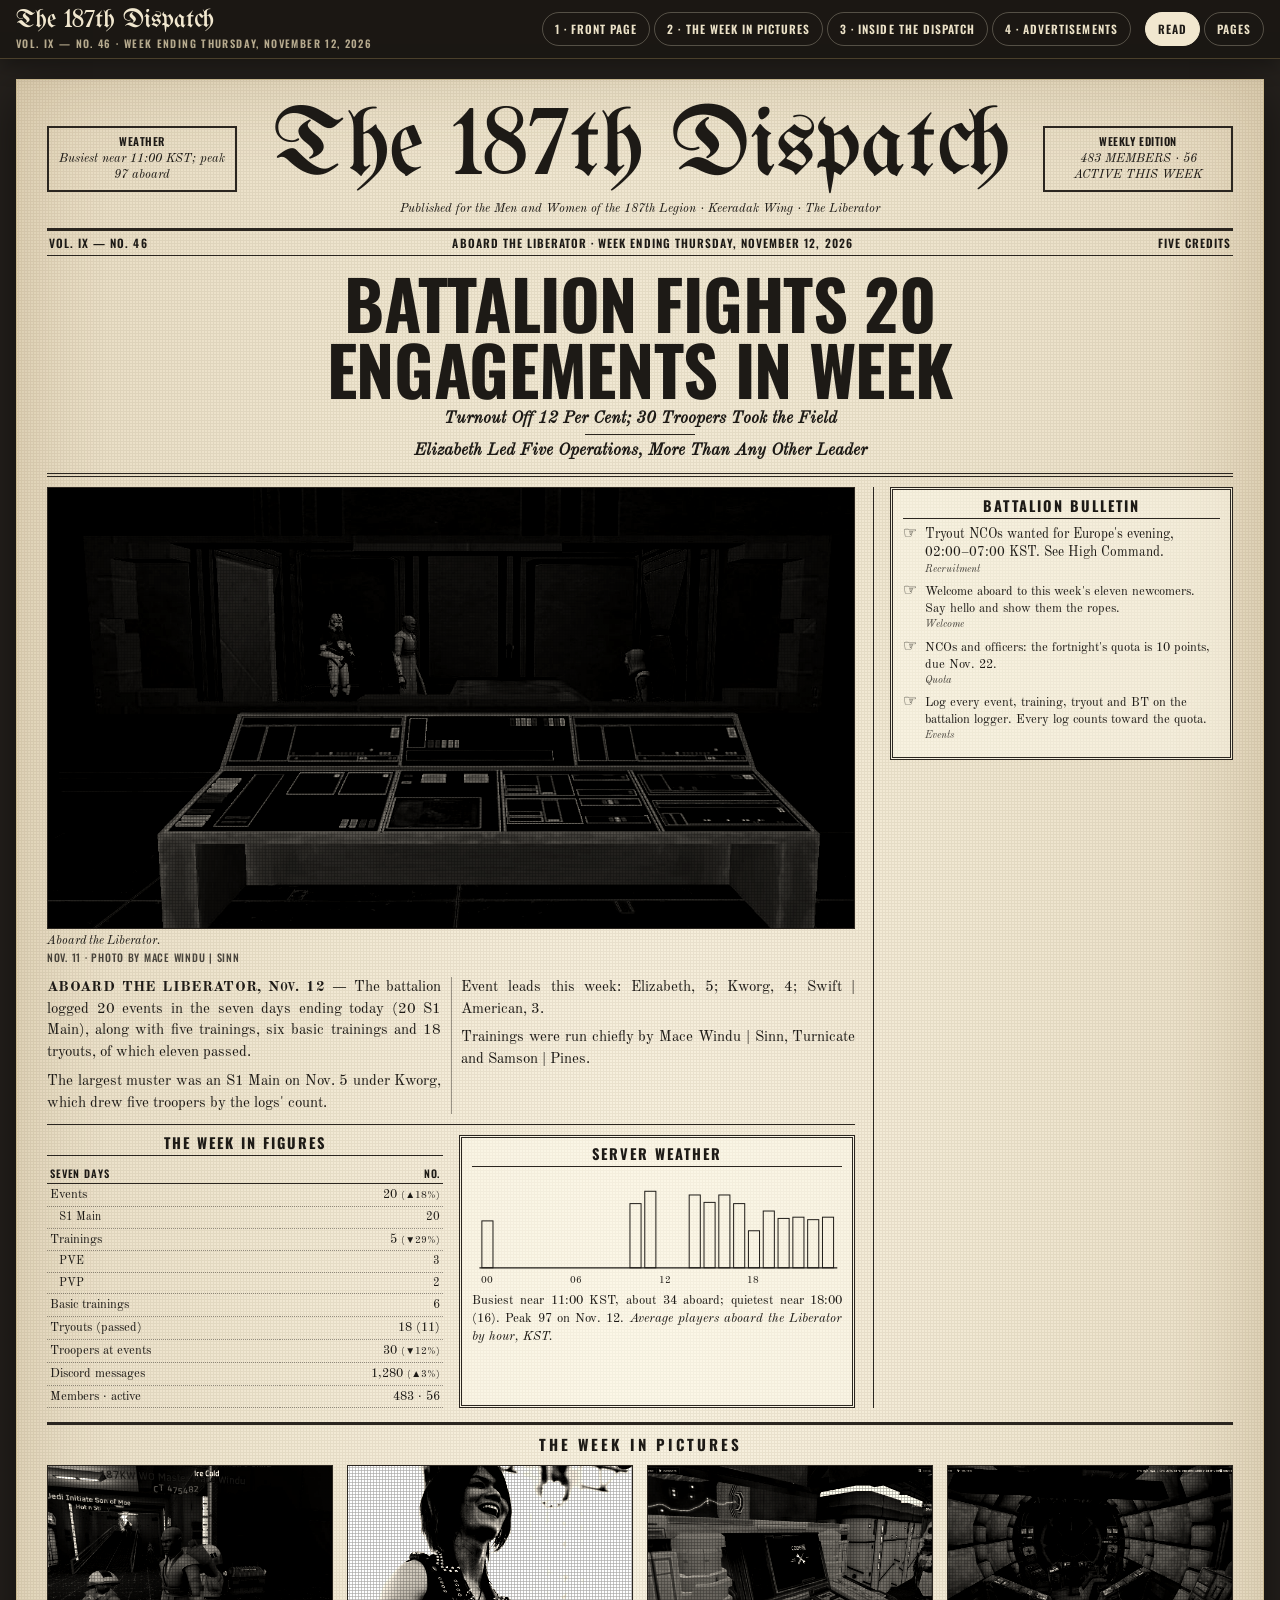
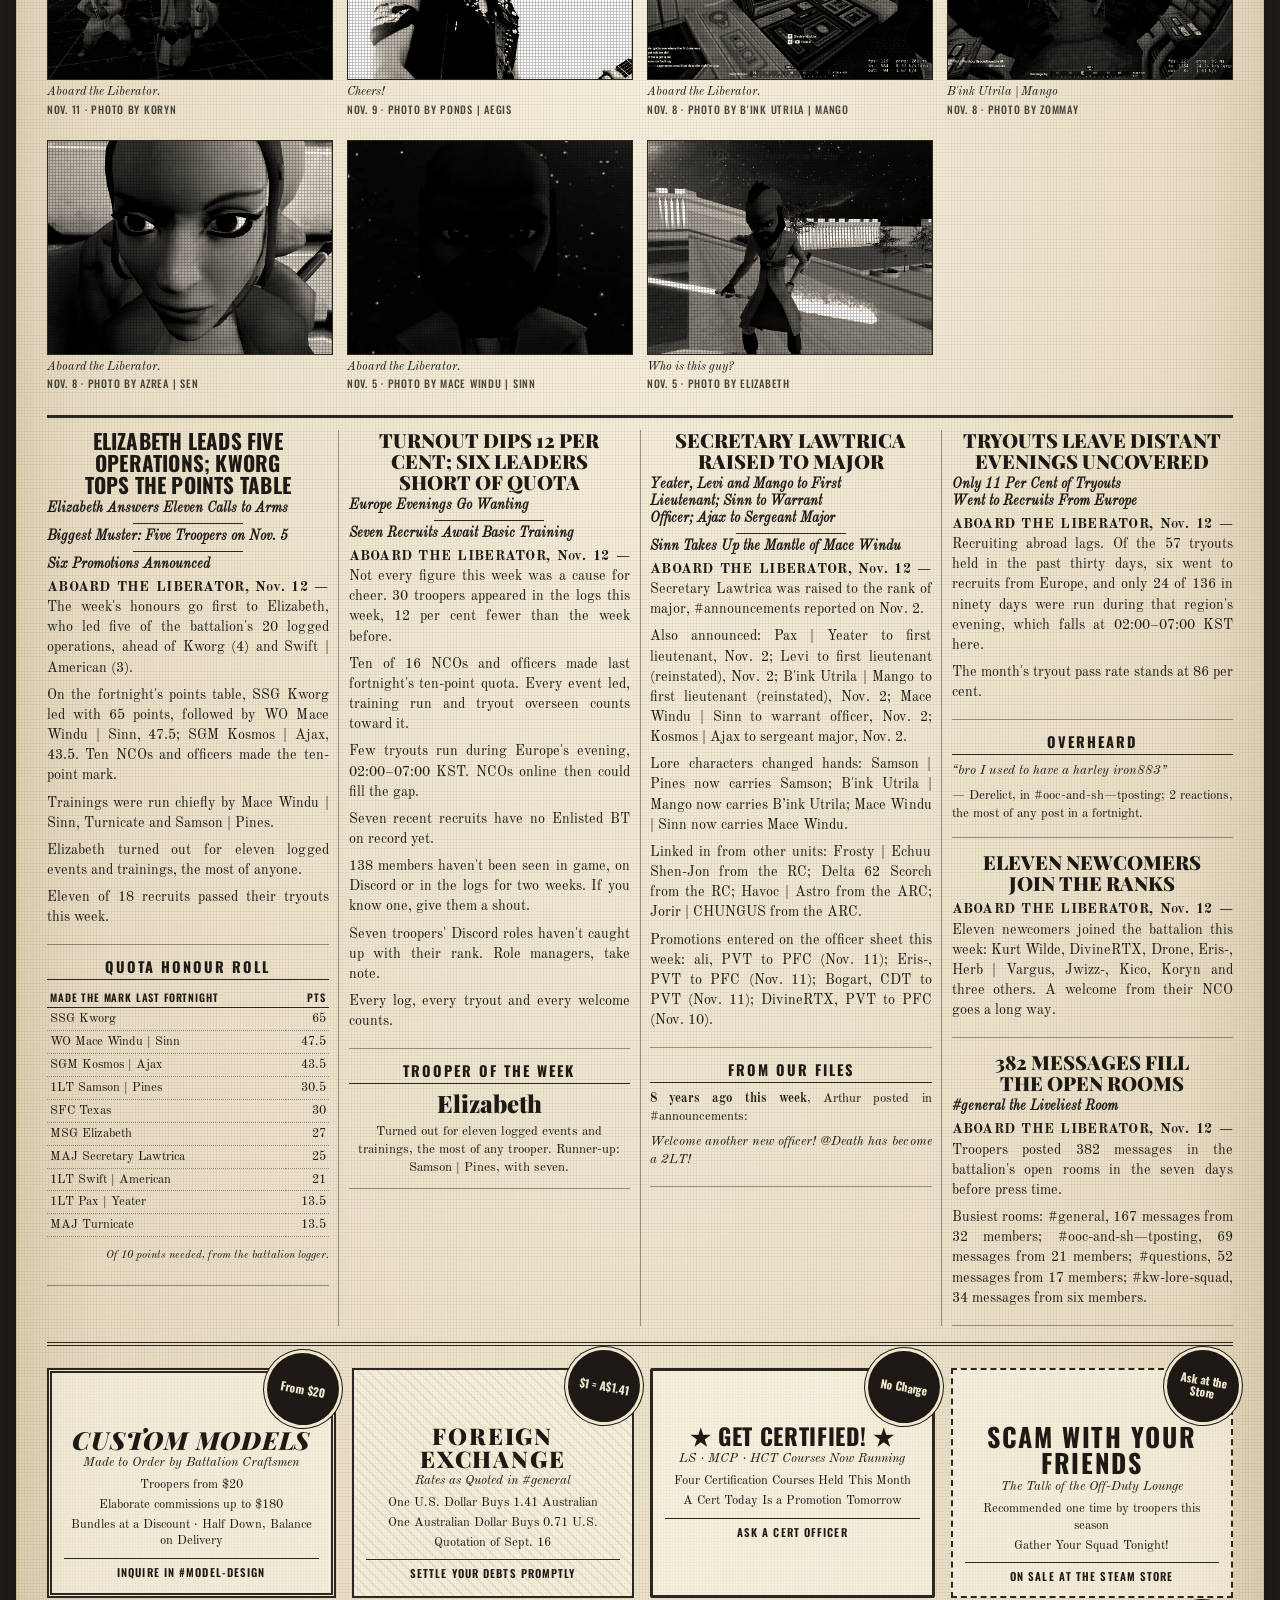
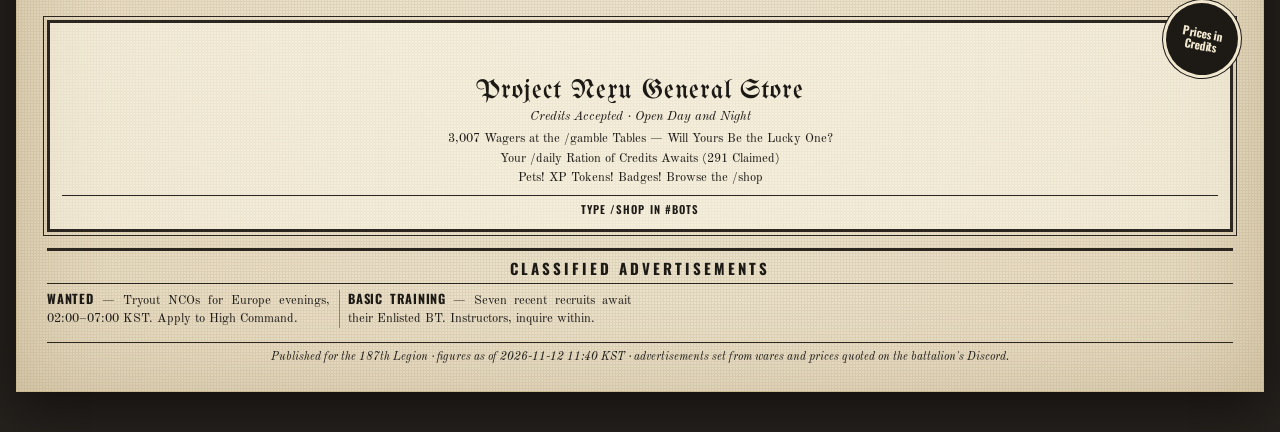
<file: index.html>
<!doctype html><html lang="en"><head><meta charset="utf-8"><meta name="viewport" content="width=device-width, initial-scale=1, viewport-fit=cover"><meta name="robots" content="noindex, nofollow"><title>The 187th Dispatch, No. 46</title><link rel="stylesheet" href="fonts.css"><link rel="stylesheet" href="style.css"></head><body><header class="rd-bar"><div class="rd-brand"><span class="rd-mast">The 187th Dispatch</span><span class="rd-ed">Vol. IX — No. 46 · Week Ending Thursday, November 12, 2026</span></div><nav class="rd-tabs" aria-label="Pages"><button class="rd-tab" type="button" aria-current="false">1 · Front Page</button><button class="rd-tab" type="button" aria-current="false">2 · The Week in Pictures</button><button class="rd-tab" type="button" aria-current="false">3 · Inside the Dispatch</button><button class="rd-tab" type="button" aria-current="false">4 · Advertisements</button></nav><div class="rd-group" role="group" aria-label="View"><button class="rd-btn" type="button" data-mode="read" aria-pressed="true">Read</button><button class="rd-btn" type="button" data-mode="pages" aria-pressed="false">Pages</button></div><div class="rd-group rd-zoom" role="group" aria-label="Zoom" hidden><button class="rd-btn rd-zout" type="button" aria-label="Zoom out">−</button><button class="rd-btn rd-zfit" type="button" aria-label="Fit the page to the screen">Fit</button><button class="rd-btn rd-zin" type="button" aria-label="Zoom in">+</button></div></header><div class="rd-hint" role="status" hidden>Double-tap a column to zoom in, and swipe to turn the page. “Read” scrolls the whole paper.</div><main><div class="rd-book" hidden><section class="rd-page" data-title="Front Page" aria-label="Page 1 of 4: Front Page"><div class="rd-frame"><article class="paper np-sheet" lang="en"><div class="np-top"><div class="np-ear">WEATHER<b>Busiest near 11:00 KST; peak 97 aboard</b></div><div><h1 class="np-title">The 187th Dispatch</h1><div class="np-motto">Published for the Men and Women of the 187th Legion · Keeradak Wing · The Liberator</div></div><div class="np-ear">WEEKLY EDITION<b>483 MEMBERS · 56 ACTIVE THIS WEEK</b></div></div><div class="np-folio"><span>Vol. IX — No. 46</span><span>Aboard the Liberator · WEEK ENDING THURSDAY, NOVEMBER 12, 2026</span><span>FIVE CREDITS</span></div><h2 class="np-banner">BATTALION FIGHTS 20 ENGAGEMENTS IN WEEK</h2><div class="np-decks"><div class="np-deck">Turnout Off 12 Per Cent; 30 Troopers Took the Field</div><div class="np-deck">Elizabeth Led Five Operations, More Than Any Other Leader</div></div><div class="np-toprow"><section class="np-lead"><figure class="np-photo np-leadphoto"><div class="np-ph"><img src="media/1570035924157341808-0.jpg" alt="Aboard the Liberator." width="1149" height="675"></div><figcaption>Aboard the Liberator.<span class="np-credit">Nov. 11 · Photo by Mace Windu | Sinn</span></figcaption></figure><div class="np-body"><p><span class="np-dateline">ABOARD THE LIBERATOR, Nov. 12 —</span> The battalion logged 20 events in the seven days ending today (20 S1 Main), along with five trainings, six basic trainings and 18 tryouts, of which eleven passed.</p><p>The largest muster was an S1 Main on Nov. 5 under Kworg, which drew five troopers by the logs&#x27; count.</p><p>Event leads this week: Elizabeth, 5; Kworg, 4; Swift | American, 3.</p><p>Trainings were run chiefly by Mace Windu | Sinn, Turnicate and Samson | Pines.</p></div><div class="np-under"><div class="np-col"><h3 class="np-label">The Week in Figures</h3><table class="np-table"><tr><th>Seven days</th><th class="n">No.</th></tr><tr><td>Events</td><td class="n">20 <span style="font-size:10px">(▲18%)</span></td></tr><tr class="sub"><td>S1 Main</td><td class="n">20</td></tr><tr><td>Trainings</td><td class="n">5 <span style="font-size:10px">(▼29%)</span></td></tr><tr class="sub"><td>PVE</td><td class="n">3</td></tr><tr class="sub"><td>PVP</td><td class="n">2</td></tr><tr><td>Basic trainings</td><td class="n">6</td></tr><tr><td>Tryouts (passed)</td><td class="n">18 (11)</td></tr><tr><td>Troopers at events</td><td class="n">30 <span style="font-size:10px">(▼12%)</span></td></tr><tr><td>Discord messages</td><td class="n">1,280 <span style="font-size:10px">(▲3%)</span></td></tr><tr><td>Members · active</td><td class="n">483 · 56</td></tr></table></div><div class="np-box np-weather"><h3>Server Weather</h3><svg viewBox="0 0 300 92" role="img" aria-label="Average players aboard by hour"><defs><pattern id="npw" width="3" height="3" patternUnits="userSpaceOnUse" patternTransform="rotate(-45)"><line x1="0" y1="0" x2="0" y2="3" stroke="#1d1a16" stroke-width="1"/></pattern></defs><line x1="6" y1="76" x2="296" y2="76" stroke="#1d1a16" stroke-width="1"/><rect x="8" y="38" width="9" height="38" fill="url(#npw)" stroke="#1d1a16" stroke-width=".8"/><rect x="128" y="24" width="9" height="52" fill="url(#npw)" stroke="#1d1a16" stroke-width=".8"/><rect x="140" y="14" width="9" height="62" fill="url(#npw)" stroke="#1d1a16" stroke-width=".8"/><rect x="176" y="17" width="9" height="59" fill="url(#npw)" stroke="#1d1a16" stroke-width=".8"/><rect x="188" y="23" width="9" height="53" fill="url(#npw)" stroke="#1d1a16" stroke-width=".8"/><rect x="200" y="17" width="9" height="59" fill="url(#npw)" stroke="#1d1a16" stroke-width=".8"/><rect x="212" y="24" width="9" height="52" fill="url(#npw)" stroke="#1d1a16" stroke-width=".8"/><rect x="224" y="46" width="9" height="30" fill="url(#npw)" stroke="#1d1a16" stroke-width=".8"/><rect x="236" y="30" width="9" height="46" fill="url(#npw)" stroke="#1d1a16" stroke-width=".8"/><rect x="248" y="36" width="9" height="40" fill="url(#npw)" stroke="#1d1a16" stroke-width=".8"/><rect x="260" y="35" width="9" height="41" fill="url(#npw)" stroke="#1d1a16" stroke-width=".8"/><rect x="272" y="37" width="9" height="39" fill="url(#npw)" stroke="#1d1a16" stroke-width=".8"/><rect x="284" y="35" width="9" height="41" fill="url(#npw)" stroke="#1d1a16" stroke-width=".8"/><text x="12" y="88" font-size="8" text-anchor="middle" fill="#1d1a16">00</text><text x="84" y="88" font-size="8" text-anchor="middle" fill="#1d1a16">06</text><text x="156" y="88" font-size="8" text-anchor="middle" fill="#1d1a16">12</text><text x="228" y="88" font-size="8" text-anchor="middle" fill="#1d1a16">18</text></svg><p>Busiest near 11:00 KST, about 34 aboard; quietest near 18:00 (16). Peak 97 on Nov. 12. <i>Average players aboard the Liberator by hour, KST.</i></p></div></div></section><aside class="np-side"><div class="np-box np-orders"><h3>Battalion Bulletin</h3><ol><li class="np-p2">Tryout NCOs wanted for Europe&#x27;s evening, 02:00–07:00 KST. See High Command.<div class="np-from">Recruitment</div></li><li class="np-p3">Welcome aboard to this week&#x27;s eleven newcomers. Say hello and show them the ropes.<div class="np-from">Welcome</div></li><li class="np-p3">NCOs and officers: the fortnight&#x27;s quota is 10 points, due Nov. 22.<div class="np-from">Quota</div></li><li class="np-p3">Log every event, training, tryout and BT on the battalion logger. Every log counts toward the quota.<div class="np-from">Events</div></li></ol></div></aside></div></article></div></section><section class="rd-page" data-title="The Week in Pictures" aria-label="Page 2 of 4: The Week in Pictures"><div class="rd-frame"><article class="paper np-sheet" lang="en"><div class="np-run"><span class="np-run-t">The 187th Dispatch</span><span>WEEK ENDING THURSDAY, NOVEMBER 12, 2026</span><span>Page 2</span></div><section class="np-gallery"><h3>The Week in Pictures</h3><div class="np-grid"><figure class="np-photo"><div class="np-ph"><img src="media/1570026895196688478-0.jpg" alt="Aboard the Liberator." width="968" height="939"></div><figcaption>Aboard the Liberator.<span class="np-credit">Nov. 11 · Photo by Koryn</span></figcaption></figure><figure class="np-photo"><div class="np-ph"><img src="media/1569346365257945179-0.jpg" alt="Cheers!" width="1066" height="1600"></div><figcaption>Cheers!<span class="np-credit">Nov. 9 · Photo by Ponds | Aegis</span></figcaption></figure><figure class="np-photo"><div class="np-ph"><img src="media/1568956717868253254-0.jpg" alt="Aboard the Liberator." width="1400" height="788"></div><figcaption>Aboard the Liberator.<span class="np-credit">Nov. 8 · Photo by B&#x27;ink Utrila | Mango</span></figcaption></figure><figure class="np-photo"><div class="np-ph"><img src="media/1568953820392718377-0.jpg" alt="B&#x27;ink Utrila | Mango" width="1400" height="787"></div><figcaption>B&#x27;ink Utrila | Mango<span class="np-credit">Nov. 8 · Photo by Zommay</span></figcaption></figure><figure class="np-photo"><div class="np-ph"><img src="media/1568915074289246318-0.jpg" alt="Aboard the Liberator." width="1400" height="726"></div><figcaption>Aboard the Liberator.<span class="np-credit">Nov. 8 · Photo by Azrea | Sen</span></figcaption></figure><figure class="np-photo"><div class="np-ph"><img src="media/1567772022300475429-0.jpg" alt="Aboard the Liberator." width="984" height="918"></div><figcaption>Aboard the Liberator.<span class="np-credit">Nov. 5 · Photo by Mace Windu | Sinn</span></figcaption></figure><figure class="np-photo"><div class="np-ph"><img src="media/1567771844293951620-0.jpg" alt="Who is this guy?" width="1400" height="671"></div><figcaption>Who is this guy?<span class="np-credit">Nov. 5 · Photo by Elizabeth</span></figcaption></figure></div></section></article></div></section><section class="rd-page" data-title="Inside the Dispatch" aria-label="Page 3 of 4: Inside the Dispatch"><div class="rd-frame"><article class="paper np-sheet" lang="en"><div class="np-run"><span class="np-run-t">The 187th Dispatch</span><span>WEEK ENDING THURSDAY, NOVEMBER 12, 2026</span><span>Page 3</span></div><div class="np-cols"><div class="np-col sports"><h3 class="np-head">ELIZABETH LEADS FIVE OPERATIONS; KWORG TOPS THE POINTS TABLE</h3><div class="np-deck">Elizabeth Answers Eleven Calls to Arms</div><div class="np-deck">Biggest Muster: Five Troopers on Nov. 5</div><div class="np-deck">Six Promotions Announced</div><div class="np-body"><p><span class="np-dateline">ABOARD THE LIBERATOR, Nov. 12 —</span> The week&#x27;s honours go first to Elizabeth, who led five of the battalion&#x27;s 20 logged operations, ahead of Kworg (4) and Swift | American (3).</p><p>On the fortnight&#x27;s points table, SSG Kworg led with 65 points, followed by WO Mace Windu | Sinn, 47.5; SGM Kosmos | Ajax, 43.5. Ten NCOs and officers made the ten-point mark.</p><p>Trainings were run chiefly by Mace Windu | Sinn, Turnicate and Samson | Pines.</p><p>Elizabeth turned out for eleven logged events and trainings, the most of anyone.</p><p>Eleven of 18 recruits passed their tryouts this week.</p></div></div><div class="np-col"><h3 class="np-label">Quota Honour Roll</h3><table class="np-table"><tr><th>Made the mark last fortnight</th><th class="n">Pts</th></tr><tr><td>SSG Kworg</td><td class="n">65</td></tr><tr><td>WO Mace Windu | Sinn</td><td class="n">47.5</td></tr><tr><td>SGM Kosmos | Ajax</td><td class="n">43.5</td></tr><tr><td>1LT Samson | Pines</td><td class="n">30.5</td></tr><tr><td>SFC Texas</td><td class="n">30</td></tr><tr><td>MSG Elizabeth</td><td class="n">27</td></tr><tr><td>MAJ Secretary Lawtrica</td><td class="n">25</td></tr><tr><td>1LT Swift | American</td><td class="n">21</td></tr><tr><td>1LT Pax | Yeater</td><td class="n">13.5</td></tr><tr><td>MAJ Turnicate</td><td class="n">13.5</td></tr></table><p class="np-src">Of 10 points needed, from the battalion logger.</p></div><div class="np-col news"><h3 class="np-head">TURNOUT DIPS 12 PER CENT; SIX LEADERS SHORT OF QUOTA</h3><div class="np-deck">Europe Evenings Go Wanting</div><div class="np-deck">Seven Recruits Await Basic Training</div><div class="np-body"><p><span class="np-dateline">ABOARD THE LIBERATOR, Nov. 12 —</span> Not every figure this week was a cause for cheer. 30 troopers appeared in the logs this week, 12 per cent fewer than the week before.</p><p>Ten of 16 NCOs and officers made last fortnight&#x27;s ten-point quota. Every event led, training run and tryout overseen counts toward it.</p><p>Few tryouts run during Europe&#x27;s evening, 02:00–07:00 KST. NCOs online then could fill the gap.</p><p>Seven recent recruits have no Enlisted BT on record yet.</p><p>138 members haven&#x27;t been seen in game, on Discord or in the logs for two weeks. If you know one, give them a shout.</p><p>Seven troopers&#x27; Discord roles haven&#x27;t caught up with their rank. Role managers, take note.</p><p>Every log, every tryout and every welcome counts.</p></div></div><div class="np-col np-tow"><h3 class="np-label">Trooper of the Week</h3><div class="np-tow-name">Elizabeth</div><p>Turned out for eleven logged events and trainings, the most of any trooper. Runner-up: Samson | Pines, with seven.</p></div><div class="np-col society"><h3 class="np-head">SECRETARY LAWTRICA RAISED TO MAJOR</h3><div class="np-deck">Yeater, Levi and Mango to First Lieutenant; Sinn to Warrant Officer; Ajax to Sergeant Major</div><div class="np-deck">Sinn Takes Up the Mantle of Mace Windu</div><div class="np-body"><p><span class="np-dateline">ABOARD THE LIBERATOR, Nov. 12 —</span> Secretary Lawtrica was raised to the rank of major, #announcements reported on Nov. 2.</p><p>Also announced: Pax | Yeater to first lieutenant, Nov. 2; Levi to first lieutenant (reinstated), Nov. 2; B&#x27;ink Utrila | Mango to first lieutenant (reinstated), Nov. 2; Mace Windu | Sinn to warrant officer, Nov. 2; Kosmos | Ajax to sergeant major, Nov. 2.</p><p>Lore characters changed hands: Samson | Pines now carries Samson; B&#x27;ink Utrila | Mango now carries B’ink Utrila; Mace Windu | Sinn now carries Mace Windu.</p><p>Linked in from other units: Frosty | Echuu Shen-Jon from the RC; Delta 62 Scorch from the RC; Havoc | Astro from the ARC; Jorir | CHUNGUS from the ARC.</p><p>Promotions entered on the officer sheet this week: ali, PVT to PFC (Nov. 11); Eris-, PVT to PFC (Nov. 11); Bogart, CDT to PVT (Nov. 11); DivineRTX, PVT to PFC (Nov. 10).</p></div></div><div class="np-col np-files"><h3 class="np-label">From Our Files</h3><p><b>8 years ago this week</b>, Arthur posted in #announcements:</p><blockquote>Welcome another new officer! @Death has become a 2LT!</blockquote></div><div class="np-col news"><h3 class="np-head">TRYOUTS LEAVE DISTANT EVENINGS UNCOVERED</h3><div class="np-deck">Only 11 Per Cent of Tryouts Went to Recruits From Europe</div><div class="np-body"><p><span class="np-dateline">ABOARD THE LIBERATOR, Nov. 12 —</span> Recruiting abroad lags. Of the 57 tryouts held in the past thirty days, six went to recruits from Europe, and only 24 of 136 in ninety days were run during that region&#x27;s evening, which falls at 02:00–07:00 KST here.</p><p>The month&#x27;s tryout pass rate stands at 86 per cent.</p></div></div><div class="np-col np-quote"><h3 class="np-label">Overheard</h3><blockquote>“bro I used to have a harley iron883”</blockquote><p>— Derelict, in #ooc-and-sh—tposting; 2 reactions, the most of any post in a fortnight.</p></div><div class="np-col society"><h3 class="np-head">ELEVEN NEWCOMERS JOIN THE RANKS</h3><div class="np-body"><p><span class="np-dateline">ABOARD THE LIBERATOR, Nov. 12 —</span> Eleven newcomers joined the battalion this week: Kurt Wilde, DivineRTX, Drone, Eris-, Herb | Vargus, Jwizz-, Kico, Koryn and three others. A welcome from their NCO goes a long way.</p></div></div><div class="np-col society"><h3 class="np-head">382 MESSAGES FILL THE OPEN ROOMS</h3><div class="np-deck">#general the Liveliest Room</div><div class="np-body"><p><span class="np-dateline">ABOARD THE LIBERATOR, Nov. 12 —</span> Troopers posted 382 messages in the battalion&#x27;s open rooms in the seven days before press time.</p><p>Busiest rooms: #general, 167 messages from 32 members; #ooc-and-sh—tposting, 69 messages from 21 members; #questions, 52 messages from 17 members; #kw-lore-squad, 34 messages from six members.</p></div></div></div></article></div></section><section class="rd-page" data-title="Advertisements" aria-label="Page 4 of 4: Advertisements"><div class="rd-frame"><article class="paper np-sheet" lang="en"><div class="np-run"><span class="np-run-t">The 187th Dispatch</span><span>WEEK ENDING THURSDAY, NOVEMBER 12, 2026</span><span>Page 4</span></div><div class="np-ads"><div class="np-ad k-commission"><div class="price">From $20</div><div class="ah">CUSTOM MODELS</div><div class="as">Made to Order by Battalion Craftsmen</div><div class="al">Troopers from $20</div><div class="al">Elaborate commissions up to $180</div><div class="al">Bundles at a Discount · Half Down, Balance on Delivery</div><div class="ac">Inquire in #model-design</div></div><div class="np-ad k-fx"><div class="price">$1 = A$1.41</div><div class="ah">FOREIGN EXCHANGE</div><div class="as">Rates as Quoted in #general</div><div class="al">One U.S. Dollar Buys 1.41 Australian</div><div class="al">One Australian Dollar Buys 0.71 U.S.</div><div class="al">Quotation of Sept. 16</div><div class="ac">Settle Your Debts Promptly</div></div><div class="np-ad k-school"><div class="price">No Charge</div><div class="ah">GET CERTIFIED!</div><div class="as">LS · MCP · HCT Courses Now Running</div><div class="al">Four Certification Courses Held This Month</div><div class="al">A Cert Today Is a Promotion Tomorrow</div><div class="ac">Ask a Cert Officer</div></div><div class="np-ad k-game"><div class="price">Ask at the Store</div><div class="ah">SCAM WITH YOUR FRIENDS</div><div class="as">The Talk of the Off-Duty Lounge</div><div class="al">Recommended one time by troopers this season</div><div class="al">Gather Your Squad Tonight!</div><div class="ac">On Sale at the Steam Store</div></div><div class="np-ad k-nexu"><div class="price">Prices in Credits</div><div class="ah">Project Nexu General Store</div><div class="as">Credits Accepted · Open Day and Night</div><div class="al">3,007 Wagers at the /gamble Tables — Will Yours Be the Lucky One?</div><div class="al">Your /daily Ration of Credits Awaits (291 Claimed)</div><div class="al">Pets! XP Tokens! Badges! Browse the /shop</div><div class="ac">Type /shop in #bots</div></div></div><div class="np-class"><h3>Classified Advertisements</h3><p><b>WANTED</b> — Tryout NCOs for Europe evenings, 02:00–07:00 KST. Apply to High Command.</p><p><b>BASIC TRAINING</b> — Seven recent recruits await their Enlisted BT. Instructors, inquire within.</p></div><div class="np-foot">Published for the 187th Legion · figures as of 2026-11-12 11:40 KST · advertisements set from wares and prices quoted on the battalion's Discord.</div></article></div></section></div><div class="rd-read"><article class="paper" lang="en"><div class="np-top"><div class="np-ear">WEATHER<b>Busiest near 11:00 KST; peak 97 aboard</b></div><div><h1 class="np-title">The 187th Dispatch</h1><div class="np-motto">Published for the Men and Women of the 187th Legion · Keeradak Wing · The Liberator</div></div><div class="np-ear">WEEKLY EDITION<b>483 MEMBERS · 56 ACTIVE THIS WEEK</b></div></div><div class="np-folio"><span>Vol. IX — No. 46</span><span>Aboard the Liberator · WEEK ENDING THURSDAY, NOVEMBER 12, 2026</span><span>FIVE CREDITS</span></div><h2 class="np-banner">BATTALION FIGHTS 20 ENGAGEMENTS IN WEEK</h2><div class="np-decks"><div class="np-deck">Turnout Off 12 Per Cent; 30 Troopers Took the Field</div><div class="np-deck">Elizabeth Led Five Operations, More Than Any Other Leader</div></div><div class="np-toprow"><section class="np-lead"><figure class="np-photo np-leadphoto"><div class="np-ph"><img src="media/1570035924157341808-0.jpg" alt="Aboard the Liberator." width="1149" height="675" loading="lazy"></div><figcaption>Aboard the Liberator.<span class="np-credit">Nov. 11 · Photo by Mace Windu | Sinn</span></figcaption></figure><div class="np-body"><p><span class="np-dateline">ABOARD THE LIBERATOR, Nov. 12 —</span> The battalion logged 20 events in the seven days ending today (20 S1 Main), along with five trainings, six basic trainings and 18 tryouts, of which eleven passed.</p><p>The largest muster was an S1 Main on Nov. 5 under Kworg, which drew five troopers by the logs&#x27; count.</p><p>Event leads this week: Elizabeth, 5; Kworg, 4; Swift | American, 3.</p><p>Trainings were run chiefly by Mace Windu | Sinn, Turnicate and Samson | Pines.</p></div><div class="np-under"><div class="np-col"><h3 class="np-label">The Week in Figures</h3><table class="np-table"><tr><th>Seven days</th><th class="n">No.</th></tr><tr><td>Events</td><td class="n">20 <span style="font-size:10px">(▲18%)</span></td></tr><tr class="sub"><td>S1 Main</td><td class="n">20</td></tr><tr><td>Trainings</td><td class="n">5 <span style="font-size:10px">(▼29%)</span></td></tr><tr class="sub"><td>PVE</td><td class="n">3</td></tr><tr class="sub"><td>PVP</td><td class="n">2</td></tr><tr><td>Basic trainings</td><td class="n">6</td></tr><tr><td>Tryouts (passed)</td><td class="n">18 (11)</td></tr><tr><td>Troopers at events</td><td class="n">30 <span style="font-size:10px">(▼12%)</span></td></tr><tr><td>Discord messages</td><td class="n">1,280 <span style="font-size:10px">(▲3%)</span></td></tr><tr><td>Members · active</td><td class="n">483 · 56</td></tr></table></div><div class="np-box np-weather"><h3>Server Weather</h3><svg viewBox="0 0 300 92" role="img" aria-label="Average players aboard by hour"><defs><pattern id="npw" width="3" height="3" patternUnits="userSpaceOnUse" patternTransform="rotate(-45)"><line x1="0" y1="0" x2="0" y2="3" stroke="#1d1a16" stroke-width="1"/></pattern></defs><line x1="6" y1="76" x2="296" y2="76" stroke="#1d1a16" stroke-width="1"/><rect x="8" y="38" width="9" height="38" fill="url(#npw)" stroke="#1d1a16" stroke-width=".8"/><rect x="128" y="24" width="9" height="52" fill="url(#npw)" stroke="#1d1a16" stroke-width=".8"/><rect x="140" y="14" width="9" height="62" fill="url(#npw)" stroke="#1d1a16" stroke-width=".8"/><rect x="176" y="17" width="9" height="59" fill="url(#npw)" stroke="#1d1a16" stroke-width=".8"/><rect x="188" y="23" width="9" height="53" fill="url(#npw)" stroke="#1d1a16" stroke-width=".8"/><rect x="200" y="17" width="9" height="59" fill="url(#npw)" stroke="#1d1a16" stroke-width=".8"/><rect x="212" y="24" width="9" height="52" fill="url(#npw)" stroke="#1d1a16" stroke-width=".8"/><rect x="224" y="46" width="9" height="30" fill="url(#npw)" stroke="#1d1a16" stroke-width=".8"/><rect x="236" y="30" width="9" height="46" fill="url(#npw)" stroke="#1d1a16" stroke-width=".8"/><rect x="248" y="36" width="9" height="40" fill="url(#npw)" stroke="#1d1a16" stroke-width=".8"/><rect x="260" y="35" width="9" height="41" fill="url(#npw)" stroke="#1d1a16" stroke-width=".8"/><rect x="272" y="37" width="9" height="39" fill="url(#npw)" stroke="#1d1a16" stroke-width=".8"/><rect x="284" y="35" width="9" height="41" fill="url(#npw)" stroke="#1d1a16" stroke-width=".8"/><text x="12" y="88" font-size="8" text-anchor="middle" fill="#1d1a16">00</text><text x="84" y="88" font-size="8" text-anchor="middle" fill="#1d1a16">06</text><text x="156" y="88" font-size="8" text-anchor="middle" fill="#1d1a16">12</text><text x="228" y="88" font-size="8" text-anchor="middle" fill="#1d1a16">18</text></svg><p>Busiest near 11:00 KST, about 34 aboard; quietest near 18:00 (16). Peak 97 on Nov. 12. <i>Average players aboard the Liberator by hour, KST.</i></p></div></div></section><aside class="np-side"><div class="np-box np-orders"><h3>Battalion Bulletin</h3><ol><li class="np-p2">Tryout NCOs wanted for Europe&#x27;s evening, 02:00–07:00 KST. See High Command.<div class="np-from">Recruitment</div></li><li class="np-p3">Welcome aboard to this week&#x27;s eleven newcomers. Say hello and show them the ropes.<div class="np-from">Welcome</div></li><li class="np-p3">NCOs and officers: the fortnight&#x27;s quota is 10 points, due Nov. 22.<div class="np-from">Quota</div></li><li class="np-p3">Log every event, training, tryout and BT on the battalion logger. Every log counts toward the quota.<div class="np-from">Events</div></li></ol></div></aside></div><section class="np-gallery"><h3>The Week in Pictures</h3><div class="np-grid"><figure class="np-photo"><div class="np-ph"><img src="media/1570026895196688478-0.jpg" alt="Aboard the Liberator." width="968" height="939" loading="lazy"></div><figcaption>Aboard the Liberator.<span class="np-credit">Nov. 11 · Photo by Koryn</span></figcaption></figure><figure class="np-photo"><div class="np-ph"><img src="media/1569346365257945179-0.jpg" alt="Cheers!" width="1066" height="1600" loading="lazy"></div><figcaption>Cheers!<span class="np-credit">Nov. 9 · Photo by Ponds | Aegis</span></figcaption></figure><figure class="np-photo"><div class="np-ph"><img src="media/1568956717868253254-0.jpg" alt="Aboard the Liberator." width="1400" height="788" loading="lazy"></div><figcaption>Aboard the Liberator.<span class="np-credit">Nov. 8 · Photo by B&#x27;ink Utrila | Mango</span></figcaption></figure><figure class="np-photo"><div class="np-ph"><img src="media/1568953820392718377-0.jpg" alt="B&#x27;ink Utrila | Mango" width="1400" height="787" loading="lazy"></div><figcaption>B&#x27;ink Utrila | Mango<span class="np-credit">Nov. 8 · Photo by Zommay</span></figcaption></figure><figure class="np-photo"><div class="np-ph"><img src="media/1568915074289246318-0.jpg" alt="Aboard the Liberator." width="1400" height="726" loading="lazy"></div><figcaption>Aboard the Liberator.<span class="np-credit">Nov. 8 · Photo by Azrea | Sen</span></figcaption></figure><figure class="np-photo"><div class="np-ph"><img src="media/1567772022300475429-0.jpg" alt="Aboard the Liberator." width="984" height="918" loading="lazy"></div><figcaption>Aboard the Liberator.<span class="np-credit">Nov. 5 · Photo by Mace Windu | Sinn</span></figcaption></figure><figure class="np-photo"><div class="np-ph"><img src="media/1567771844293951620-0.jpg" alt="Who is this guy?" width="1400" height="671" loading="lazy"></div><figcaption>Who is this guy?<span class="np-credit">Nov. 5 · Photo by Elizabeth</span></figcaption></figure></div></section><div class="np-cols"><div class="np-col sports"><h3 class="np-head">ELIZABETH LEADS FIVE OPERATIONS; KWORG TOPS THE POINTS TABLE</h3><div class="np-deck">Elizabeth Answers Eleven Calls to Arms</div><div class="np-deck">Biggest Muster: Five Troopers on Nov. 5</div><div class="np-deck">Six Promotions Announced</div><div class="np-body"><p><span class="np-dateline">ABOARD THE LIBERATOR, Nov. 12 —</span> The week&#x27;s honours go first to Elizabeth, who led five of the battalion&#x27;s 20 logged operations, ahead of Kworg (4) and Swift | American (3).</p><p>On the fortnight&#x27;s points table, SSG Kworg led with 65 points, followed by WO Mace Windu | Sinn, 47.5; SGM Kosmos | Ajax, 43.5. Ten NCOs and officers made the ten-point mark.</p><p>Trainings were run chiefly by Mace Windu | Sinn, Turnicate and Samson | Pines.</p><p>Elizabeth turned out for eleven logged events and trainings, the most of anyone.</p><p>Eleven of 18 recruits passed their tryouts this week.</p></div></div><div class="np-col"><h3 class="np-label">Quota Honour Roll</h3><table class="np-table"><tr><th>Made the mark last fortnight</th><th class="n">Pts</th></tr><tr><td>SSG Kworg</td><td class="n">65</td></tr><tr><td>WO Mace Windu | Sinn</td><td class="n">47.5</td></tr><tr><td>SGM Kosmos | Ajax</td><td class="n">43.5</td></tr><tr><td>1LT Samson | Pines</td><td class="n">30.5</td></tr><tr><td>SFC Texas</td><td class="n">30</td></tr><tr><td>MSG Elizabeth</td><td class="n">27</td></tr><tr><td>MAJ Secretary Lawtrica</td><td class="n">25</td></tr><tr><td>1LT Swift | American</td><td class="n">21</td></tr><tr><td>1LT Pax | Yeater</td><td class="n">13.5</td></tr><tr><td>MAJ Turnicate</td><td class="n">13.5</td></tr></table><p class="np-src">Of 10 points needed, from the battalion logger.</p></div><div class="np-col news"><h3 class="np-head">TURNOUT DIPS 12 PER CENT; SIX LEADERS SHORT OF QUOTA</h3><div class="np-deck">Europe Evenings Go Wanting</div><div class="np-deck">Seven Recruits Await Basic Training</div><div class="np-body"><p><span class="np-dateline">ABOARD THE LIBERATOR, Nov. 12 —</span> Not every figure this week was a cause for cheer. 30 troopers appeared in the logs this week, 12 per cent fewer than the week before.</p><p>Ten of 16 NCOs and officers made last fortnight&#x27;s ten-point quota. Every event led, training run and tryout overseen counts toward it.</p><p>Few tryouts run during Europe&#x27;s evening, 02:00–07:00 KST. NCOs online then could fill the gap.</p><p>Seven recent recruits have no Enlisted BT on record yet.</p><p>138 members haven&#x27;t been seen in game, on Discord or in the logs for two weeks. If you know one, give them a shout.</p><p>Seven troopers&#x27; Discord roles haven&#x27;t caught up with their rank. Role managers, take note.</p><p>Every log, every tryout and every welcome counts.</p></div></div><div class="np-col np-tow"><h3 class="np-label">Trooper of the Week</h3><div class="np-tow-name">Elizabeth</div><p>Turned out for eleven logged events and trainings, the most of any trooper. Runner-up: Samson | Pines, with seven.</p></div><div class="np-col society"><h3 class="np-head">SECRETARY LAWTRICA RAISED TO MAJOR</h3><div class="np-deck">Yeater, Levi and Mango to First Lieutenant; Sinn to Warrant Officer; Ajax to Sergeant Major</div><div class="np-deck">Sinn Takes Up the Mantle of Mace Windu</div><div class="np-body"><p><span class="np-dateline">ABOARD THE LIBERATOR, Nov. 12 —</span> Secretary Lawtrica was raised to the rank of major, #announcements reported on Nov. 2.</p><p>Also announced: Pax | Yeater to first lieutenant, Nov. 2; Levi to first lieutenant (reinstated), Nov. 2; B&#x27;ink Utrila | Mango to first lieutenant (reinstated), Nov. 2; Mace Windu | Sinn to warrant officer, Nov. 2; Kosmos | Ajax to sergeant major, Nov. 2.</p><p>Lore characters changed hands: Samson | Pines now carries Samson; B&#x27;ink Utrila | Mango now carries B’ink Utrila; Mace Windu | Sinn now carries Mace Windu.</p><p>Linked in from other units: Frosty | Echuu Shen-Jon from the RC; Delta 62 Scorch from the RC; Havoc | Astro from the ARC; Jorir | CHUNGUS from the ARC.</p><p>Promotions entered on the officer sheet this week: ali, PVT to PFC (Nov. 11); Eris-, PVT to PFC (Nov. 11); Bogart, CDT to PVT (Nov. 11); DivineRTX, PVT to PFC (Nov. 10).</p></div></div><div class="np-col np-files"><h3 class="np-label">From Our Files</h3><p><b>8 years ago this week</b>, Arthur posted in #announcements:</p><blockquote>Welcome another new officer! @Death has become a 2LT!</blockquote></div><div class="np-col news"><h3 class="np-head">TRYOUTS LEAVE DISTANT EVENINGS UNCOVERED</h3><div class="np-deck">Only 11 Per Cent of Tryouts Went to Recruits From Europe</div><div class="np-body"><p><span class="np-dateline">ABOARD THE LIBERATOR, Nov. 12 —</span> Recruiting abroad lags. Of the 57 tryouts held in the past thirty days, six went to recruits from Europe, and only 24 of 136 in ninety days were run during that region&#x27;s evening, which falls at 02:00–07:00 KST here.</p><p>The month&#x27;s tryout pass rate stands at 86 per cent.</p></div></div><div class="np-col np-quote"><h3 class="np-label">Overheard</h3><blockquote>“bro I used to have a harley iron883”</blockquote><p>— Derelict, in #ooc-and-sh—tposting; 2 reactions, the most of any post in a fortnight.</p></div><div class="np-col society"><h3 class="np-head">ELEVEN NEWCOMERS JOIN THE RANKS</h3><div class="np-body"><p><span class="np-dateline">ABOARD THE LIBERATOR, Nov. 12 —</span> Eleven newcomers joined the battalion this week: Kurt Wilde, DivineRTX, Drone, Eris-, Herb | Vargus, Jwizz-, Kico, Koryn and three others. A welcome from their NCO goes a long way.</p></div></div><div class="np-col society"><h3 class="np-head">382 MESSAGES FILL THE OPEN ROOMS</h3><div class="np-deck">#general the Liveliest Room</div><div class="np-body"><p><span class="np-dateline">ABOARD THE LIBERATOR, Nov. 12 —</span> Troopers posted 382 messages in the battalion&#x27;s open rooms in the seven days before press time.</p><p>Busiest rooms: #general, 167 messages from 32 members; #ooc-and-sh—tposting, 69 messages from 21 members; #questions, 52 messages from 17 members; #kw-lore-squad, 34 messages from six members.</p></div></div></div><div class="np-ads"><div class="np-ad k-commission"><div class="price">From $20</div><div class="ah">CUSTOM MODELS</div><div class="as">Made to Order by Battalion Craftsmen</div><div class="al">Troopers from $20</div><div class="al">Elaborate commissions up to $180</div><div class="al">Bundles at a Discount · Half Down, Balance on Delivery</div><div class="ac">Inquire in #model-design</div></div><div class="np-ad k-fx"><div class="price">$1 = A$1.41</div><div class="ah">FOREIGN EXCHANGE</div><div class="as">Rates as Quoted in #general</div><div class="al">One U.S. Dollar Buys 1.41 Australian</div><div class="al">One Australian Dollar Buys 0.71 U.S.</div><div class="al">Quotation of Sept. 16</div><div class="ac">Settle Your Debts Promptly</div></div><div class="np-ad k-school"><div class="price">No Charge</div><div class="ah">GET CERTIFIED!</div><div class="as">LS · MCP · HCT Courses Now Running</div><div class="al">Four Certification Courses Held This Month</div><div class="al">A Cert Today Is a Promotion Tomorrow</div><div class="ac">Ask a Cert Officer</div></div><div class="np-ad k-game"><div class="price">Ask at the Store</div><div class="ah">SCAM WITH YOUR FRIENDS</div><div class="as">The Talk of the Off-Duty Lounge</div><div class="al">Recommended one time by troopers this season</div><div class="al">Gather Your Squad Tonight!</div><div class="ac">On Sale at the Steam Store</div></div><div class="np-ad k-nexu"><div class="price">Prices in Credits</div><div class="ah">Project Nexu General Store</div><div class="as">Credits Accepted · Open Day and Night</div><div class="al">3,007 Wagers at the /gamble Tables — Will Yours Be the Lucky One?</div><div class="al">Your /daily Ration of Credits Awaits (291 Claimed)</div><div class="al">Pets! XP Tokens! Badges! Browse the /shop</div><div class="ac">Type /shop in #bots</div></div></div><div class="np-class"><h3>Classified Advertisements</h3><p><b>WANTED</b> — Tryout NCOs for Europe evenings, 02:00–07:00 KST. Apply to High Command.</p><p><b>BASIC TRAINING</b> — Seven recent recruits await their Enlisted BT. Instructors, inquire within.</p></div><div class="np-foot">Published for the 187th Legion · figures as of 2026-11-12 11:40 KST · advertisements set from wares and prices quoted on the battalion's Discord.</div></article></div></main><nav class="rd-nav" aria-label="Turn the page" hidden><button class="rd-turn rd-prev" type="button" aria-label="Previous page">‹</button><span class="rd-count" aria-live="polite">Page 1 of 4</span><button class="rd-turn rd-next" type="button" aria-label="Next page">›</button></nav><script src="activity.js"></script><script src="reader.js"></script></body></html>
</file>
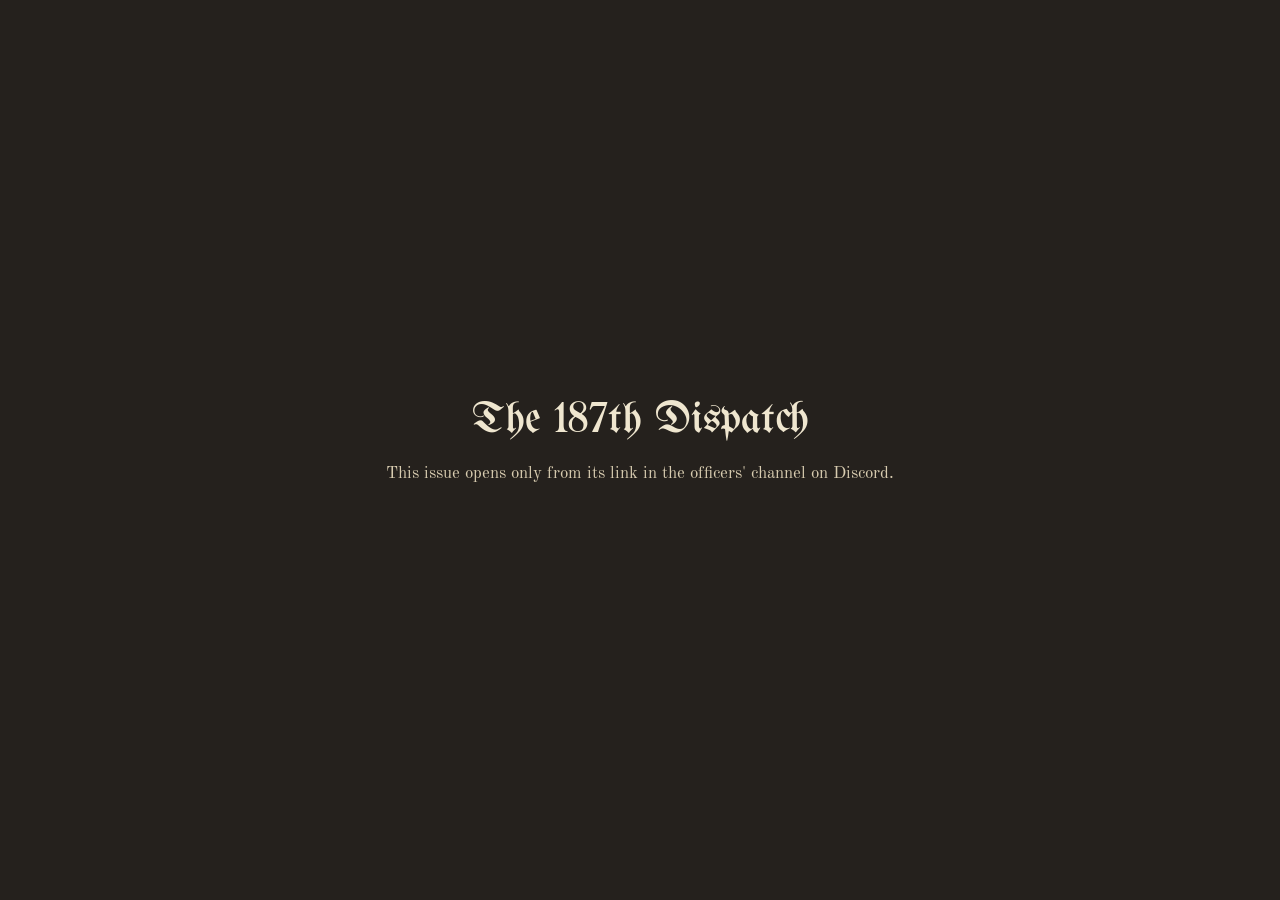
<file: officers/cbb0a6c83360a5a8/index.html>
<!doctype html>
<html lang="en"><head><meta charset="utf-8">
<meta name="viewport" content="width=device-width, initial-scale=1">
<meta name="robots" content="noindex, nofollow, noarchive">
<meta name="referrer" content="no-referrer">
<meta name="dispatch-stamp" content="2026-11-16T15:39:50">
<title>The 187th Dispatch · Officers' Edition</title>
<link rel="stylesheet" href="../../fonts.css">
<style>
:root{color-scheme:light}
body{margin:0;min-height:100vh;display:grid;place-items:center;background:#25211d;color:#d8ccb0;
  font:17px/1.5 'Old Standard TT',Georgia,serif;text-align:center;padding:24px;box-sizing:border-box}
h1{font:400 44px/1.1 'UnifrakturMaguntia',Georgia,serif;margin:0 0 10px;color:#efe6cf}
</style></head>
<body><main><h1>The 187th Dispatch</h1><p id="note">Opening the officers' edition…</p></main>
<script type="application/octet-stream" id="issue">/xSCs9B92pdsQUuNclg74rZp1GSETGE8wX2WLl/sMWjvJOBE2EJk5ZzD7lpW88tuJKSpgQ8v6cduAZ3hyKRhI741k0QXaEtcB8kQYGh9d75uvCwPFoBUkyN8wQmnYQy7x8eFYzXAcySmjGadhtDpO4aR2To5tr7AKAzzWF+82Wxml8bHkiDHju7Qpf7FSd2ubVZirLHJFP6/TykFyF813OBhUmOxvJeC+V6CTZUiUTPsjRNn/zHU5e7pYIDyJsTAYT/jMZds8gg3HO/540crbvLIdXFghXN6MD3FTBtEk1vpNuWQZE2Wtu6dvqP+UE4iTlKNvLKVtdJihmiM9u2T9SbnTIauUPZ+lcJXCVupxLvL4BnPHN9kTUCvJYMEPyyTXNP0KAcckHK+Omfdn1jiZpH1O+dqR1AqEWM1XPi95mPyjMWZXdV7nFdcqrIhtpv7ruP6+GsfGGRI/WzkvEWLrvLwCu1JDpLssxJ3zVhEXKeaUTIGnI6tCoF8QfSjYXFevTZRZiFinlvu7qxTrTGKlyNj4iMFUpJ6xHK6orZJi1mkNCIJlxvm6ZNHKIQDh30HuzHewPPCrfmJgas0httK4JQNEESl7WIYumLxVPC3NDPagZVRU0KunAIkMsBwWor/XFMmpfgqoW6+cCtxaglDwLyo2NcFFFHu0db0SUDLm1NSbmfLHM44x5vTl43Zjl284Xjkz0YMWmEj8Hw/xnbE6JmBZIPC7w5aFch2YRWATjC71Lqwp+7Z86/3nbV3NtNogyV9WNKY/Auo2SR3YxX/H+orRcO2qostJzBf8zCKlhixyXdbeHFXfE+eAMxX0C3PU7nX8KHwfD8etvPHuphiGRTPF8rYN1fomAOaYbf+6aN2oH91r7dJi75u0bEtEKp9O0/fhnQ7mV6SFM+q53Fi2+6aQj9bZm+v9UISIfKFjphpdkKwEmkIIEm4xI9dZ5xN7WiHixEFtwFgtWdXPq0bTwH13/UcGOUgMArJcz3q+Cx9Sy8CSLjorU7onNphSCVwsHoJaSO7LDHVdksr9GFKD7dI1+heyXw4XUdfL/M4RBRJnyHRKmGZ+iGiM3gZcV5FKMrGI12EusZb7mKUdNP+bNSXXhZ/rNvENzrEHYJ5dgyR0Oh2lQ6N2jq4Yo3sltKhe6g0vdD3EI6T0fV095zvmn6Xl03YVYNXaWZtpJkIwsNKK+6gq0bVxrb6Oi6/CYJjCpf+gba6zH0u/6dHYJgyXuYT419wwfeV6zyrmFDV3K1SzB/aqF1GcMpiYo44ALYMuAoovkG7zgJgITWgayajBx984LXLlo9DDqGwrgGuRWSAQ3KZc4f4xrh0JT/htqKoL5lnqBSEhp8IcW2CXXF53PwTSzbDFHfpWU3mZKJfDrdcmWijFVhB6QZYkgCj0BgsRls9mN+hWlk6mOTyrrOV7sThE2DLH32maoMKz0veIufz3Lfre0jHA1qTryV8rve6MO1GW4NZeZd8y/XOdDy5OlzlpRgU4m/Pc3VOFhRSw2JetehIdn5lXC/TUKhIi1frCCZZTnSq4Dv3J9buhbHFlGsPHwr5lb2tKo0s7z69O1CU+o49t+HlSUKr8XvN9KwnDmiXvQ9N41Dyfvcc3JExAvCSYaoVPOVNTMBw+PuiGGS42giazVpJFHaBntJEFLjI6HjOttQpVbUWRRFbBZx+6/9JU7XfQ3Jg6h07s2e5MVh/16JxMXW/30wK3MXeUuS8VNlKbdA3KwcryGuD7iK0kti5NihoYYovPMo7FLUP64U4EYf40KqX7YC40y640rgKDokZg/3d3IiRZZ7Vei5+LzcwrZo8XhhPDGCWX60Ug+azy7IWrJ4WOnEkjGE5kcaiv8yoZ95GlkdEaAp1H8I6KzFq2AkCWiCmuXB1HDavaTk9TdcP6ossriGEH/nBYElYl0x3awGPL1Vfp7+pp9+2uISd+fS62KSJqib1XVvtoH1bmH04JY4ExyoiFnumi3j/B4t2XUxSxIFcJPxwSDsvAy7ih2VnpK8aWJLiE1Kw1jdJAEkAHKql6VakaqH3fRrnwuj+70MybajYtoWbwjKc/K7IVJcjGCEXVjQlaqG6LYyCkAkvZAOxspxCcFaQUbmobDLJ7VcVsihaRLqTawH6CqbWuhTrFj9CexYB7Fk3wx/[base64]/[base64]/KSqJSGV1GVdB1biDMsFic170RM3QdaI7lBkZ6nBzUx5YHqJgZcGG5d6VGVrpALtGhNQffdDHDBfwOJdZZ6C4uYaiwQaEFrJ8+tiRRqbWFwXS7X/1ft2763nHOn9oMoZeJOBhV9pZGptW9oIGyQRHOHgnGuBqT4QYsE7j1BjLPI9xYbtOxpI+Sa49YxiNrxxpVEIzOEuZZPn7bHQyephTuAQW5e8C8vuYv2F0csX9Q1/JV78h18+EGgURcXM7W521LExQME9U/lIsjKdcE9l/f6V4N/nHSJdGGWIL06Aere1J8Rki3L7LGOCKt8KhUQAvVtGAqvs4tCFrBRfxanI5qQFnZXjvPFmyuRBTgm1eNUHwD27e2h+SDoT/+K8d2N6k0fmkNdv1930hIfwN93kUKEzq8DkTIMIkxdeHhXqXhMpBp7sQhlsJpV9Dl0TXwjKFJeS3Cb6+5m/T6Arscw3frF7MRTMN7Vr1tf7eb6pki5A4mgmJOba6m7oPdbfnmjBsYfJtDNrrAQjzQ+zDh1WH5gRWYtxpjGJ4HfB/8oIvajondoF9gXxXYV044Cn3M0xSaKOhNJ3ybWrrDnszLYq9WJxKV+1GqXC5kuaq1qbxu3vnd35VeJPI6zmWjLnxgIBcH7tN/5AnXySM9KpdquzSJq6kqe3JD+AiT2XVDH7YC9v4yBcKuhmPqtDFSot5jaZSno3fLRbTiWevAW8+gXUiaIPQXFat0L6dYHLyMW/Lx+tDttQ5I4WOaGkZyOhJ59DeMKjkjuYZfR4oLuNhsGHIxyvrCv++Qw8rBnFmwgK6YbL8z1ZnNwwug0Dm2+F1K101wfu8/2yxKm+xcfR67999NqC4dqusnRWfslxehGlfTPNVnCKkZH1xl8qAnDl6tL5pd32Gw86DuDkXzL29ahQ0GKin6ZJ2/Iugs083/uqey3QUYpZ1K1dziM8JXzXfjHc7te5bcdsAVhK1pVNpkSrGabqltnJJd8saC6sERIRPusGLwWXdHL6o1AQtfr8YDxLMcdx57RJl2h0xAFemtgcXucjFnhzTlhHnPdfWdsasWcZgZwF+/Qicqp/YBH6dJG01U4slJyPBhuFJtnNP3iP7kki4P5KKGsEt3HFtoPb8Avi6FWQIaBGXCJE9oKZCDec/7GZn9XNZdwibGgGcjy6skO8J72APnXTGUMP6D1dhiN0h5M0jZy5vd9ex7keVi6pmVnSPb+t65vunGvD9ovva06w7o+7VrAzaxBapogJ5cJfDM/bzcmJlLdUuyF2wjUwLB/mkozjmmnje/7p70OJzrRt0x/N/jeUak4Z/dXt9/T0T2bN9UeiaGbedtxtHq/IME/WUV7Om70bdklbbum7gHAMUY68XV1fR7qIO7PWwLVU3/qc7hkG4jHfMXpDC0h1aL6dDFtA3kLsrHPwQXBMKwmhtFkV8pu/TSdcWNf/wNyKM81Wx1YJgx9DPsH0lFsdRpO96axXa3nBo9gS0mHGeTZdtjwuG9L2jAUhXC+tP6LIaEsSPlQGLVdKKnZappiEpwCTHCR0b3CvTkL2XHwYqRAaTou0o3ukYG5IKA5Cr/y4fGAvAl/O7MCGUqj1T4KTaTD3sQj6XgqrE0OhmLlLQCSlfiftR/ODCGGVAB2xksJbuLHzCyHUVjBOX3A1EJ9e0NaTzM7Dc3bDdXmc8P4KUXNSu1ogwjGo4Wbeqeqc4C+nEA6gCvMiAi8sBH44EAycqGe20SkurSvSjCKF/Tl4rso07rYxvqB0ojU8AE8Hl6JZrb4QRRRjX5A8h4Q3UOY7MWq+yi65pNeLLq6jftCRYY7CEqg6c7/KAQVpkQoLU7rZfJ9+ntFUbuqkuNRkMLNvKInwcxOoXXSwiUw5Vqqga/z0YQX8vrdYJ/taFm0nhgP2hVmVMlZhJTqv3JG5/A1Tsu2zQBppLKqejfRM5GwGVSe2z8qtejSHbW/00bqI1U8663+76Z6Q0YKd7CuuP/2C5tp5G81VsMuMV/Yxbwy/sh/PKKo4fF39aPsbFSr12JDCv1mIdIeew6GAc7cvL+EDlrcSkOGls3FG9z+Fa9QbEWqZSW+Jc/xNIvPo3delwOBWn8rg5Y1e6aEj9OnXRBruas14nekkUeW7JANkuzVahROv1LCO+jBjzz1ZswVxCJOi+4RRy4LiRTGbyQhwTi9ZSX6yfJiwEnkE3IMsbJO7UFmueX8y+ir2DCSiimKKcT8OBK3x82DTzWbhuOU2xTcHtuULTV76Vr8ZTa5hc7p+63Qju0crg/UvduWGvWiA7jBvKi75hZ1tXFh6Xcy2J0+kb8MK2GkUjRyNxAW20uBya+5OZ5c+V+BGYdIWP6mDVCApcLK3b2QL7/5/mBEsdl7zQHBjoGB7zh/rczHhlZFybmfoyXMTG0y9hPmovcbkaSIXIhysRJCaUT/OSHxcuBaRzTQg7a9n4D2nyAfF2FwDhJTHjkBfrM9ukRDFYAflQNohIxp2OsBwtiEfV2o6MZT9suVtieMdVHkTDgyDmpy3XV3wzURPORtziKyDZQd+yXjXFawH8WPHeHw1qX1FiHjPrmGfsLwmlC8rrctvwL98QCzMS7i5YyUN/ZxaD+HDzTPF+YXF9qDeHMQKWuUO+begD/tbXzuSZbXx3qab5QodEfq7DbaOhp8xOZHX7lPmTtWY7OhrkLzy+SI+LRqbBw0nWuI3xT0kXPVgpnrTBeIeOQNgdHqfiX3c49EqT6mbFrH8O9mtWOq2+TAfWW+QDeByO9I/SQVHwAClKGphnGHGUNDXSqRc05lHbWDcrIcza07hQYDckm9F0exW0J4FVrf3pslTcoJ5qcI75kBl+AaeMx0nU1DQmXzit/c9mvqeIVCFKY+Ok2ipgecBppyukf/JCpB7iv85d8nKs3/3dEbdVr2iAnV9cml1jvDA8YcQiRHiP06t5k2CO/[base64]/fOtfNdVgD9IwYXOQnP8e56EJbd6Kox8o+rqhf9kExv0Nx6IdPHBmvUvuMWvm/BNbR85fRX7VO1+Exfv2oUZaluFSjwDlaLFJ5I1KSC2GmArkNnM6TM5bWvMIbeOwWfSz4aMklRWpqyifjX/O0lCIgQJdifzEbM4U+gi/cDaDubrWf4PRKvVhQKr/ZMSX3pAZuS8XhTZKIjZy4PlQogyaJMtdsQaIq7JRl+QYaPcQ+RdgPjBFWpAAMryz0ZF0Tteu9yYfYgKOA105TY+Aa+08JGGtakUZC69T5tGk4hJOscKiko53PT61Ho60BUNqnI/+6EtuCGwvuOf9zepA53bfOM7K/l3LjkUtjFBkml9ANZjCRYwJlhDWFntehgk1S44xurBs/wp6DuDoCOP6I1BN6RQjiFxwrMIK8KNvU3uAybi/[base64]/QPXyDwqO12kEFcxE76IEXyBYzSKHNWuDxX72bcW58Ryw+NGWZHHN/aNZCXYCF5oE+pkSfz6GEkLwmhjjDKv26qciJVS8fUfQbAMcl6e+pdfFMDSEHxtWG87W1UBfDO8HOhjkYrX5EV5lwo6xnNfdldHnYXky3A3ORShTR1laEYiHaHOksG+qccfBS69r/dgNj71oYWUn2icudBzbEq/WBbdfDAAseZTvzd0Lmw1/9tumiwiJRwPsxXdh1ec0evoRewPcFQ6iCaqh3OZGiiwKQYkudhJWev7fYia348GwnxF/HD1s+JpDmsuYEPBahiblaFEVU+vKdCfOI1J8pKbGgCIfCYYJyaX8KXnpbTPc9xDzR7wQIsM8ummeojtlu5U1N6wxJAYtkTGyWOqYYTgCU3jnzO6His/F4NCVsMCqbiubzYGnuZq5s0Af4e1cVqVmyMxTY1nYfWF7vm/ojYbk/B4W16WZYVMw0pnIdYZLeq7CpCr5QNWRuTeq2EbClu2tPHvykgAhoWwebBdy0rcPpUnrJfYsKzqfjRiXYWwMmhp2hXjwLbeeSrawkaOSBj1ZXLOUkLcNVeZ0tmKb/kis0QE/204j0k9+zMy8Imd3m9zwcARhywxaWkUtJe0ANUh3nGbZ3Jas5R0PUxfSNZaoPrKtz0P2OPMNruF1XTH578Ys1BX2hADeWbW/oi1kJoUDkpGITmevhqZMZWSqgf9riaeuo8WboV0KUGgyp+f/uOaI8fddvUzQE97tB0n8lnU4yTjYziNKR9VuXhQ1PRztSTW3eeJxEgppONMvPzrbEU9nTC6lrbiaLCwELMwias/UvkGKIOAkUmBC4dWYDmPjFmx9mQBBg8JqPBgluBEyFDQg2xhDZftDAYiLzepj/urTpux/lhB3SXwfzcIfA0eAVqrJOZQKGb0mxKgFbQ7+9A9XWOdRXBcsmlr0L7EtNH9HpOhMz8ASPrw9lfj8Gk5l9YLrQbv5R5LUFobKnMSFhnBvnOeHqu9hbLZw1WUkvZ6Urdu68acC9UIDuopKeaKzmES0Rlr/9AuGCdRAweWqXYjrkuYm/+A2CX46I+F9lhZBrny5c+DJ8dXm6P3QficLDwmiijkYlQI6U0R52jX3B2E348mqsjrfrhzdlGHn0dPSj1i7GNK85tTi2Ea3lTHNccXs6oF6rv8/5UUFEcCyui+1Pnpw151hXwxD5vDRknz53vTyfjvmcFzAFgpMAT8wl8ibJoWb6Ol6LScnziqTqgwc3pQ+ykhmdDvTTmGz9WifTft5+ACUBbFj7BmmKBl4Z7VuOUboFNmVdq1uPVzn/moAQfyVQ9Nr4UGnhyeM5uwwSnR9qi08xpFPN9vICFPw5LSpUPNctGqVARcpIReTvVlYADRj6RVpNePVDGQJ6MfZ/1u3UMjKT102WG5NTvMEWGIP/LREhI74VUxF/r3UC/8E8n3my5UXBBGRVyHa23MM1I7OaVsXEOtjAQL7oJ5cAM0Cykv/5QfZiTI/QzP8a9Kap0OlkBiBNv9w6JNv0t64tCDpz4UW+064iP0M9ZSsCG/mbuLUfibjAjNf5+TKUJUNEDIOad3EYRnNDJWHhOKQKQPQnCoeyWJf8lNPBWIM/B2wzRDHoBIxpeTpU6mDfhmSxK5gNsd3EnNZntq+9szv8zGc9794UxAusSgQNWyXzfRdy65KAfMQwyYvn1UBPx0c5f5tRGJ39GkHb8NiuFnVBBc6APPe25X/NRnL7KBWe/DYhNdt30m2/O1E7li5R3/HaaiPTR8xlwnd0IrxDzXJPTp52cBfe3kN0GgKFBZZtGfz7N6TfaMWwqMZB5JUudxc+PgjrXGPpAYXtNddBxEOwg5MRUcZ7oGDT9oj+PAWahRjroDBrJ8/nLWap8b+eBUzEhqPNnQ6oqrSBKhFJZwHOohOvKXZxbC8y45yMBxKIXsqd8VbLdD0F3r3V+zaEGz+F8WBm1dDoUzGi/v/+srK4M6BBbh640UBTdAi8pTTBvIoEm8xb8EnhuDFB2ehfNBNHvaf4GmrvvV2w/+cWwqrz9Xt+GZrnMo8ypzDHPZIqRdvTxXLjh1SbotvBIZXhxcSUIK6sdXHw+XwPF0Kh6JrYvUdWUpIkFtqDiIuBqAJOpgR35hJJa6aPHMeRlW9a1wMNtvwwdXRADYEnZpaOACOWVAYCi0bdWLikEciLEA2W40c7H3aLqJFfvy4m8/XvT6UFWSFpNjYgjB4DAemEpPDPZ2CjnsjHy9HJFLzB7gfRfvyC905NC8wnpxv29e6yw+om3/Qpdo9n9Ao/WkrxKtv1iIe0swAnwZr11A/bVmH7V3pc0SWeTKxdLAaI2cVug0GSo3Umfa3tEl2xHyjDvGcy+gVJOr/O6VT8+nCCqC+m82MMwpgvdKhpqmeBTGvZeQ8R9uTiYLxQu/MOGp8PoZ7QhwThOgHWcIOfrY47m47khoAdJOTy1ED0174LbidkRCQ8T9abmez+U4EFfNnhWxgiYK9RN/NPdL3ZhFaLkbVzq3QpSSTlHlQCltXQ8fNo6t0IwFrOKLrYGluQek3dc5VKOS/yMLIZjegUiV8MCOIZHhU88NZllmBMWSfDn8geBWRpnif1fp83ab2vj23InHjfXt6pxoto8/Pn7URI1eqWYrHBN/giaK9mojkWx9b7wcjDp5nAZ7HBrrEh8T+PyLdmZQWFkUXlRlfYaSb1fh2RrX4lIssi+F8h+jcbrLTF4WwZlrjuJkIXsFp7ufmJ5WjoIS7N6Oyc8yYHnIV+aJj87MYYrFR6fvg5s/sVZWv0gjW+RZE5Z84wAwtMJBxLvL1v8144BD3LJwh4pzHg2JOaOvwcMrHVM2qywRyK+kq9BJuxG0D8fvpfVY4S/x+9BGQ58Hu8983exXbpTcv2u7K+/t5aC4g4qyoX0v1nE9AuUg+TWiEiPUomgTgCcGk3WdAH1Ic4MO/v8r3kqy4BCYE2/0trR/ZTD/pwU69v6pn2qXLBcVsucVapra6H7U0ELT6TyRljH+Kef6WNbCbpD6v9w75j6vKKlPLxWZUH6zLKpRrJ0u8PV8SGkaAvhrdFwBqmxf0JuIsnQGkptmps1drYCTKdGJOF8d6ObPSpfkDWALmqXXZwpntBKr/9RU6Lb0UDNWTDuhskaHN4CoYHpL1f7YCUo3xC0Cju7oO3ydDIS68dSUMSWahTRLqjGZP2qucfu+eab0pNygaYccg1lG+0SuyXYvZhQziDk5NXQ0zwuDQBh+mYwimgYEontBHu5I9MQObfPmOfjuSn0hv6gwV/sW3/CCDrHPUEhkJ9VCj76Dvvg5YYQc8FR8s9UrhnC85BDgVAWka/22NKMbJ/rVogEn13i/WS7ixmTYeVg1V7z4nFAi+kZnuOXdqRDxkIVgthU64s6D/WArzyiPzaSiDL9KB5QY6t2C0s5D9cO3vqYkUN/ZFKVLrIEfu3N4AayA70meCw2qUwjFMCndP4V1T5oqjdM/XGq53by1wtSGuHbXBux+MSWyOcVR3eHPEtUXhXttUQ5vEX1zEBjP+arXJ3cM790h9YhYJ/l4zr282RlCqWE/QJKTG50O79wJ7uEXFDCLNe6Ua2vVIQ9aI/PytLSoz+fKPwaxSI+tLaQPH/wsOAPyY7QQCVo9bIOgUJAZxagUWWcs1H0BkzpR/5fp8q8ZKzxGXQPzNZLeXzn4ipidWonKacgJtPakVOmOk3AjfM/vpBLCDOXiwO4cGuCKs5y5FnZl4CYW8xlDBfdWS4uXGfFmu/DWM3XQ0TOXs05fQR1DWJPC2P/DgQXW5jD5zp6Wmz514hSOf0cSW5taidkJeP/sZEArqMmkpe2Be0EWZ6adDb2wt5bo8GY+w9uq7vr2cWgsCF0C2ypG/rlaMBegNcGqPa1LSvRMd1rdsqCnnfkkhRPOM+cmNGaUmNFi55ugIcTtVkQdmiLAoLn7leyzppKehm+pMF7sMjk6QONAdMLYxgyM97qGtx+0iI7loZzV06wmO0XbsMx4JMUcutGXzrNFPnmSUoZ3K/RhE6zCmHClODuTYj6Z8WOild/uV5yPfbCp5Ld8KqcttnQCUl47a2lF90MGcPJe9t/2gtPoK5qye0wOQSm3BnzbBvFDbMP0IH2ChcWBUki7cjFNFiL2BxizRDBnkNhaeuNwMZvQl0lzhgxrAUeCyy0AZf72mLg7xL7l7pUYVUWIP8scj/uITS+m9CnF1DHGvaPUREYrVYUu2yXZ6/NpYH/FwKlHBI+7D9hSjoKgsgzrd4W37cdvQ/+guyuiA0/[base64]/VTu6xGpD8BM4cnRnlBZONlSghIgU3ptx83dp2r9EqcV60cD8wcAK1Kho4FatM6tHHey8akauyNzNsMUWdXStGKnx/UT+3aQPOsxYK9giUvjc8slrAC8ZXoZhIVvNiXhVWKUC+xpi3YcBwAY65f9FBqUSL0ygXbX5o+yyfrdUBRnDNXJbKUAXP8i/xvY9ObGPGufV5ZvEqnzAEME52i9TgyhLkUjXsd1fIYZXjmMEC7DsOcyCiVJPaovVE8V/TnL8GvoWWLsvFHzV+1AD4SdedsHT+hJSyg5hXrUDBfqh6x0mtyiyuU6pwPVRYgaqtzRCorDKMu2xl6mg/dA0+KT1KaCdSBEYztkh4IEJ8bAhvBfKWzyHMouQBp0UKYjypG7EIlH+XxSM20RK7DAAyLsM9YROBI+wiN+sB/3V/Bj3LPtl3irJQsAdS0cRALrUjF7EWFWxxqQ++3v+GnNYr6Wd1hPwp5ked5VdNL8CFkKFFSUoXg/Bv4FH+4bq0V/EeOVnInXSenv7asNyaNIvVauEuRzAtCNkWorLwE5AIOUKBGitRE5Z6H8R5eotU+dZQvg6K0+TCpvjoLJUMTPbbcablc6qC7V+7ZbARIoyLYqikdE/UDI7aAfcWfsWozelzWlOCLFkoICgyxr+iovnneTkJP7DX1zlEM8vN2NJtAMWp+VR9JI2vLMkh8/mPiThGgP7LzNdloTfzJ9wy5CWHgwPUhU5v13/t8tAvpEdH0B2vcJWpw/685HGPtJ0xW5BSV/Z/d98EYRyc7R3Bwdr3VaIclUZXHuFPV9RLZp0DcLQnrXys/kLgyOOQSfKoF0DUh5/vYlL2x2cr0ucSJuwjRHbdFLJSTmUgxBxT68wKkFK3NT9MckBqciHi2BtMRHo7qjK3ztXfHZrKoVGgehhq4KVWELO8JTHzQL8fOXra8b2HKTBi3ccCp0j3ayp98tbYUWqHbRXqvstzAbXBnyR4dIXuFWW8CzWjZ/7Tm1djxFV9enS0Pfu9Yre+899yt8nCf9KltgX13/pgKBQQgHimI/OVcE80bQD6HNDC1guv2UhG/UW5qAcywiQ+U3dawu9IRQlbuELzAYeRPXMWzgmymKd/1FOrGJbVI69bUuQzKvgAJwFJDgROLYsiVdlcFJEhawtnwz7pg76QGs+iAKfRoxPw3Xj3XtELg6t1tn5d2r5iy8gqtvsS2PWdZztrTOdXyLI81o2BQsIsPc3/9Pd/94Dx7GonKQgwIrrxtnRRe+UVjkfSu3CuAFkEGDTR6iDOBy7gJt3DdEEcqEeuO/AEm0Uzbf/7XT/0YS2RQ5xnIjZA4F1O2GgA6td+LLmoR6Ali8MZfEXhohGAwd/JbV2hSHE6nUrWf99mFflDcb+HXGtk9J7XPgAWi7adySrLJgAXcNwkzzCNI+oeJ5CkRfNbT5Wun4U1/8tm40IRJzzCjsDfuLzYjKBmRVFpmvNv8dFNhASqt2B3BrAn4RXn52FqPhUbzscu53d+iCLKpCkwC5ZPgq8tQLFXi0VFOiSp2qUU6syMS3+O1t0lMP4u3HdiKuiBC5FHYriRoKrLTGTg0pdhsWENYLG+OvHRrnz6BNaaM2Z5OdztmDzhDf0qYopSep571PzGDitYq/eLheU5JelyRb0EgZYCtuZ+7q2TVHzGkSfl+fGPBxQdyOui5dHbR2hGTvCpUJdIF28o0z6MOPPND1z3RPDjoNPtU9S1oGWHWwkHnNLQsdBa4jhAAlMBw9PX5hCHVyqmEMOxhAr4CgPHsuhh7C/vwOO3CkgLVeZZkm0pHb57V91JWaNu7Q25xK0l4dBDtMr7CjP+Gxwh7zMlS8INKekvXF13hKyXj8GqxVH4R6f1WpiO+a8aRGzy4ItD2YTyylDD0+2iQfLPlJdHw9I0aEmWba6KWqSMPMVoxI9yTX0FEXLX7UY/QTfGPiHyUCYeOQkcWraCSUUFFHixHHhdzEPyZe5JBdv0YMrx3UOGnH84jh59oX1s0vs8g7kiD6JS/DY4fZRCA3G64uFA/mWFKhdmLH7KbNjZfAVh7rGLLeVISY9brimHck/JW2E70OKi7yEzn6lKOhG69HbL7q7UyuIQ/xCZY0VJ86UDId4n7P45w2/9Lhx5+ramiI9RbR/IISiUaIp00z/cISzT5Onxo6N8u4AWNHsNkUTVP7hhs4PYoQyReyMBMMFpd0RX9xR1Gp+/cxgg2Ib0cOVvOVvjoT+oXFu9A0ofkpR4qcbiKNSlmByTSB34O9PyLoDAMsdTuDI2+WXDi9AtmvdzS1BqF+VTQxpYIYhSAUFtNWYHjf6xHpCz8jXzK5xLqGPEWX9R51Xcy9AiXNRT2UvFbtyyOTCC2GKM08+vEaTBq/ahA++RRDmnE14W+Wx5TtEWJnpuiZLPGRPS1g/IR2OcTXQ4qGmrGjuStohVt7EQt1eZE/yV7cObnGSbBXBx8QmrbFo9f5n63DortM4AYhwSSCmo2/dn7/7iPw+T0p/WbjbU/exMYI/sca4zPxuZiKPNiZfUvTTRwqbDsuFfNA8uuDDWAp4m6tq3Cw5lM5r1+lJ2Q6ttYtvbT9V85ZD3eQwqQaJjCeGGuMhCqzHH94+lDEvcGNmkPKd+axxOlOwtKjafmFDN6SMJUcjnfE8asY99bNcnLJV3MtyWVFJeeSXzFFSHXSHa/[base64]/ZFiHC5slXNylaUaz7VR3XfFKqky+Dsno2ulqBZEffE7N/nL0tTK8Ag22UccKdO+J7L1dFdOSr7Ye/oyvwZgKUAfIY/jNtS+CPaldBUYWk2JP2Wg7I/8Wqu0EP7M5/iuaEed1t1C0jx3eLJG7anCTp5yPHg/vGwaamQoVkRdbRWt2/HIkwEeE5B2GkdXYYRerED36Mfi/3MtXnaUT/G6BbhLb1nu3trkJ02eOhitbotLdSxJa56GRBkHd4OcNh9jJS3WTbQ62OWJ6/[base64]/blRuporJM+NWmS4b6IHo0jK18PFJXYFQXyJ+AbqqJpZFx61/PRqCa1qbiKWoHO1aQ/INNuNrWffi8WW5/8ro/q6f7v+W8ZfAc8jiyxTmhBoDdaqXIrAbD1rmX+SVE3uq9zv73NSmtpvyo+9HDQoYsx8//fp/3XAMHaEoSQ3tcXLdkVOAOcoKYrLb3Wj6EUCdp+aCtljjjCXjBlDJHLLqg0BE5E51Ak5gEO1utiX1ZLL/+zEzCiVauIGyuJODvcJPo+TRDA6IMkno7FHu7lu/kzpBRjDIXQF2jRc3B4t2ZhwNWtHQZYpFa5W4RfoStkrg1CYhjceIo8HQjGvaWs7SESxTZeXW4O/ck5l9KPfDgzvcgTC4TWOuViV93XWNXF4gv5QjP1UCBDL4EdUIo5Cr588yAw5+70rLmtQGIbDmbfQE2BXNz2BfTHYdjRx81rgLADeWshOjXewKmh5wsX0hlUDsqfoCkEl4h2OmlnGJGUn7pdi2oumLZCKjNpR9ipCEW6+8OQPe/yAmBUyQBz0HLFGywjLXCNFXNa9oJAANnep/YwkQLg/eYAVn5xzDANIMnyPH3fnIdbR/a38OuFoZmXd3rdjZQHnOnrAcluuAco33VBzayWS5xLS8DBpiaopxSIDvshjXAReNrCkueXDt0Tqfgb5vBjRnH2b+o03qQposyL6iKf+O+PNrOg4kIZJexf4OXp9J18oRGLN5SmFyZU4dHjO68M8ODjcdW3omHkTRZJ/eZpf27+3Nknk6WJwaQF7gDtd9YnpNE77iWh2Dw7YuuqVaSBCMs7fCr2n+wNygfI3N3jLnADaSPJyS4CdzSh7hKuHcPTbX1yvUx1d1M3hJTLT6+mr4HvjdM03WaHav3L/tfHDR9LldxQkpRp/DEtDFBJMWXA7CjyHOGDAmRZK/QnH0bVz94++pdKwEsTH1VX10Sgr7v1klMpj2Xh78mvrs25Qa9FqwMhQPs1q7h7wdXGU83USaOQJ1dIiMC1LfQepBsWIMvn5+QXR+zfeE2HqvkEdR7K6GrUdwgZcM84b14sNlwAVudO3OYJTF64unsgkydPpevw4rVD+auLi9uiTkU8xFdgnQdzn5SujUyUCMHgn5/q9ajuyeqphJEUWRtS5+ElOFpUcwYA2kg4pj3GVaziI6wseZQF8pFu0B5Je7aDlCThiLFixWZ3vy+GuaetCHfqwswj7C4uMPqNuS0y5HLIiw/CqGCk8a/8vA3fcOiSilQws5ef3gYy9+2mBKDNa9j/Dt4erIFhj16eI4eYvyycLdeZ7lGeYmwWnilfXBVZaFS0pTbcxWuor0r79uQG89txqVX9nJ/D2wzNQmzXuJZI9pl26sxd00l6JblT08SKZXg1F701omRxvAF7GSYV1OZWa9jhpSoSYSzBQ+dQ7KlHeCJoOFfgFp1aPyztFKxpmlP2POPNvOWXF1sUgwo806WG6ZHS3ptVScraCuffvty8cJZj00uNp5xsc+oqedNsEi90anza6OMCb0tcJWZKcfNwt8gYCzctz0x/eDRtGun7n21KFV+BGi7LWxHhwSNFFYN7FbO6fjYoLq2s8VDevm5o7Q0/VhYIJiOGaak+RA3c/tY6eMBs4+6aBZnoPAReulHIiIKeJk8acF/vA285nJ9+QNeCuhja1nFfXgMEVYbNYOTvJZlB4dsa+YYmH4ihagHSHsdfT61uL55daoHA4+NeDA7TFC3BsSebZUCZEdyb8XGguDAG4B61hC73+izBorKvKJTBOrj3JV4o6olDnCXzAUI/dVQDNfS6MuNp4iewwN8Md5cHSCaAhC+K0dKeONuss9Hw77ECL49rhs4M4c9/rrYa4tACCIWiiSsJj8vzLOuPXlh3s22xoEo1C+5JpEJdmvRLvpEGD0N1HPnXkpT/DKRpV30xzl830E354/s59Io5Yki8G2gam//z9mk+/eENcJ4e1mkDhOIqCti09Z5+YiL9DKGkUUCLxRE51IWXBDSEZXhZBWHcSeSPLxtSci8in5H3uFMGWYIApKjb2OPZeKeLOrHL96eEZ3NHakNJyl/n+Z3KcFE/0d0OyaBjfCGbYTvnRb92r7L/CBUJ+vOJdPmAULrn/nZ67xw21HgXdaMqJ8WBlM5/REJUqZS1DtXYgQi8KXBebkJdDjWcIgy7pBrsAJ2+u55Y9/GHw5CamWl3VvBWhwmWkGO9+YoYcneFAUFbIn9uXIQFMINUVYM3BPBrEz4BtdHnuHOTgv2po59db5EzRuCX0LXfwN/EM9BQbta0TxEzviGWecbni+rNsehKKOmdkFmAqYTHcWx395xb397EbO812F8Ti+GIBMqjFyJCarlh50gKtH6rdcXKB6pEEXftS/XscNGSYM3zZQwtw5bMJ+rE8mZ2UIRK+BwROH+qc9UP8KbSWMVQq7hUntHapfQsWo4CBELqucFI9xjgsoliMlHE0kMPDm4bVMbSULRZ/cZwozzGjzK5SvsLgCIWT1PvCwZboCcZtydbwLNpiQ1WVfpXsdBbvYlKvO0Scm9LrDGz+88MUoD2v8bnalYOZarHFrH9VQ2EGX8FKKdBO0zLz0y2HNfNTd0o2Ik6vxHnhXADFTbim36hvmhunOew0Oi2NTgh6q4i8lSjlYAWRj+FG/PabSCHGdYbb1KeF1nKgQsFHBPEiFVpx6m9m4hDIviuYbAWoE6oDxPQjkINFFyXT7XPlqZF3kY74xPxbpp2GCK3xRnLxSmb1LwaK7RiiZUgICgbyBpkMUl9Db0vnGWvk+0pGDSmOrWw0rMqalxN/[base64]/apoAn6kliQj9POrWFr/ICIYZs4pAKIt2V8IFLxHy2zC8BhPuQtroMne14ALbX6qJLrZUxwKEtdrE+tCq7CTt/aE/XCwWjhHbxyoVYDmSuCBgZkiWtwDigFNcwbDw7zPHrdMyHGvdmmHXoPYcEWpDybrQiBtVcmn9NQaRLXi30rwj6WVAyKOqqqGgR3JiLG2mYHE1LeSgfjLQVRMb1Vqb4K12M/QDYlaHQqE7lwlJh1Wa/frQ9As1pdhd0ap/yem3pcDD7UUeN7uRTiWfAl69DuLGdskOLDAIO/9pwjcCoaCGieFJZ1PtckAfEntnOK5RjOzz7MJy5HxOj7gWPr80jF/NTmYMOE9/LODY9xVotMAiNYDm2gDfHmX8JIYWgpNBvcl+nO7StxbPEaxMh6wzp/bpVQx50zZxzJtRpDE+jpzmbP1cJuzaHaAhc7lY+PpyUVPsySRY9mG+qtfkHtObRLVXsoL9OHeTVq1wfE6wreTo6x+pfP/UmuR4VWg/cnQFSdIKvQa8haWo1NyoWyMToL+pZJIhIGU/7RqsKBCO+G7KcXoAmu3C4beKxquj6ZZ7ZlhsbTHbqacKgJ3pVUKnlcvpUDAWITybWEZ8GFRgZzVNbq12ZLWk6ZWdqYkKj5CT59BLVe+ZHQT6qlLkO0kKhxIkLegWnVk/TzY/IHzOMKrpfekloS0pk69tUb1IVwiu84oe7tHHnBJmpZ5D676relYGarpcsUFEPmwr8xJbEAiObSIjZ4Sn6UhxKQToOHrwEPhf7AyX82W5L2tL8L5C6u1VI4wOSvzO41o5NLHwqXSZruYu90oFjjSgANLo91DzkwAoVlLuiBXZOynPl/geulS20XRiAn2kgRcQ9dgQ5SVWeCKIfhLlkua7pa2W8+PGqB2MfMn7eGB1NVDf9NllDP+XEkoipQZ/UQL7LRXEcfMsmEkwrLl8eAiim0IwWYAOV5dgQVniGYjcZibBxQHz+Q3gem1bnhCH+qy/wKjjN1dH6/1lTSDg36J3BJscwgBsibuoWUuO9aMh6oswTCT7fFOEKG8fecPGG1ERSXF2DzsKN9ByYJ/UN91LmLbBvrSd1KKjjpWIPJg7Fyh8lix+03QenvLMxb50+L6I0Wv47Sr6k2B9ejMqnqIAmoUwaVBv1cLMA/OGWiWy8EhxOeCjGdCgY48oUx+4nc0WyfpwFQWRRfglJ34jvWTdAo1pN8f2VV6t94D7pCUsRlSNMPBgEv1kZZjj8AiC2ak5JDKDEVK2pNu6dg6sB6+nThkzJcO64b4AmteWlaL8ud68pJn4iN4VU0P3d2t6WIwxU+GPjsFXcB/JRJjnkiCriOCH4pEXX3W2s2ge8Gj4IwkF54lGwvwai5X47nlp11GCH7eT30Q7LkeorRLUNByrxs42H1RCvTElZVVfhOIEDOx5vDkxWMQfUcTd08Roxz+4r51WN6HHO/Vx1FYiko8Y2Gx+sRIqX7g61ysSauJqROGPHQg8x8aAtFnk9uUoYVhZb9nACdZxjPgaK+Se7bcJTuTmeUmnB7oDiBSjAZ7dOvvVKfRm8R4sZDPqM7NzhVqBInAe2J/[base64]/LPVBngUpYf1S4e0KLuPfW/FqwiiP0Dp3kp7+PDMKE2i9ys01R/vG9Z8XDHnH4XNOdSXQpnnrELZe4+b0oz5ZzRcsABC39JBh4mxuVLbwmamYwWMITSJ72xQJ7Dk1A/BuH8PbYOyjW7Mr4Z5D0N3GJPo0MImVo6IxpmbdnHicJgva+NjFwcgUANPRP3OIq+YIynshvnVZY+wCfQGuXifqMNz7P/LtfnOyIqpAZgJI3NAadwR/CXk3X/xrxh68R5DCgF7DgUTu3T68pZ7c6Wb4QN1s9XXVHuZmqowHRxKXl2LCaCEWE1VcK060XlnacMgW0DLU9atdn6bhXETzv0Sy9lagUhpS3beQT5zr0Pd2ED3pMSsgRNIj2XK0jQfqtV33t0w4C5pqYWCzsE7ViQouPdedtSPNzjA/s9MVtG/0buFP3Vrp997RB7Tlv2NydtclFIr8a6MzmwUh0ufToHHu5FQaV7OuT+t643T6AM+cmIPPZAXj0vO+GLNs9cYu9TsOLkD8jtJg/JdBwuMw0LjzC3dDpFCZ2ofxRXQJoGtCRTRPT6rhG+BQjxKJb83SV2GBRE3ziuWcmAxSKFJgbRF8QvSx9Wqwm4HvkLSQxUlzsNuUN2mGrn7tyFAD/6MwCrY5/VEvsl4rcT15hwEvJ0SEF3Tqk6I1Gx8DXdp1fkWeeSsTeAyqs8xjLPOZxJU/L9cJqhlXxuIoCVUD5XlN2ojuPZ0VwcwqplmVVQ23S1AzQxN661c6IR1NW0encQLE5bdAVskoJiAbmoUtOTbhcQtEq9xICH4DRVeCI1xNYZe80TySGm6q5McbeWDusAnoQPKbY89hx0dm9RHvCDVWv4lJBlOWZzKSNgwEOPJZ0/4cFx+nrjJ25Z7bQ6PSs4tPVfBJ7HRVfxlJiKhF+WZMAVYJPQwAmdqNFlpqO89uCtSYmKMOIZ2zqY58cHjoGLBV/kDI6rhylc5s7tgdmMVtk/nB9FXexUWuGIh9wOcb/GqYlmA06fsB0qxhAtk1kk8Pjp1zh0Lfv5MMCs4xGA0ED1Qndgv766yJvzykNtioyYzFFy19bSpJLRnWUCg3YSbLc7xnvZHLygem6//mgl8hihPC44moipLO7Zygs/F9ds0bkTQQEUffC8AYpOPwx247LXFvjK/UGgjzcV70l146UyPGilI3SsJ4a9mHAyvmZPJZRjG7rxhnfsCaAMF1AKI3+73RqhjqHuTeHchc/fN37JPMM/9QLHMh4fzpHWj/Pgt+ka+b5uoOilzWhqkeV7DX6LY30bq8B3U+HfiDhjqMW/J6P4fbQYYEsdizDEVJGULCozygnI/57kv0w7yq2NOaWaqdViyLl03XTv4djCHftV+N/fBZci2HwadB7v9yTbJXSWUjoCzity17Yf7o98wG6S0TaWIT8qBY9MHz1FTI40Beu7yh2zGe/2KbHiDu0C9kRX68ZQ48coOfRz4n4zRt6mof/lLzKdN9EOQDuSEnkFn4cmcCwqjigd7yTF7YPuzvpZgHPDUpAyrD3dhflRon31w6FXodjuR96SMWaGDnTiYPcafZwktvBMdF7HtFZv+vdwOsd61rjN3xY5AwS8zwxhhVh7lcFVtXE18mSZCA/oUt2vldEKs7acXD8HKSOYU83Ap5mxBUuexBTTT0243VdoYSrhj9nqnT6cSYNlXZVWQxeTCHTF8SbNQJ5N1Qz/sPUGA0VKAWke3w/2uuhkGJ+uuuzneMazoin8wf73/wO5T/wmG5VX9RTVnq6Jt++eiX/QLMgn5MwazjjngJz3c8y/pPsRK231nVnyNMLoOly9c7nXw42sVA9KfYtp6E16l3wtp/8WrF9omlFfMuLyW+ICpKNAC36XxMWuGwBFsmQnv9gXvDCOi7JRPuBCKbslSy74MEM/8Fsf029Y5VjOcvb5ViPVI+Q3e3W2swlMhRvQZf6tgW4txYkrjlFKXj3SWGJsB1fZipgjP3ttqModEvrLJW6iXpN6sEs1qK3JN9CrH8Is81Y+hlwGAdNxf79/yqoxb/BFg7Ml8sjOwHzAmdhvo5omQhya1CvNjWTfpvlMJTQdfNqGx+kbanRjV44Eh884+bml2yZRqyd/UyAiZaz/h/rLUoGoFEJRkABhlSxPIVW5i9Mup8YTzbAcWRQn5cUAVxey1p3sFFjQp2ICOf0Q938aNhMvzxrVuWVQpe5u/0yxP6RRX3mD7owFUDsitOdz+XRHfLHSbw3SuHptGo+sDOzud+m2dmV3CYSbU/p8r3NT4uqsfvWoQ4/v47gHHqrkL11+7iZqdIobYSKBamPPfPCCPjFKW1MVXaOd0FsVyS3qCYB/[base64]/LRVAYD2U2fCQEV1XvPb8khhGS2vedEYyzt1DDS5RnSt2TJzlhDAzkSFy5JYiUqh72iGa1iZlpakqruLh/tsUAq9CXsUGrJhr3Xh6FgeS89nTZEk/[base64]/wSw1i3d2rcMcy5PYrDbiPp36sdqgZZ7bAcaCofPRP60C1WFngFzH8YADeQD9BNcdxRe99eubL5jzE2CV+PET4CK/sWmKh1dA21x2atbI/bPTomIun1xtNFqSqZLWMXA5DGqvKCUnb0p80hdItkGDKbUHxnLr3gMWiT9Yb+NE5bgZTfl/p78B/Jf3RD/jy4s0NT9WBjeaJgt3Q4U7i1zDeDmbPUNxpxuo9aAjyS7cnvpMFaElb4K9IjPMkQjQNI9Ikw9VIlRfBwS1RV4MquFPRfsMKOdnSCvyCb9/3WSWraTD0WJoVrRNQL7Pyrm9XnTCQHH55tbG3up6uhQJXypi89n/upZi67EoE6DmDW81vtBe5QKeyyF27Xx7aRNYHZIrAc+HbWu6bxyv4Wnu/Jgu/Z3WwJRLkjWIvzKIKzB91DQi+qx7RT+FfWfw3oYiUxELsZ05MZeV/+f/oGeflcpYsaVLzG/xe/41dUzNZFBsQz4l1G9GstDm5JuMFJWOA5Pz7Hnr2LdwDicCHRHJYDro/SPPF/[base64]/eTw94lXfIhuTUje0kFMbg29aqAQjHuLRlcc+07vME+dN+uNz0+F4UyZnGJzx5CqAdBhq8/TvsRu5X2lPKxUxXbqyeuXNznyRte/WcCvplHBqkrgzSKlWVbQkFOawKLdeUHa1Km1maiZKrTfGYUJ6ENlpIk3mK86bNK/EQEC4JPZerF2142tfZVqyUZcsLCMnaaUdwAQwvofWYuHSBuWeqkdAu8W3yd3ngZyrQf4AoxQeHHLYMAr8xfeQls/c1TLalPJTRZ1ipIuVbVhdu4hUd9s57Zmq03o+X/1/WV5LzHIuI5fnSOxsCz3lrKPhHipsWjqSuTmKfIklBmVJin0h9Jq8+4vx/UWb+mh2Lo1xwcGIrNpnoqM/WoY7UUGNGL9Byfxez6y3/[base64]/ahytUacu9tnasfKJoY5z1q8qBMmXM6VfF0usgKcBF+yOCeiMdXQl6I8tTqIm4aFYh54IurK9QVjsBzHL4JWj4lk360TzC43XVU/UQE0BPxDTswRwK4wvQzgRfXxI1RjoPZrcvOXEPKvCKl7Y3LxdT6n+SQ+f/bcZ5uQwQzHwJ6OyZc2WTFDfyM2uBJV4Pagk5jIW4a+d9mE7LpRrcqspyUdzyt38v3NsW6CeWnt/KM4wYerfw42z953Z279JbTZV/nYGNXsH/tdZGFA5Kqbwv45xJ1TskcuHOM/ONhAeLhEpxl0fWE8QxTMngWA/VG/bJxHQi5luf9RF6BNRlqBegqzsEgqTTCpCaxaDtX7wIpVirUj+c03iInXLPOhxXonsQr3ZdsUr1qz3H60K7CyJ+sCA01Tc20zBM5UK6Nqctv8d4hp0W8HzTQ90n8ZcrHfD7QKUaVzwm5Q8JF1qLhSQhToJ4YPf0/LQvOD3axACGiuS3dffmbdifjwcoA/QVyCWd5a09dWpYfNhk9jUeDpb93arT0XD61CMyOzy/LuNCBGwvgmj0jX9NRXIzKou0HhyAcw6dWsrOwkZsFZh1hflWgziPVUVO+NRa0dAg7f2Lbu6yQoRVzhoSOBgEcpVGLlssFTlc2qpoy/CelyK/dwCaREi36ZrssA65MiydCXYLSU6RBOzwzRWxd4aQt3YMcSUAxkgP00hRJJbUuzsXwiA22MelpkUA6gUEsFKeh7b0FHHTXvcvpBkaNCeaZ6fEdGfqIooENAGGs82GoF6t+VZGT6CU8B1x9TJBmtngy99SzUhyoS1VadL2rVXzaOaOwt4PhZwLWE2/PKrnHyc9qEfdIPYKIR6oUetyPpuQ3ple6hParc7y2Ob+2BljG1W1PoSRyJlQrRHuz5IUlq3v6BvAvKZO1oeEi7SuVnr2sY0awU8gQVAWTLK5ShQFNury5jsrw21QRSyjAxahwp7OHT4Ou6/[base64]/Y5ViC1BfU7n5sI6ESwJ0UukLxtU1aYSF67AoKdiu2oRfJXu5FuXEJZMm/CBW6QXEMq3OEWO0zN9qHvBE5lx4eAAjFfaPjw82ivnx3NSY2s66u9OqCB8b0RmKM8ZQrufTS5p9uEwYm5lRJY/D05BzkjNAkDCsyvGEavpkZ+2LcyKrirccsbOHq91i+rK81s0yYy2E9PFfoHth7ajffHnAJAuxwCwd6AoL0v/vN08zcy93BuqKjcbG6beqo1HFVutek5XqhSo2JDHDmIuPZIIndWIzRuH+9J+VDhyQrgtGI3c0Mk5PKxqxjBwxcNx1jdhRAcuDBbqSd1BoyFbzJgjE3TYJOtuhEngZYHwc4gtr2iy/HcHD+jr9QcS+vr8iDUkMSsUJM5AF6zM81Y8tTB1/ofRybhI9nsrgThdouSfDMKBZCi6dlMUEHux/vQ6h4HBwqoM1RkTlGWMv4qikwE1SvcwxsYKtZN4LyLJ8WH+8Kecq4O0TnO9O6vqmyY3OGSYBI3ckkpSl3ezl5jgWM5sN80L5fiXTYung9wJpFgHoPH5ZQ9WNiCoXJuWsK689goQpWN9IGyWr4lnyf9UKJz5+RPlOjwa8PUMOxIhmIzSdOjjOKjWh7LW3iZ80+eRY/TtF78P860KD+hyZ/GOkS6Fi2oTXCGq5YJV/huqjSEc/0ItSMdqxk9MKz7LLC6cpDFpti441btvEcPRDJGCgUVzgwUMpgYQiDY6NQd2vbT7FB5oOCsLux3yIROfPRf+gL7jeJUlB7wwwiq/cTyN7cgitD64xdPRSv/LIejDLhF5rdYeQx/AnNp0//tog0gzhWvVGGqr7489hdyEB8xn6MO7h91/Z2Hjh0qEDiWNEPCI4mxwKva3qIuM6mGRTXQaqnYKoRKNU7QrvbO0bYHaqxAb/Bag258WX++TQFzrb/51AKmwbCSFP67WPTsAW7gLi/VT5CxJxRGzBZ19Fmc6/V831YL1EDtK69in7ArCZaHpr0r8Iptl83uNaxeIQUiN+eQiadwQtC31P8z51zCIeIFNOmsMeE97kdBGlkPkBan5k3qe6Jb9kOcXFx9o/+ESVV/JRbrwZ3P8B2rwT0p+CUEzxBWopnyFH2O6oTb31IyriHr7qhz53FVg+CPjTCdq+OoTdfCzL2LHZDcGjx4wUxtM6A97ooKs82BdoKEm1hrglB7HnRlIuZ/L+c8nAW2RiWLOUi7PT3VsAQQ29OjnntmjuzEmnJ8/00D4Dru4u7oBxoWiM/PXDVzx5DSxvBMP4n2yGcDq073cpF6h7Mgjne7C0U3ttc1TyuEL43CKu5nSaDDqFH6TyfJucOq2vmWXhVzUlFCnz+0XODr7QHDC/HTM2wPSaLZMnBDZgdVxRiT5/E8jm8AMh0mhJNUuxlrkMThlbdSzUbBRqRKpr6NIZF5tA9inYFxNQKm3B5leriwQSyB00Kt8oN+/vxMMBGTp8rzeQtnAgQfephUU25EcHVrZJINM7JmROI3fLd2WTeF656w7hvbkRBv/fW/3ZDE6ZUx4ukNgQ7MakA8ymeXA2bFpVc99ScPL7fGS3SMM4wYbfkBc64s8sxMd/Yq8FxW9fgUrllYWHeWyORtNmP5l7idcQWmzAOHlfW9M1ifb2Fv8BXbXB+Y+1yFOH8yHUeKfx91MFzft+DkbDuzCnBAYB2M6e3/Uxhx1KOYBqIPWxTpaMo9Xdq+Po1X1lW8oAgQ9LuCMXfLfAW3OuDwNj1rNtABsDjMXgCpbVepCyGNAUFTmmDnK4xBEurIABDl88rRgqADgFvXLpglSueGTNzFeZv4ffqK6mKa8297ETtA3Ij8i/DJoezKOga9f9YptCPd50JYZimtSJXOTbzCpRYhsNXZy9X55dyfBFd2ID9p3zdAzgta2lqdi54VWXwe5VntC4mvdfjbNjM8WZfD8rdjA8K7Ph8GZ/rgFPu8mnKFwt77MegWJKtYiHRWCvtnfMrgkmw7ouMcn67lZcnnRkwa9e4bORO5kG5xg94vrU26cEU5OA4k/FJsSrBaf6r6xvERQRbxG9F+bRdV6XqaKBNr/8qyhLtg9ckSQm0aMReY3vm9Pd+IcLel7ej+4JfhywnA/7IR4SXOehigTjkGGFchqneVnnEkjtfxEBpSUKyY9O2+2yhLncpo8pHAJwnj+G7HP6L48dk37OwoLTf5DDlF3XNIw4Jmm9iELgI21maaVywiVNwzXSz+Om0Ceew+cAVhge9H4bcXKEXSgUq7UiTjtSDe2RJkAsL0CkgZu5tkcqpFjqN3GA3g8fqvlH8M/JbGZ3CXdusztHebKkp0kAsE+guk6RMOSpoZqFXp22t+s9iugy/qvNcx2Sp7bWQ0bflJ4XFBD+mu50n70C7Arlae3efbPn9IwrqdBdceuiNSz3pmczMqg/c3ogt1uf0GSucqPQfHkp3UYfdqmxznJjSCkkYdgCRo4kmP4i18XZVfqIOcFcVtK8uHFYNNgNv1Jir7hJbJTkTkj3P8Wu+czz0PAIA4Pi6h24ytuzgugZcuTEn32lQhCbr/tk+aTc3EX+JQBuiN+/6gEuzWp9BRSsq6n4MmYgURqXdPq8ZpNSlgwxWg6vhbjidRqVAUevSzVk/n9PfdeNMRIGEQW0+2tRbmYzfQlM4zUv4wnjI4BBEn29NA3E2Tx69ykTT2SqFCt6vn5bqpvdl5/LXi4DIP3dVPVWhWD1iGEKBkWyfSurmFb3HvRMQ8HGCbLIwr6YF0sGH8uNld23IOo2dBSmIQKn3RHV+2D6+B5WgRN/+RneRly/wribThoQl3IvWj1OCdBPB665xCvUUFauj9V87Ot5fMX9SX1cI1iVxRlaeJmY2JIfbXGTbhDFPYjCjVJnB4Ij0Luf3WKZbXIrynUipjm99mIAQn5kZSw0gLEfgMu8d9v73MnL0MB5R8+cGxbXsRMfrHqklGuuxyBtG5QNIsX4OFpB/Z+0LNzseX7w6VU8UzUH6S74tOXsiqJKpUdNk+FLjbdjsA0dRlpbdfmz0XvTY8xynTsxLOXK0wW5i0SLUQy6/fvGOEMAuguIgLmU5KaAxa+pg9WBSTTXRZUPWOxEouiF7KYWBcC92yMpsL+5ZgOGEf2YxbWyIarO0n8d5nb9zAx8D/+Z3lQcjv9jmRWoxaGiaQ23ngZKuV+SwR+tDo3nxINWFXvxFdfvL7EBaJ+XLQAEuP5CHmqt0b5MZAdBtYJLLdtuke3K/j8B0CvwhfE7ufZI/[base64]/RdJtuWLMrRGmfQBoq4QU/bOEQM83B8jh4WrkyRnSptuPIqfD6y40raLv2KuMIefPs0AbVIdo9OxGSYVypanmYhXf/0YtWjeMVBMVVa+Ij1DZmanyhS2Qe6C5unzI0U/eV6+Vh6SPzvJTIp6qMUainN/ki1IXSrVMjECmwypbOwONZRgbudio1q06tmY/43Q2Klwgi+3nR4ZbaNHU4gvpwyoLsZD7o5y685CYx01QtTick61zM9X4M9RXuq04OQrVSsaDSeRJE931a2dlrBtXsYnyO/[base64]/Eu4eVsko7QNqCb4hB7d4w0CcxT654Pf1cimpWAAiSTvojey7aS1HTEv4s5A0BTZ/0hbN0D5RomxZiRiyKncX7cde1yPqEUoNNiGZNbICZjMV33FNmUUz7e951GveUvqFVmPgc+pW6ObmV73wlOiZfIykh/3EtrPMK8UAMg9h/s04jQQz/1NcNkCqVKUCVdbpYlGvjO7zmmtlbLpubigqQuAs7b9n+sbK+w/ZTnH8CPGklWIT5wTnFF0NIZiKjcgztPI+QnCcKtSFuA2fEVnKagsEj2bT42yajEVMjvoaf/nWJ/k4OHLhL/qRFsZBh45xv9GBBdOrNoMKWdsUpTvJoQPaa3+hCnAjstpONuDNIXiEpVM18QKEKht90ZKUF8vPMOHuLhok+UkClVTRr5zjO4U0V6QH+fj9hAxqGC42cZzzf8AFeBYPo9SXIGu9ESOTvtS+L26Nz9lj/6jn53M0vWaEYStVUq6YE/Egk0gxmFgr4kfJTJPqeerIJ6JpcNHZmZBKSSE2U+CSZMs2iUsjHJOaXONibXaTvcoDE0NNysUHTPbwcDMtMXnEr+lslvdJkxQX6nFAYG88DIjqFdwu8fx++vYP+AblnE4A61gMU/[base64]/ZhVdaYeJLMBbXksUUTCVy+U5OufzbkY7Ml0Bag1sqDmo0QadQNlEEAf304jw92X3ngtZcVlGI4fxKQn8f4MMpWy+tFJWD/qoGjl79c8+gLWeFZKO48Hg6Mu2JOpf/mK8nVSUo7CX022Z1jWKWKC9HkHJ3u4CBimXCdyciUp+wFvE7m1vYCp662wLCJqeM6KkwHmgXMqmLolpPgOtCtO6nf/cEVRKxcCDsgGmFAkXE2DedVVcZBtD6vNo+sog27WGhfAH8jJ+5cIAcgMzdUqqAPK+1d/oBOXqfqQuJz7qB/Vum6Aul8Wea9hJ6pAj6MDJSUvd5HhSlGohmoLI/uGddfBRPcksgs1Q/g6I1BsNyqsqfgbomCMopHm82btHGAt1Rfua/wTNye2pOzgQFPCHZMIKQOukRtZUhzQArHuOFV3dTdgjdTvCzzN53Vr/gK+Kt+7z6gPsgv+zOcQOG4r2JEnB/qh/N689D9XH8xGvk09FTtAPTLkaGRJfX6jIu5smj930iJYxUI1X3K8vOTVpf+xkiHCLtRujVUebbwVRWvtEl9k/bxNwaJO70ynTppdR9Nfsf4QCuwDWWJdr2vJi77mVaNX8+18dgrSMgbRg7DP9dPzpmPLBrvTJXS5xpCeaEvyureTjYu0BB8F9dSuWquOuZJKJ6cJboMSEptiUuXQVkFULnQ/L9KThdqusjL/qnBYZmsE0nH5UrQeB8DNBFTC9ON23G7b40ot5211o7sb8GDEr8POkvLMXTw42EqS3l2lvTycXE5+FugXerj6jIISwLA+VS85XxVsctkD+OQzmMXPU1QSbgCLQDXOhXC2HsY9DR0Py+f3y840ups3io/+5ko6QUaLhQG3rWcAtV86weISPhtMbuwcdP1wqW0MYzD/[base64]/wyEfFkJ2ZlcXUaHa3cWLO3Au166QCVaLes0xRv2PRmI0rmcAA1XgroD+nSyisLqd7Kqf47b7QRcz47jli0zzZGfR5i8XE8uFMeUIGBaiLUIxpUjoi0p7w1x9+Hj3/eFJIRn0x9eRbBZ9pVNOfyu39RKxZ+6OrxS6eB5HQnt2+watMTlXaXoa+ZekW9P5SZc2Y6yWbna4ygMUbESSB8YS59y5Hg9UYOb2Bj/mz0Od95y9Zc0OyfYCHDFoRloef3Oy0GEoE6+94Pi1Vd4LEMUbPUSIv9/LFOsFL1cK5FbmjkdwbQ0KkDm/XYdokVljMwb/jOxsm3gMAJ638R6tDsXMsexytsprQ/[base64]/uOqaQyXDULRAB35kNCnDgM94NzUya/2bx65qj7IvgMBy36ECfiMIF/kMnr+MkrukU0OOc46LS/sufourug/[base64]/H1ZmI2hugHo5+lU/Z6n9PJOVS/5vHX2WLS7QLX5gVzs0EroSItpqPgyYjyTC7K0Uc6+eTTAyteMxU0M61vocqlbbnabhLUJ94oUnJhAILl6biShmp/udRs4JIpF15ySf1Cx7OTmaGkNr/kyzIZn1kRmRFgcmyv+JaOBxwAX9WgJHW9WXXs6r2eaugODXVTHg00fWJwfZtE8APDGSWRvfils/MxLv3k4P8voitXC1N2euo6RAvQ0BR8ItnfVQbPJEdTbx3PVRZUi46K0lbOPFhU69YLEbQF5d1HGnYwCHNy8EoD1YOF+koQ+/lf+BbGMf5H+I3yTogWqsltKNahpRYT6RsO0ZTtmeRQO9oIxJpOxqOlQowbFSemTxscOjKFF4ItIb6ASte5xgU4TckriCMbBCVCtoyZCwbKpL9tanfb3/fStqdYQZNTS74w2LmNuV/SvrHOE5BzV7oIjb0Sy1Bz1+oF/gS+zD4KMUmN5LP8L9NRc4rFtU3pz00Q7FWsHLydLltILvgZqRS8JaG463/WsrQt8NmB/V4x3kJk8wdahz6UJoqYkMbclbDXuODKgThgjnT38i6xOaIi7L1rRq91Bit11/Z3G6fPYXm+L1C0o8/kTuNPpyKyMMjroRk+fHleyVEgXgymNrUgtGYsllPIP+rJi5MMrvJOp56/[base64]/DwGVmqb7wq1NZa4QKtN1JlzWdLV9RtGPcX/KzLGrcG9kIQlN+/EJwn1I+3ZkRabLTX+fCh1U3maqJmVoyODwKdKI65qA/oXWX/pkK3yDbdCTXprthK+Z91ZmKZJeiWcneNNt6uCR6WPzKytk0GJ1o0Ckj0c5lkPFsxvuQvlKEuoGeDEYaCnLLrOBiHMb7GbhbSI+b+NueY/dayVghs1xdFJc0bgDBVqrTZa3LRixPSh372rYUz0X0kKTAF/FomnuwvDD4MPTnxpFndO06OgrhwrXGus6xADzbqGXp6N7FF4v43PGNE9ZtQNYCjLk4pymqqHmaNyK6PTOJp/AUIyCgpBFWVNzQ2tch7EvdaKzHCcQg/09209pUU/zm2XmEXE8cKipm+6UvtLvbPhO2cabpnveZw8hKtK5S9a7wtMO/E07dLDNPQEAiUy1UntcYdvUIQvORJCubPmA1Za7iCG2e0mzCNu+56d1VvNBg8m1D4yv7xi9XqNTZRtvE5v3HY5nIUkuCQSXqSYIfTW0o9+wZ7hjHyi6ioajmjsfdY6paWEF1/8aZkpOHUYXmFDVIya904QmFnMTeFMHj87W/iXYDlOa5GRjtzeYmUPTdY4Ocega1EEjPyUIHBKguTtu/wYtZfeQmx07TgApAOLaAmfglXp4A4M5pRXAd43CzJjPEnuJL9pN4MX9tP9L9XoZskKi6AGfoQzIi7A/[base64]/eM4YTm6UtUu4hYAl1/JUH+3dYke8ZAjmSbLLmFBiaiQ4zyYoeveiTuc9/[base64]/So0WvdKI4ilN5TSRV32U65Spsjz7/ux56TDxblUXYNHqfYRubxVlZk+/xy1kGoJj/7x8HQTx2bL4UUxUYuqgeRcGF06CItPRZp2VOTFBz2ls+P31X+7karSfXKbOJuXsmGd8acv5Wi2U7xnNlXEm/jCWMRFqAuj9vRwq7WbEeLi2fW84/bVdk0cwoi757BjbylR0CaJQ4EH4kZLIn968Q0ML8+fU8zz/[base64]/U+BXqd1xzv5ySwRHHjtBmICqnkDINereAqgFZNVsElidsl6X0uAkpp9OtM2mQZWE4ZlWwOqvWUoc7CSo7fBj+6YPaIPSdUnPJRWG+cRoBzWhSHehtZZrOPwxSkrIiSFpzo5qYicPHa1DDAjCxsL2JfI1Ln5Yu2eTQfNZnV8JE8VfjRC1E/VQnahg7NjAiJtEmWCrBFeVR9YHLRu1VVyUdbr1tA8O1MJUGkfMl9pVmHr+2lCMMBbwv8xGgI5GkCvWdQ0Iol9wDg6JlASvCTgwyABrFhqXdY+t6dFBJ2CU8Um+yfcILUdDl8ok0F5cF8vBlC5oyUGo3d1/G9Hyb3j+yHBRrQOwkv84iE3E8xiFy0UGpyp2N5K0HtfeyB2uh6oZ3bn8NQoCvJ6CdHrYjIyAxdBp3+M9+wPIyZ7VfXODUjSyNABn1uFm2GtsS62FUXFMx8rA3SR5lspsvbekLvtNM7BBckxd8xfiY5TQ7ZOJ/5JTxS/fu4psqqq9/tlHmiDcGzDVdDQZSLezF8YMfktumIIJnKVFjuCW46OSYnwMM8cSqUU/EtDkyrYfBJEVbrqleN7sNqma7rBAw7heWXkG0lkhnMyESRmuEWp81fopJkhPfHSA0lefT+TPqhAdBUFcJdaLXcgmoaGHp6Z1KdTPJ4GT3sP5pDT6owTeMv8njo8TaD43FmtIofavRLtheDir8jO2NWJsJMcGTCIlROq2RswqrPndH+VpJh/Qukf+ErAEIMlZAwavDm3J16WlbKTGm9DC1LGHSOyr0DPzW/HkoxcAJCC5ftj8+qoAo/vfXIQAugHJVMS+/zHXjCIFB5pEJo0zHE+EP/mIoaHT6nGUh3U65nTgH/uhuSQBBvIXPWZwITjVO++ovl6df+igiTdh00/Jcu8nXCUIJUdqtfAyfw5FvASCQE8KdEqEoQJJAsCO/CerbQdhzxCn3+sSP6zSgUviBkHuJiaJiEqk3XoFNTecmBxOOnN9jkp9PmAueM1Joulmb+dmxzW0zjrZhV2WE1xx0S31SbidEykMkdkEuCXhH2pjxDRh+s8PpX3TjCVIW58O8HFn4c5eszaMxGVsMJK6IG21DAT/NlXEwzKCA6PdNqsyM6p2nL0Udnu4XRpQAqzS9zIVvO/4Y7bK33INn8IzPhYCEHCjIfwERpqljWOvX092GT59jGgfHMp6ImBWxGZHVGEmQendjKsLNcqJ99MfjpxtuBrC2E0/xAE0p9yl5MB0KyL96WB3XjTvLGHmNUs6UPLwHmzub/jaeqXbaCP+AIvDBxtZbUTXdKQzwfzn775GX4Pt8OCJaJtD8Al7KOtEi2+ZZp8qwLI9+04Scd2JeVouPQnDAzJdjT+81rKuaU2nsD60l1DeNiVouqsmCkwIctzwSIn8YAo99qFTZp3GFa/AfaKmg6ABs8bnSuTuReSmtjs4kNRIsi4xx/yXRShB7rkJVKWsFt+bcx4+h8Zgg9sC+LB65AQtNz7bcm22JK2umgrvnB9P/Ug/SgZyCTzdwUiibMoeE9nIheeHZrxl/VilrMY5Xd8CMZEvAAv4Ft6DE/rhYFjjZwZ7fOsuag/[base64]/pQjAVub6QwFKOSN3se6Fez+cUoC+DDa1KcdU6wM1UlujXQF8I+UKNRtBuw9UzNuWFRgV/8dAJSqtR5+J4YCvD/hmllfYAzma5T3azqkM+uTxq47SAvUyd/2cPwOy3l0sY50AmwhERv2whvFxD8VWkpHSY7vtlCfjJLBmG2ZhN7lQb03JTlguGUil4XOYpgXCP84QpS+7mgNVogcMst1gB+KkEozDsLUEJc2n6vBMBxX+r9+f1LAanMKVpHO14Wfr00Qeh6qw+YWjqAAXrWDOFjFZmtJmcVyrkA1fGIaRcoXB20Jawk/CcP6Dp0EwEMlSz1rzBlW7cIqVYPV9f5JnErCe0pY/RYuD120szgsB8moCASVESJk+xDmn82FPEg7vFM28+1NyCtzIR5Y+/cXTQSsmRvA75/guApA9SJpWMMxPMOuhdMOa3L3SYDluUfa5mNhXQwQErYD6vFOlrgtCm/RzE+bHWVwpyHRDc4w456D6sX6ldL8PQLK4NBcAFjbFoxuj09UtUg3RlSTQcvkZ+Qsd3GOI2hTlsSfvHe167BX/ai1xbTGqIVj/B12U1IhtEGwg1ppzVYGW0jCqqPcatzpliJ+B79jDiAs6PUUpRv/vayTNYXad4U6tIq9HdPJvbd0g7B1aIFfxf45QXQUDe/XJsMwg9Nr11qcbxIqrBxramaq3RX1rZYXg6qLNpkD2+Fpr+6PoBI2j0w2KDW6mMhKDg3hcwS6nVFONov1wqhiWz1Fs5Xhi29/ctYTRP9y5wt3tNpZ/+Bx0jKEp7mjpAtamRPuY4/Sip3084SkKZyCJ6OCrhAFsX3XpNNMLqKKWPNNDnFx0AzOrXnp1Oxp0j1r0+b9FvgFPjZv0tYm2+9PSx/GHF5hQlr81eZgmTRQVyrDUsAa+HcaLGzISKohZjxv/VjhBwyC1CnRTU8P5jET3lnEkuegjDAGQJs40IAXM4F7L4jeGaaMl8oVwoH9vekrJkcyxZ6GGTz5mpDn7jcvRGXzekgeh0wq/O05edmYI7Hn19eVw9s5MgASnq/mYvPJIQr1KEmdG79JalEdQlB9qoDOMD0UX5ivFD2+fPAcD4NCFxODeYcD/fzqjeBGAiPQCg2sNSgBPIUaYwkdHf1un/tdkdQ24ctIiCT0Sj1kpuWSYs22lBGjJFs3SY9nfUH4JpeWxHeBm3/jfXGDb8MjwcoAvcGuR+TlARspROpQr2tlmBtgoU9LueBGLgCC6nXQ4l2MyeL5bScDcSBGqTPuDOCCBXGpfdZ2D+PhIRJyY+4fN/SnQj/qU8Vh25j0n4muqoT5Qi3tmvuG31NnZHVNaJLfABtb89wpco1hW2sO+pkGrsCoZMCbf43dWy05lBlVl4EQJ7Eev4i3bg3jV9NAbSBBT76O/gBPGULmaZ2mrtnGvmDhtRQ7yLbK+YpLnmQzbNU2nhvmCdIXQXX5unQz0zmu7pgITS+rxIRyPHPHJf+FXUtN9kFbGdmE60XICJXRKnnDSfQ0t1aHfF+Ei45dZGSWpZXwwh2spX/FXgCZTcPwjzfNm5Npf18gAO6QGMtsHlUPDKTpbf0ljgypLtluIGDuuQCbhJb8Hjz+ljCmSvrrRLlIP/qeES9lNY+klAwQ9rm7yQX66S3LBmQqTj6yhUr999nNPFU8EFPeIDeVj4U9ckbZK5XLuvgQbMtUVa96w3G/qAWDNRvZ01O0zTR4JayE/UD2+Cuua90Zg6I6qeLOCRkUZPxysOICAxkkHyTnoYddaFwtuCZio8pqXpLrn9P+FIneqcvLsj5wm9+IZDq66cXtgRa0Dl4vCtsgBN28qj2W856x2LMseoopTMLJb/rOqgAh9A8odoCfaSarYx7J1dzdTfR/5ZxZROIlwiykPRpX1fHS/[base64]/KPDNH8TxyuYICkIBKgst8CU68KFKo504RhzrVW4iAK5uXeS0V7pYxrg6WAQoEnkHPt7bLlW/JEK2IZhsbrB16vaZ5GgkW1CQWC72TmBDt7xPT1SKN16rXCieiXRgGM87sjI4codQG4P8LiIS5TzNZcddojZZW0oP2pvq6WijaMEzWRKP66ExVlqFQgj1bsrYiqN5jhx7sKJNQWaWBOnm18gW5aSFSZC/53dWfOFlUoxAnarn2zpKu2VuZN+CpfXIKEVOlKqYq6Z5r41akHJCy6z6XMy4f9MFuMyDaEMjnrbUYiZDcrdtQmPdlU82wKGLsREom3tSHeGi58P9EOs6q/4MV31kVZNrnk/IobKOcQOjECTaj4Gn34geDEq05LX1XGIZFOZzRbXhlcCRMdjVleZSWaNbmaYL6awrZ7CGIB1YucZxgVcqS462lp0k3prf21X5NbsZG7USvBnI0P6XwMX8lUwHQsnp6Gi/c8k0duo2ozDBot9i37OhgrydaU8uvNlBiAPai7LeyDQjV1kS50n82H67drb3TjalDzil6o4ItHslBGeatZan+NYc3QtysqDdAWuv0mtr3wSai9F15kB4jAtdrS5+/BvqxUYhfJaBPDetfzr1U5aWDXBl06ar0iPmmcMMeq6ceTNSTA+rw6PG6W2H6fyEG7YF1AEI3OXd4KgT92eRa0An6rQc++6shPBGbhIFJKv+mtDGp7ssBZUEy3J+gGeVZtQs24k26hJCa/[base64]/s8WbvXJiO1Yq+EB5GT8mBVv2YYu9JkqMKjhJM3flqQBQ65uJ/blm0eKHVKQxFgj5JwqgyClAzOInMjlezQ5tGjngoPzMl6oKR1jbeQnYS197/KFcVsqgrsPUUtS3xuMlYwzxd9L9IGS0Lug9iJpdblZGmXKDMDlv3jddtH+/mSeW1UnIgZ+LNfdYGKy+nZ/uMFvfwzPJiINNzQjKUu+B3WciQ7HTaGoXtGmRulbUrd6DfVrheoaA0+83h915+/1X22AETazdl0DyjvM14kZuIddzL6jKRCp7j38j3+64nW4vIXX0Z1vD/Xi/axANfydEOd15VE3CSu3KUALDdg4rTWgWRJIIq4zodO9994PyWeb/+KP7QHrnBjiJsqDNTpy9MLqw2eleaLso9HEs5BO7YFLofm8xxvhcsGxU1qY5iT2ZbmdaDVy65sTgmMPaoOduXDlLXcUPiKmttp4XnJJYu763cK5RHC6J5Ev2LN1SvO722pxCRgbzr/loL+SdP5tLsZTtM6B1eq17FIwen86mHlQbUrS6jewHp1hy8L3zzxvN+Mh+9qvH5IZvOQRnuDHCuE0SVv+ZsjBsjhS2W5g5AdzFSCOkHwdsL/2KhlxezGEd+Fi+nk4Qmp+T/NJRynALHtwSbHbDEpPVh6w5Ok8prV9djuvXOETluOvKTJHZcSO3lFc9nwC3ntAwyJ18plj94Jx3bIL/6xs/L3/HACNWgLiAMlai2EpM4K5EzPDy3Tf/BbZR2+tyy7+0iCNsjyDhFIWJ1W99Dq8StxYI4yPtDLFUUpHpl+mNmqyMkHitS8Ftyn9j+JisdqTP+YdRtVCE1/lQXui4gc+RN2jXaj2JqGpSMqrX4dU0ExPE42IG52FtHVTwnseXEA42fhX/kFURKRs2gU28slcTxkLPYLjHI1qzysItVILGS9AZsYATeBfYnsmrxTJYW9d5omHwm1+Sg7gqUVrX5KoRdENzDSlr0gTlKMliKLrISyr0z6akmCTr3884VOcfKKjdDKSOxB6i14yWvORyHYQU/N9FUJJ1U5S7ZQd9fDJefNpnASu36843BFo5Md3haYtuvZbr6MYjPSd6lyJJatgkJaheke3M6I36fGJ06dR8fdR6o3xpobBm+qwHe+l9/GvZk6UnafVxIMI897EH4vlTQcu2B98Q3/eHMhBp69A/Z0iLWx6uIgHS1aDL9/wuQrkmcKnPgf1byzbpVBTCGFq9x6A5l/yRAHVbSx8aC2YfXAjWpSxio7c0mwyXt6D0OBw/75+le9ReXBMhdS8rlT+KgvO3TbkBnM3xJmS/tPvVuOyS6KNR2L94hVJ/PNZWzy2W3kUfxJeREM1osGiziaD7djiw40KAE0OvEdZbWANTZxFR2GNvVyvZQ0Ixk0P+asqNNmNG8Xi+phXepmW3lgR+7TKNUPKRekabki9UdqlkjOn0pF7cKwdFZf4AHU/0ubOZgxB1oQjvLe1sVAxJfmuI+Fmdn+w+819+2IBwgfsdt/K9OVgRJg92qvMnoCLoYrw5Pk7M7BgiquSJtZNPT1hg3RhQl7yp6tPQWVgYIik2ZJzdU+5wepYDA9UUmtSD6MoQkoDQVNXwjRpe1c1O4NmnjWhc5ZwIpf9W3tK5NXsAS2D36IArzRLDuivh1auYo2LOM7VD/aP0TruzbNwugP+JTibC1q2DSwjFGNp5R8ivxkFasmJ+jpcqYwz86zA4r4COOO+8/p9iMwAZm4up0CwmXi5fizKarP9vRkOpAJC30ngetFRNYDf/CdKrbbK+LrRrH5JxBbLTY7wplltcGSk6MYa2rCdEknMgHMBhmPm5q69zOreynuqP+wk8kG8oQ68ZXxR4+rIEawWWg6xmb3DAAsJ3lzKYEX2/BIfCptYceZz1BLNltss0w2eB4LdaLD5fO0pFc3hg5vtHzVAckcfCKXWwK9Aoej0tcJ6o02xu4VTX/fEsWSIUub9aFBR66nASkQh4rohnGz04ccm9dFGFbMGD319gyLlGVhujztcva77xlHkfILSjsuXTO1KTfjmjeda42vS52/YaNsOR5mWAOGCzPuUxNKN11wuzlGOMCXV9X4+QJy0e4aV3rv5aP8gOPhICB7w79iV1O1wM3BDWBt0KFLVs8UXZFYPr8Zf1SfYsUoGXQ9ZE/7ePKX1FmIZ0//STfKK74nPDbqixayA/llLApqBL77YzLWh4PlvaTaHSVNpGnIfV+dEQRcrcSgrKh6vuDC1vHSrNKmudX3IUTPnNFp7ojroyQ/QuwhCxjqDK+6jYVvc3aYh39p5lz8z2w9EYj7TwmZth5e/NCquGmSw76rUOErJOBgv+aA4Haqs7pR753VsrFDg/[base64]/JEqBdC0MzhK7JkGEjw0BDMQOR/MptTBbbnogJ0ATB8j+q5PiuPHgrHp7dcupXi5KKI/OsWleSf6cT31WN3m+/gfI5RLdaKRNszfOYVF2vIfOXmpa548S8Y7jA1HU7LqJstCDMspbi0NkadyQilO9odX94lw9J+B+Rp0vlZEUwyP5QGzYE3xYQ+ba4HUpf5v4sC2VCgQYzq25UwXTmBaodRD44WEM9dfpyW9Suf4ZZmAUIwfpLcywNu+Hzd7ikOZ0shDqjuxIvYTYF4UTi+u/X6THkeqyHGTb7k6bHe3JdqX1npH9YBEsA9aoOEb5IKrwZvnXB8TgCYEpbx2UktDYDiv6M4dh1FAJV1w3EerZM1hrtx6MAZnbgZVT3u6xgiTueqMjfjdIebGfkfele/rSBoFRGBb6JNl2udyqDBVZM37+rKlL3/1egnCBjhlA85UjTBPnPq6mIyzA919ixJeeaRjwvXMnzzePIMkyImxyorIHrJ32g1ej3wV10IXC4OOSw5ijNF6jEy4es5JyPNZHZsXHh/3TU+PX7E25mMUDhMz1gDscZhQYVtTiWCRzKwhy2CvkaJpjZNB8libTmYr2IhqLhb1mVmSnzENEp9i0ZBzNU2x8qZHhFh8qCzQzu5p5qWBPyWrwFteYYQZ5S0plR+oqi3urKEmwx0BuP+qPBNamvDaUGEszU9c8UJ7wvgvdUWqL3zOYPFOdkxN/LP4n155CcuGGvh1YR7ZN8zYeh8e+yUhCmLkWdcCE530YkwQrR003wKBY7DBixzKlTx3DkFKbAdK5YZhvCiYfODzCKTxAwg1yRKqwgbu2hNcAQ0WvatpY3kVdbQGNbxHiQSpRYN8vdz4UAdmT2wAEJusLSexUMhRpUBAAxWUhKWnG9lNpJocKf074elX/gFo+ZNtpFU9wTkJGlUq8VB33BbidiR3FHLeLxMeFRrDJJblLiKCnEjqI7iw/6/ptzgQrLLkdKD126/sCTAgQvDr/rmR1NmgM75sLKBgLZGyQqhBp5hOBuvs5URoxELQ1sSiAMM9Mpno/TsZtX9l4lmOPXsuMNgafh32e7mXrIyGooEWv7bf6cjXcJwH5vxUQADJTjc2JpXNaf32sOcjJX0mMyn2CgKGyxf2iMWlHS+QPdOjxu5DiLWJ9swENZeaZAq6NBLBy8rWs2VAmMzqsqRLEtX4sM1ny10GHuhaI7eMOr0WrzAVvZCXV+Ah/s4ETAWV2StY5BaHep9g4D6B1oQNoF7YWba9nPtY2jIvkfCozZoBodZbpHR2WVn6vep92OmJFUlp/+8T+f8Aae3KGkEiRHhnbZUrkYLQH33XyQ1PzgtyPldG1srPi2972NqNGtURxIjvQ2Uh6oPikpq+UUqIHYDBS6/TmVoZBuM3XhJSUrql3MOdr4mpNuUDMvhaJMM3BM5L3/zRPbQilYHwUe1otBc/Qjr3jdX3iFufWcxEBos69C1TcikVghPhpCG2rtmJRXPS4uzANHDZL/0/d9BmyH5CYdICIhUJtgzzfUP07Un93LiZfq7eiUelJPcNzwfH5Vt1pKSu36kcWW3ucuHNfDJLUh2l9/IfVjp8xCVzMEHn0DHf9SWXurEt3N4Z0fAxWi+Oq4okGdH6I08fW+GL1AyOCcmJLQT6ro/1MR0R3XIz8dM2MoEkLDGgzgcQvoAmoMAIYoknr847BgUbLBtGoFApLVsUwe1j+gqziw5ZEA/[base64]/YoJPbOIsG5S9tB47ohy0gMi65j6KUZHtAVmyt7/QLIQQ6Fdt90J0aB36LQsQs3zZv166G41A4O+aEIpgxBd0eTxKVS+YsLdjyHi+qaS4ZH1uVWy9Tx4TR0w9m2JLs+N1cNKMiIf0m/Ua9CT2EKd2vmmisDC4n63h1b/ksEtcWSFibq11IXG6zynEEbZ83Hc0DVONS6vctFZIv61oeJ46M176ii1WOjdDwXCgPTrEsQCdLlKYhFOpq+bWJOaPEIpH5oVIerJfwak6ZbsnUKYqIGY2zo6/8+USZoAgLnDJvxV/KRKxYdDk0z569DVQo0VdDqmjvvtl/rRgM8pAK/D2gox+wPzFELm4O/XBthAfYk4K99AywwW5QKRiiklcnDKbPlj5eZc8XKPneWzoaIoyjBv8Elz9oHkE6Bpv2S6ss/lAO5Wjdo7paTVWZxuhgPxBY4HkNBTavBCFg/lQ+RZqWmJcA9CCYWcreJ/kf6V8cHmipHQKrTscJuFBwCz+kuwxF5T5U9ygB0upHBGAVsBntiCftvvQd3eg6kLEsBGAznd3JX8x/BXuAq6dB1akuQoU3Zg1NWn/4aOnpqc6JcIy/KL5NJJl0e/Ek31Xi4SdBpp8P7M/qPOYNCcUxzkHT2CMRozEvd/xFVwERgUyrfxMtIPlGI/fGrmH771DctQvPYlXxVMtIghyyannAtUl5pRfk6TN2YwZ+f5hNbKo310NJR9tGqoh0gtZi1WdL6aRmwUzz50M/0FmjmWFZC6u6XtxBbh0qYsvRB9Y2A6LG9HUBrwb5uYq/8A9gFA+lwCN7kJFAhJExtSZSCbUWwPOmwP5VT7z1iERR+ltUVSLSe0cOsfbskwAu9nyIR/d2QpjUYNjlAXgWPiuBU4M+gsYKAGR4EOk0K9YxvPGxLMUgNEMqpsBd6U3STlSx3ySNZulSo1j0e3X6mEMZNHzhTeXpLtNsLuOLZ+bigG3gCKtlvbK2G/+42pSx1RyoEGHXS8TWSmcqchF9qFeGIwOpVeF8y+sUeh0pgyDOYT/02O3o9n8CwfoB5AEuFJMDF7jYQJ10n98S4jw5s6mms8gZ98A93YSrdt39ZuvGP4NPieR1ocfByc2ki3yZ11pSK9t21DrXGcdH/3ovNFPHF0XepFnyEuQP1oi0q/P10zXOz6V7Nkb/1N/9KXHmg36x3EXcjGG3zPKNSieTUeCzwjeu7n4QtU6irTQbRG7iJaTFVlFmTEkXrXUeUNBCRCz5RPbeBQ/rfucPvDexopkTH2BVHjQMRs5jKDeDmwp/HjIWBs7qqPOYR5uxB82YaGvoJGyaf3EvCujXw3m2H5EIRlkGvKSy3tcVAxOEohiF0Zg4RUle4X0CSn1IaTllzcIsJXNBGxgf0zNK9e+cVq+fKVrMs8QLxmgN7l3feg1vncXjl0M5HAktfG7J47nWIr5AYDc67e1sMw0I5s0KpG2LSg/pa/ZPzVNoIIYY7xV0oRLKZBjhM9TC7KPJ9Py0iCVe54weRsuf8rAsuE/[base64]/[base64]/4uSeiw6p+390Eem1aEhe42DkcDuWjfpLzypV+hkvWPbIMzSoHsEfafxF3/0vpmHwMCS6q0mEyXEZDZJ3LJD2i9BR4ZIenRP2UBkV+lyd2aXKm4UapnS7uDr3R8ZrcXn1CjD4CZJbo+cZ9GWEBoyEWI8bP0F6FuxloUgr7mEl4Cy5Ca2d4WZPtZpO7zY9OdQIezSKrxOQmXCWFcm2w14HtPkVtX7S0QasV4RY+zPegJ7bqJ2srOJ/YR3rpecgcKnOAvMnyxyUKHlrS7bmFQ6iE5kg/s0BR6q89mwZwFkwmAYKWVwXFihOx/9yrcpoKxgC8waR6H0Hw3+v81/GG3kSyricm8pVHPqSx1cg/vrz4BXKVBQ7uesh5zmK39d5k+alq7dp9xdjEuhbSGldUfnJGoJH8OhV2JYomvNd+2gN9dGZ/pAjgRiea8N5jRbDHkSM6gSWLaHNuOW5E9Z81tBGuG8FJuaky+aBocUB35oIQXpMA3+xyWhQ52IUsqOhlo76uusSpleme1M1fJ/amPNJFrr3Zt9x1NGpTMeI45NIrMoIbqi33UEzEpO6QIZc41cu8wtBgosL2mcXG5UOD+I2ovdVBuWJWXKtTAamOUKluvLhsB67lzKbk5CQHeZCeG4uFNzohhe31YDSGZDRS1/5sS/yGXmW2koP4+mVjUCVtE/42xuoXOfNdf/fG2V/8nkYG4dRB1o2lCUbVQ/hGT4MH0uqcgr49eZYkKsBAXm03+dUfK2tMGplxQnh/IgZhX0jABfycfgVwrsVQn8AgF2jlT+fRKqzKE/8Vt3aqcAuTyGKGD/nnqx0ITjQFJ45X6rFdeASUK2E7sCJiSC3GRYyT9pUdmpb9o5Bsh8O9fhcHiOcJgNJgMYzWQW2Y08NYK9qsg6T+hgm9YbvyEFnDkYgpCEc2rRetFKW9ns0f+W8KH+OS7bAG3LIPLEeMKoz/tyfsY7+oAWdwP2+XHVgBvS+vNnIE+s5eNrNyQQk4mMQRyH0vwHyqlNaHCByQNGf7YCEw4WRdYUZ6dgeVyHS6MRl7k/0UYc/PIN1sPvY0uLftdIfFq2zOUh4JA+WX7H1RzrScGttfNnwXZkzE6r42eLxfBDahdk/E6M2Lkm8F+7NbAwJ+2+Z0ASxA7kL2X1aXpaH2N5zyU0dASMAc1kNEIvsyvoAzp9YNVOq0pS9d8yForH9oOSNE1YSA/if8Y7vmb1pwXtJFxXlpWOHZdO0wmx9qAUoc8AFi7/BtdUXZ2RcPg275jssWqcY5pXweU7WZo2FerI80QE4+ueBl1YFdu5T5K3tyBo1aOJ8K2bWlBuoEWJyRXke05UTY7waXrMqhYpxlD8fJ9LdH1uChSwnuf2vfB4/[base64]/8szrDMg7Rz54CUrlC+V2+3axi9lRFgmrcSrEeAJr4giz0uA3LZSNLKDLC5PRucSiBs+gvPknSjrZWAaw2i/7YfGNkrvFuHYMjFRKAaSVF1js5DmfPg9pwACXIns/URt1UBmwW48IoKrcpEe/ytqjEZVcm+Htm7f+0Q6HwraGjtYH+fksgAI0vxs2LcIwaoPjdFxixUOdN74Ey/lQhUm1zVb8Yy7SZtBcyc9av9lCmAlz7O01Qv935SrTVHA16IsaMxtX0ZvEXbMOUV+/iRCzCvQ+rRF/DHTF92cs07pdHApQ+PPwbt2kP0tlMdqwZyKWKhKX4R9PnR8okavuRWtv/TKr29TKjf2XrwcUs54WPTGnC2OqohKEthqmvLqOQxKpQlGczGTd+yeE9dMDYGPuzKCfIJc2yuFDRjJkkhXdFQW72G/BBuwBinkRXeFFCJyhej6ORmXxzkB7RR09VK+wW65ToBiYYXhLua/kMEWXLjvvlap1hVnaFm8sQPM0zuty2lVfGSihJ+wIbbu349iRvk78Zgr673Z9wtznWO/Mum91BqcQpYz4sI1ZURQzBHDPqUui+PSi8d/9rxaESvK7pPJSMzVEeENKInodGQLoKD9RaoOFAN6sPNsjqlhXILuAERD+/3UFDD4C8cO+w0S4MlG9T8YXMjNai3tOkr8TklAMyqf+iyPF/IhKZ6fp6IuR+OGca/D5Y3qPDuAsiNRkKIZGHv7rZGdIVZr8WqKWe+IEsGsVTRHVcs33dsA1R5CCg76AZCpTu+VqjycNK+97hcnFlrgmGGffpStlFLbMeohAaL8UrX9u/LvCJOTt1yBBKgMuelDn4ZeDZr1ASxUSITGOPZfvYVb/kh8QxttDhlXbi+rI7aC9M7aqbVB4mkBow+Hww8RLALAHehCq/5vVgHF234HA6O2/kyJ8o9i1LX5dVn6yXa2o76UnLUBJ9kBlf0248yqYXa+GoXZGHJAkmZtE+lwTEnpbueFxsOLms3/9sXRpZtf89ATRtnzipb7qghH5YY+T0FxmiRDYtnw21qEVFVV+djK5c27UdLQUu+I6GDxKqPY0Pie0fZbOEWncBAHxjfp4/[base64]/kXQ9RjcAe8mrnOGXdiAAbaDxXUnKT3stOLd2HhMcdpF8tJY69FJdQY3g1hKMZj3O5m1hpt3JKyPXgT9djT/YYJAeOUuNg1fLlmZIdsrYpJTwWNrQH21N9f0UrMi0xv86gUQVLyRAj4oJ9rY/cwPztr73LGD37aZdFtLXDlxM8n9tPkx4TWzlteJLuL9z5gPhIdTXl0idccf0YobKo4jXLaRsdYaQSQgDIoCkNXhvc5bVFBzZBgdq7ZZ8aZ/oQlq6EoI+jxA/Rgh8y4xY4nZDoNQ5q/xk10htXJ9Bogs8JkcwbPCYFgItGKuF98MtlWLv8w1c3Hfny1pY/Mj/fQu+5eMHQ2tkKrUCZZuYQ9BiSwmrK7MbLKKYPkJdQcpQyKTBi7k2D6fKpV4fLa9QQvXiZw5pxKCyde9o980I8S3q+RKv7sIodBmMJtF7R0XSB1Ad/Yi23PLW85Hkr1DgqjDCACbQlm60NaDUsw0gLhsunWWbMY79mtqixMKNovPutqqqUgxTVZsQMhrBzd4sPbm+qsUOZ5fGCZFKJt58S8ngx/XHnhQrE3ZiVL47s/usJk3/hvtCDBXs8i5cw50SaAkPI9b4MGiWPEWlWFKMJN3pAbcUlhzE3Vgg05HJOXrpYsGdode23hGFpkH9aogRy8sFmp+5f/HPVDt7gri3X9pObj1myiUOvzpBk0OkGzWv5A1J5tXn2uAee/opxBB89Bme825kVorAEmS1RSHFQy3286iWdAqnxfxFJ5Xe1/YBMVnuvonjVPSLT3ecze0PjQNti4Fad3gJF0tsyzq0wkjOEQUFkh6mq/vZTrd7MngRBb+MI3u/E74o9f/44o1Z4VvnlNh3t3m4QSaMGXyBlKGlqo9sCaQXUFPNv+w4G4dS3sBIEEGLE1YxzPmHirORnCPNT1QpAjLtdtuHCXvm+/Y35+q4TVwTAh8QN+GQLsMGdUjUs6imcRfQeugyDEQPjKUH9pm3g/VwknsgAHE+lMLDCo1Q4xBXcFPFV1HrN8z5+B+hVHMMdcYImk6/g8sCnnD0IOqea5zAokOUZIwuH9dSbaEDpdXOcQBavD7ZXrXTs9h9cNi12TY4WW+ClmRMKOgtpdih2LxyfBsMVsMw+d/wlVXYoSVt2KXqwGBXND8hZkmQfi4NnC0PjlUKu9G77LM3wivrb5xOAcqOFMSMvCv7DOxn5inIKl/xY1pCkl2NfDntkD7CyEkMY2Dp26/hBgPkEczjMRdEZBu78qZxtXHynIRptufkbChTOIcqvYtRMFb62apUpiWw81x7RekLfaDXyf8HoBMXl5LcuG40cPPcp4PFS0U8uY6IFIJjSMI9zkiQ7tFkuPDFgeIfI5k5QbHU5VEIrsbzjDaXLxE3ZumsCtUztDxA4BtxpR1jhFG7uBuy0VEXRyS4xRDGmMRUOFJ2/2/hXQAAS/o5TP4jJ6PdkVLs1fUQn8lH7fSbnLJa7bIXVvN+dtX9IhGYlhpiKd1PRG8BhNKdAMQUGZSYD86GJvZkQpzdzhm7eEilRDisbRuHE5VlXndJKFPfZhQ7UPuf06fjVp1wwvIC8LSGeiUJIpeptgg/i5YjD2n3n4hfpNV3R044ogYU5IDGvKzRVh0p4KNqeuWlNwErN0CSZtNu//mzQ9/BmY+6UXLczTRk6rb1E7PKZOKAcgl2pk6Z9vLGO4UBw/kO31eaIu+WnsgG6EvQVciwNGzOiLI0j75f5vVDFkgyczZx6DFOWK1ZlaL3BLX0AANGAU6SPlDJWTQSvzwFHa9mLx+5B+Fo0ODAIEHDRaOunsNDwLA8CXuFhRmVXdztIdA8wtYjQBlu+w48zDc1ysiiR8pXnIGsW3mmd5pCY5Z5A7fq/TXrAiRW7c8c7SEczvaWWF1JtRJ+y/L6GCwRiDdAxF8BM54UphEawdF+WJXViJyEZOJaJEd8SBz8u2Kn7oI0dkb35vU9C7LS+n3+vRHcFbK1S9JLOEtXYjSgmnoYVCV4U/RG+plvu/pL7l1GJuFYXV9jfMmarkKDBKTEk/85ae3FzMeacig469PXGMRinRz4dTqZixHj3dVD7ImNXamlqowia7Xr5Vholug82ogk6k8VFpKp6FJKFqPixL47MmsXwrJBQooeXcsIimkmhMG8fwWhrj7YUHpBUK6NeakXVScBlwK4Oo2N5xyo/qtioy0jNNytFQDgB/MU56ccuTf9TynZhUqX4rLDWWXoQ/EsAW2UPIXqVcCv8d1tX7ScI5vHIpqiEeYEFbENmBRoiX3LAUEz8fDHY1YCv6XDzD6kUF6Zk6k6Bd+wArEc8kX9FGkRwWJBinMuNVsUjsIGkS5mpBiVmqQx4PP+aapUtCQrYUqBxzPil0qNZTeFqUaAvYM8uIDX0SHQPsdgU5pKW519PNmhSbuhi0hTiC8gtj/w4MYvQ4wpEoDd6yusPrR1v3zUkOfuzR06tf9h1b8sEGCPjkq89y/[base64]/DpzyxKAxCrkLjcGFIG3I0OozmzLC9B7UBzjYFDLEmZLtIQ38zVPqhhj1E1LbSLz5u8v+OXllosN43At/72mhNtWzdZAJw0Kg05BZ3gDZbDnRH7IDapHpwgGKs2BJcOdCXk44S9jbR2TEeaeELgntCZi9UIGRpQku+x+6oPDG5XfAe9I3B28XX5tVPoSY1nxScgep563reGYy5albc4t2t4m9RdwRPIv/ujWUibj/BHb+n8j9PC3/pgaABhUIIHyoRgM7tf7rEt+alo1UNTQsO6qixXcSfO+2QQHsbracEAFDVek4HO/zYDUKhFXv3ZLmZw+9R3JMXeYBlFo+sZ2qz0E+NGDH90HBOdeq8WUDZo3R7eAX+7jvUwSS+H36VyrCud+o70EawJxsVJDRkVGP2apIuGp+WiGhtNFaQ8ny77z14l33fVzgu/lv0YfNvVSgPaMCflck1p6+lMMIcukM/ORY4x640e7HW+2rJKI+06Dplk3li70bqJLu+jpuRNVGPHkC54x8dj6SFc9iJAGK3crXWDBwZnS6UEnijogiKbfsvYYoWhPtL/Osrpqr/lYtHvPys2rD/1Jzo5P2uGtC1RFfJ8AnA1N/[base64]/ocU4rboy4BsazxtN8h+jZs0EqY/QQoHE6q8d5RQNAxQUrFpqjq/iDqu/9oQ975Q1g6UTRw0zQxBJY4XIx8ouc/ehVL+V7jplvwTwcH7EcnY4vLTCTGubh66Q+2OMs6I/nfy3MVfthcpX3auGf91op/xkdjVsABTJLFHH9NonUoN2xnRUW/zHv5Sa577f0e2EGsl7cyn97YORdDK5Q+pkktJQ3xKhl8SbKEydxJq6l62vd9b8NLO6GWC3b+OQdmViE1/QRCTRaadTI5ZI0jS9r/cR4CrYnYj1jUeH2AVLT1krcnFQRhAVW1T8XU0TgpX+1X28nFSQfNx0qYxiBSZ5tw3+FUvv1OePObJdvX+YVKeJnufNeeXMungnCLTqy9GdUmaU62WXObp1gyObOceQoSUwE3K0/nw7k42R6ODCn4dOnPP/gCB4FKcJzzuDtvvhGIuxzuUJkUwKZLFVSilD5UV6oloxgwIds10VBd0pDIxJ2Ps3oyQVykpI1vbKy5uQmHHSRbF+qm8DYkQBBtyxASD5Jt2JwQe69s2fVatma8F+jX1x7KHI+ZBlb/0yHkUU6wGQvI5Xf70j9fYs+TIACb0pgegoV1WXX32rllSnOQjUeWVLxwlHmBgDfe2pY61Msz1rQFQha4mkzGT87Gk75AnZulReG00aUq38Kqv4eGUKYZjM0N+WqJkBJm6WbIYOmYdLqLeHd/JB71MOBENLkgO6TGiWWulbsmOXUrVvYHX3dcWwzww7PLsNkNi0HJ6YM8e5uhWhcaCZau6bvvPnYZZkLjrvkctZ4+rP1HxC0+1k9mhGBcRhQz+L2XE3laGOBbwwHIffuiSCnOWX3PQLF5eV1JRl5OPmbfF0GVpljWk6r9k/z7vYOSc+iVTbmKk8w1vY3DRf4/azHGvxDV0899PyRiplhssKzdENn37dZA9k6+AdEO7qsH1gAt1tmxTt+0/XCICj+iguA93+RSerHZby6fHI+pIwd2quoDvtX2z4z5ZeuHHSip6koMoXspw0EE+Q7FPIo3KHE/WfHgmiaxUtqWQtT77JZ2pOg/NJIjmujhWKzH5q99mPXTL/bemgmj1nLZJ9h/4Fa6Iz5DMvUcNrmC/od5S4HNq525hdVnkiCvZscAMs1MrwVPZW2ldit+OJ+qGNb4eAjyxd0o5v+1A1U/zvQBThLxNhL1i9++SkGQ3fWLMQ3GF3pDqXsakP5PjNa2D/WEra0bQXkWlT10RT+8pq67AhOybLM3aAGWO7RaYNIYEGzA2f7ntgRPQ+7KPgbiNkK55y2SxbEnWAVNgvukIWFRxlS899HR+8IEP8FqdYWErrzeNbn4QxxktrjvxtDp/AeoLgODkn/AnOhfY9Iwnv9x4SyrWwGXN05+zMcSLHyhBz60Q2YQynLabzgKHD+2WBXYuvSZGiDYrmSEABSIjDPxlSIf0kpmGMIe46EYfKO7tHy/4z98jwirQcjbJbi8al06rZVLBu8HPcJI8epN0AesfBbdHXQe53ig18dUb0IOm0RFJMogWKN+FG/HbO6Q4r7A8+ViC8Y8Tv/yPkSTbJQjdrzJ3zvswHBX63LnJTnuITJbzcUzBn0rGripr1gLSR19MkC77B8oa60RC81kD6s6gcZ+hsyy0fHOBNNwvd2Kart6GgplqTBUAub91P6zCG99x2CNczgjpmP/lFGn1U2xKbVfLQGFUc7ocBEyOFfXpo86gL50hKg1086TFO8fK4Or0/9FHFkKF2wez5jW3AB9TJ8tWBmArrq7yj4ojCsKAvGLQQrtAd0h4S7r3mLni4cT82FPsdfJGLcq161q0tiLBbuuaBU4kPPiDxDuz+MTAxhX+YWyb6DBQLObEnBxr4Fq7fRJPceKm6MRLmBfbVpNqIaoReui5xONlXLunxBbNYLk5rzB0z6+QGflld6SCoBhTP/iRtPe4cGqTnVLhq9REg9mux0qLHXj7F6JD6/lMqLv74ApBkk82yQ6r0E89nkSpCH1soJoHS4dsyzcpCVkhk4FcyuwPNRctF5AiJdJ23mzsvuIYE1pD/GmKDYCEZDUjrI7sRvJjEoRGFzr9JLwW4JpMEVVUnLcYcB+RGqXR2s1TPUVFSsI2dw2bFeM4fRy0Buo94pblw+wbira4uRRRtCHGjsQ+KG6QKWtC0wXJCBwDdrDUXuVfx/D0hQAFzeiem8VOeTMarcNM+mW4Nd2/LlcfYUUhbnT9Odl6P40eu/61jt5gDKR6+wFs6tTz/WQ9uZxo3p5XsvYiyusiNN415hY9FSpG8qFs7Rv5ogxMMdqTaP3JVcjweEKHZOOyZx6G81ZA1Qx1CeuCZloDVXZ+RPxMTd47J8T3mcR+XuW1638OsPV0gsP/s2PzmU/TOvl94NLrZgeEyO++eNTlcYtB/55KDtcDsdTDBNITBsAH9HJi9n6xY3tUN0jjj5KckLs0fkkGWJmYR65Qgp2TN39RwAa7TtOzp+6gH9SVkZ0dpzEmUTpmYyAcflJ48CGy3JGC0vQndx1RbzJlkyj8qakhIQZ9Pc7M0fBJbG6zNiwaT/h+rh7D1OkuB9x8oLZjlWQkQD40RZfGgTTOn91MWHkrP8PB/QYgM47U64EEziL2bNoOWHZt7+HQCPm6OYIK1dlkC8/hS5L7W+TMyh/IfWAnvmtPjOUlpg6VogGs8iDLDsyD1UAWV7P3Jc4Da34/tCtC8izHLbQiQsGKBUi6vkrTHN4H6ShBVH/v5yvfqjwW752DDat6WD+yHc7jc5D07EjMGgB8yc+rxNIl7CoCevwEpmDCod3HtpXb3cO2m+JKkIifQhx79R6Qx+1c4BTYNloHMBsssHT/KsrG64hNMoZoomqX36icep+Rj0IORW97lTchLrkvL27OCR+OpYuU5hjvkFAL50G5W+95gsrtTqdnHz22AK6rs7V/D0MW2Iz6PuZTswiE7b2qBeIpNH7aqdmDZQvmjWuHyqJ5oE/v9vKUpCtCy+rBai9/Tr2XuOCSlKWTMeFCmTXJaLi53ATfOM6BNmjUzNtCMV7fO/9CBkNNTOCcNFtHxIH8UyhnIXop601X22rjxUQ/blwSNEWx7QsQIAAVvWtAa+7/iz9NUqI705wUy3KM93STNd3UtaX5flk+HBTClcYrLCWaHcxwh/LGaAk2zw8N5EEFSQD1/Fny3eSSzZ4KGmU/zSMEs0XsRr4+4FCNN2+mEXr4uDzvtd/GChArVFSU/+uCFMUwt4nHeW6DRyLpQZJeDF2ihzStyf//dmtbgtp65USYjP4O6BxnK7HRQYOVUDbks/Zb7U8nEyS1l8WWf0xxCGaAZNkLyE5STJu91GpSOTZtwWmluXTUxjHALbj0PbHs2cCno7wuj1Lf2JS0EcGMKB/PBDf/A4Y6LhGkSfygkbelLiY7Oqex3OwteJu6OEwzfGzTsdGmxM4Hr8Ma8ugHYfqQCw798tgh2PxaPyfJnV3KAQrzI0GaxV0ceK3OBtOj571snkF7A3WZSYE0joqXaAQh0hpsV3p04j2rhJ/DN/7872TZFWM30OG0tFNY94ezQIA9fvAT6rKirC56N69D0PlPHDKVJ8FYGxGEmY6ZoWpsAdr9ViAMH0CmhzvioLZQMc6uNT0e5dOBnwMJWBdgNYxC8GwLd5hNTLuCdwK1DfosOUbl79AkmJmfbHBsnAsojeqQjyzwXixcCM3OUk/eF/PLzHJl8QXaZuRHBfEt9Vjd7deKyat+G2STsmmKIxEPQKE214nlQxhgPTqytWpQCVEP017nLv4K1VEy0/NK5IGPiZKNg5k+UWLRP3sAC6zXMqzbvfp2onIDMfS9IZdEOUY5LL6ZKiU/aqjfg+KAj+5Kj7WGlALsYBreyqyeYAd7LmZnhsEL/oUX4edR3jXK+OB7WL0mTFlTtm14mem+AbLch7hhzbDYxtQBO41HakzRQXgQN/39NH0uvfdKrDQCsNnHSrlmycb004HmJ+AQXu/92VWqdTSsM6M8bRQs/3/H001JeXi1aovB0lEA6h6Ba+clYeQgwj638Nv3ejQ5vDH/q5AISBAtqCrv0vRKttmOy9+M4dcCTweFyoKQ4qymcEcHI5L1WHdwU/y+ePiUqYFex3jxTmdqHGKBsYJXNUsLBKlOFiSLvCLvncW3pME//2TbkM/ItTuFtiNMj3p7BEbDuP9dW4Nyuj4Z5y6yf/8AKFUfYi7iiyazh8DBfvlLAq5fq2V04SxJTCpNX9tBy5vOY9ALD4AbLoS08ESgC59DVtKSf3Ddt5s5U+N4rmQj2e5Y21fZfWhNyjDMCoAaLJsj5GdIL0PPOzG8TvgzrP958SxKeqv9+N6U9h0yq77z52/An5mC+fklxlIkagE5TIa52gRS3yw81gVoFMsBLvWi3jH4AlMxQwZnpO60u+BIUl53CK7LtltBFoLQjkvPPS2mn0r+x6r2EG3V5gbcHeKwwAxz5swp+icq3kcVeciPgWzO008LuVBVH4QkUAnV3mHd7SslsdvhQp+xK/Olif/jBQ1ghusVA8tsabA6DQvjbcpZgxQI+qK647LTIi08vCj9Nme92Un6xEzyMLk8b2n5ZEGQSbXl4+pPtEukQWxH/WoeZ2abscnm+djCAObNQjnevpLp41iLxnFPbWRMa79CwUSPSSPO9kuwrOO+CXejOg5MpJ8wtfrpOcBholgBp8xiuu5AtfZWPonrtgDmniz9DtIjR3qIdDVPE+YMqeKdWcYxcf+52JWPJZaREqxnW0yDfw+rZhX7/BIjV+24T97F9qAOpjBEn6WcVwf2bQ+8RPTHChR4DTsHloysXSB3bPfd0Fm8fbfruaF0dil/Qmh7Ntli5wUEOuCM76m1h0g7cQz6aUXSuargGOMtmKoC2mcnrOCb5lSn/DZzFrV/4Dtt8O1J8HIM0bU7dGDvWY0rP9aQj+sLTrIB6bC7GVapecLXVViCNXvSpfvlZTyTV+7EDD/Cr7LAZI4jinI7MaZ7wx5uVX8RI3yqkIlYkB1vo0qWeAL+6zRSQ76TO8hVsq+BS16l0ZeNoetSaJ97cd9ZTYfW/2cSTaXg2q0416iGA3TuK8t71coVCD82b/pIN+MRX8lxeuyKVyQwdWBA52QCcnaNwuMnQYObKoxroDXx2Myw1t4n8bmbQtuSDWrYyZAae7KJmyOG9nZ9PpYYiCA/KKbZlquzx34T8VFR7jnWiLTgYdtUkh+we+fFsuYiACXVU4iQmddaE0f2SHtzUue2sufiq5mVGoZTYMBrIv4fSoMXeGa/uclBVshv/vFUVrXoZc6gbIwe/pkoZje6gDSQ9u3zbkSe2kANfwZE14oF9evKWxVLS0DylwxR1ZLQPgHz+L7zzlLWaj7wZmtxYM8Z2neglQ/F3WEuMebAWvmlaaTGHmFRJbg+IbgqW4UI5dFHHASvpob+GDIZn2Cp8I3ieNIpIkcP3RryABtsmqWLbTaLZEhQMm1qKatIRucydVYNPODgR/oyJGmFP6qwrHT/Xi6zFozKcWUuiy3CQXKItEM7skl8PveryYsyQfjd3V/Qa0sxYPUeqibvMq67KFzZBRf+pupZPSidpRBqRjjaLIg14Izjedybu7sni3XV5Pb9B9ROjxyvHmydVTuraNrD+JCcOlcLhQnpARnIxqhQ2p8ETzIa5RXPbl4q2l/Dq2sENUNR0/uGRyato7au3DOLnOTLZJONYaaCqk4flJMPHPI6cX77nnhb46OsUApYwj2Kbzxn2c37x2/GKDUWYS7jftAt1tOhW0bfIFk/g9p6m8o3Nu1g/9cumWaxPKVWkJwI2jeSuOmwz/mJG/Bp1YGrgij4K/FAgtKpUOfSquHKo4o4qaDWjXzHnbmbjNSdqLfR0st4oezmQZVS7kDPoj2XckokFJUX6MBNZ72l8MVWLs0UHjhRWbLOcjsyR3zQ3o04t1ZlVdUFKZq5fbwp/+2K2rAUQtlzuBnxFT9nnUAmH5DGP1xiaDpUG76S1iCM4hmmZQW+pC+JdJ4pz3TWjgrp4O2s1qpCsvddWlGp+UbTx8O91Pcr7BcSBoYlsz3iBrK/lgjWbGnF+/R/16jNjpseLe8EDHKiXE/do2ZQwPf2188pUtVEkMQR8pv1+0JvJWHKCjtPNGNLYt+AJ3TfOQFoMLheNuVp+NlPxoKn7lMgwvjKrLfA7orzl88HgLPiJEHQAJw7fTyE9Jo/g4YdeSQKEI1vRgsUXV/LtGDWq/JezyaHNdjGs2N+TqXQMP8VV05iB1J9gG2hrIIuhQoknLE24Y744E4qlkdYv2G1h/tZ1YfZYhhQUOxL2sUt9i8iFHSXG99SD9SLbqyGDtmEqHtGE56RnD0Khgfy7gpy51d7OaDgoLYleJ1NYW2EAMvj+X8N3rBKxlx6s2smLuJC5yB8oDnO1vhXYVywwygLUffmDTDickWBRdG6kmUXWaNXXkwJxQcjVfYaLXyb739tMxdp0XO+pxqfiWE9/oO7AZWeU83TRZBnG3fd2EGIfNMYJHPsXsYJSW1jrYA/ScSaA0njn4iMkYnePHdZAXcW1EzT3ph75DYBXvVVb+BEmF6GE7tszbis1lkNckDo4MzMFIbklilvT15v9ayL8kPa0WvdlxqHsQbKFzaCmUW/s/hUZLSCCS/ywnXg7FpJirOAS5GhPp8a59NyLcwV4b/oGrlx30nYCZu5uwRx7LoHXFugtKtXU02TNhEqnzDyES+ojBCMk/r3hsAElyhemgbaIIVd7G1SO9vfCdtVcEnaZYYmK5GG49vhqq+SFumwjun1vk4jWpjntr+ppiLdhrdEYAD5O+KRhu1YPQjLBkdRTMN/Zzanx7sKIN6BJSUU2lIPrG9vo+gCqjbtGd2Swo9rIqvSVquz4YZ9CMcwAzxKFUAaGkZyHbx24PN3wbZXbPtIs9aFV5uUCKnteC2N+gNJm2fWJRBvi5VDmjA00HyVI5ql317zqbV9nUjROBodvkl0xiNBmV6k824adpp7fsk4Ej6EUa43uNR0PxfbjJyiKlYq57u/OqAAfhT5MS9GvA0C2kzLTjviie+VTwdKSM0zOsJOaqfySViUF5aNi9ypk4hRu6A7FruTplK9z0g1xsO0jtmdmdoMeHWBlsyXk3QgID7L/[base64]/OfYTVL99aG6b1V6g0ewjoqs+cOI4ETK6ehGOJnO4bHyaJzZRqhYaej8y2820cR8sLS78B2j0Zn8r/qQcobD5SSHTADid2Wd+G8LVtYy0+ZLbqwY3wkifXebyMViU9hEEktC4segMJ6U7VOAaWK0y/3UH31fT4U4v6udwdBF09m9i9J8H1EjaeqMTbtTAPDOxWT9rauqTCWY+nUX7UIaMdbxplCYcPq/vlW2sSm946U9gycxenCtiUWgLUP6eHxk2yTaIdgYMtAApFtRh+BypA6B1cm0nDdHY/RQbExvZ4ihwQeBwer7XDde+o0uUmLEkxAWgzdbzFmluq0h4hxCJK8mD04GxTkSgEZ0Kx4khEDZL/WtWbTZVRDWllVCDDUsseh85R1tZ4Q1iMXAx+aYqe7dUNvIXEDOxLZUQktE1BtmT/b8G7bW1NAfawARVe2hbhHsvsb1NZEOIsjJwNh5BlEvUsHKV8rfFwH2fU1tCEnfBG9mStZvGPkcCYiL2RXmX2KMhFmvr1MvkrttJai7q2kKfTU84y2lIlk4rfw3jno8jGk07RJf4lfDkEB3Kn40G11BNFpfuaSpuTDvbklvQade8t/YrQPx9GgHym509edPvvMHEF/lv4EgpEPv5uVHsdgFqVHEg5/0wwOiDoqdHaOEBaD3HTKPTE3OspQ0iNDJ2DMF1oudNzllcEBz6C30ECBnV7up1p88+LRBTsbuBYSQkG7XkPoeXteVvQRlmB7B/TBZrrq3bf/25eC7PX1obWgNx8Q99GRSzFE68Lf2XjVDyCVYhCiYtNuC86wrrvciP8NpgPB5ncj0JeFBX55iJBvFW/kpqPmzBQpMw0LqWIFcfPkRcO3cryGm5bYyKloAA6JjdxYIH0nqx4dIyxC38c44drO/rgL+HGFsjw8yJWrfXlOtfjGZnoFHYrYGLEMaODr0D0ncLZrXpOxyStzy6ctqasdCMOI3mvHRm0Nuh7m4E4Qan10nf+rQxsY9zWX1kAN7qM7sVSjST/TPbyby02r/FDHoGZRq1z9OhVGwi5vUT7TdEP92rIW0aurg7aC675D3/H4aZ/m/8+vKG/[base64]/SWf1KNyPiHX54zvzvgnYFWGr2cklf7Kxkad16apa7CL//cf8I2k1WkTVlV1+YX3WATofaLIy4gaPDkpmz1oF61aNDTeAoP/[base64]/rUPizBikE25rbKpcilnewf02B1eny3aQ2ziNCR2lMC5yvB8I0r5GSbNRsjZstfG0bQxZujAvHVOSCN1Oayvg0ramhozJlAep0Vpam+JS+107RmInFK57oM5staHjlxE8wvglr3pKV8+XJnqUoU7DGPcxJUOFuQSrN4NO2VkPx0Dyc/b/nF+7acTwOKGPDWYAL6rZM+5Et9m/sKOyD2zcvzkrYCnXVKwES3HXUO1fEmr/b3fKIBn/jjAQfFx/z5McGqaqDfP81gS6lIGGdCOl0Wc5sz6wTMZxoZm5j6QhfGeRwdsEBny20fMVXrMj3IAXN2SlMMg3htcF5ny6MNI5jWMh4w9+rFHMsudSwl0BKO7UVaDECvubRfz386UAT3tFTogS0ec8bnoaHtSD+CBGNbRlM/30MgSB66980X+5N1Tm5l07Gkxg//oJdC480ukgBUb8HkDOtf0DzdCuRhKYN83+SDuLEMI6ZpSBtOiipwOrZadviE/0UsVHa0fOfNprIbcTcP4E8Qx6OOEvziy/ggHhhbdXlQRrvRvCFCeYTSjZZLs95vNpyJCTP5sizlTl6rY6LXE9TPazhdWq8LZIN2k9YV07FHkQPU7JpXxN3iMS+PJ0OrkrKmeDnnUm2rGPdpGeN3dedf3RpXZCm4kqDj5iMj5DGmf2FprYSS4tV5DHuVaEU5r1syx6X2EeSpyXNh6uUPKNC4i/B56J2bTP12/oDNESy+gWbrVbCufb89/vDzU2Oy2kVTPS43xRSwe7H+7tZliEm97WEouw70klnNwQnGdrYMny1Gjm5HZTNChtDaeUmDaPozelNwFn8pbP3EzgCvjK8ZM5qSDy/1wu/bOuZgL3wKk62OEZlaKEarnuzBUTbe7ZEl/Aff+TFFJXXfP5pQKnaRhnVV6Xu9RMuCE/qMStL80IGL9Ahih7KxuUKNgd2pORistRopqf4wpXOtZctRSHWPTrLy5W6462nqPXtn7QL4eqJXBnFwY6acivQATS8KHXTSv84sj5NIvR4hJvJvFyGU8lsDpUKpLQsXRIM3Jjux2AwHwwIDrjZYul1SPpWHll7IKGBvIgqk5sLSXEo0oYzvLRfasTeIbi1g/IGL9gg2le2FO7JVULC/w0n/D9bs0yUBJEnJGNC7t6onKWgS9pAjegtHbVwwHwkEd+lhIDIkFHPz5q2omDsDIerOdbS7LR9JFUDmNAyHInQgtjUOjT7KD3jCYcc5FVZ1bLhFbGo9TUcvHBWGSt+GcoWHhtd5HIiXJnihPibFxzgjJwuSWRwRt7Ptz5t6dq2B3d6+EShzci7G0Pk55VJRi4/L0mq3GDBuyCJ0C4iukVMX/8QXuh7UktphTtM7lzDXnQV6qnhX/do5/+iw7lsz73umT5PNgsMx8GkOlsLGGCUQZnZ+k8cxSEf4f7dwxKSP3GZ4s0+JyHOnIpS16AZBShjkFzRmqXotFgGxalNVb+4/mvSwZY+5osfuwBEk/zVtUZEZfaepKDdREHIOwpfbWXxGb46uUcDvp5P8BI8x8Kp7nJd5uNVAFYids3fWJnAQSGSvB+dflkfgjMUysU4s9SwePJyljbYOCw8Y97EZdVMw1TXa5a/8NaRBLDLoFUuf/APRqHF5nuj+LzSKNYsAXb9jp2U+MmG4job3YbH6jCV9Y55YFF2gpE6h7vhrqDZ6TNUU9Udx3FrIecKktJIV3dpdzFn6tVPC3GDPo9JOVRLu3oSPwTTYL6B/S5FrVwMIKnkZ4Wiv4tcXxU5rtagUu/9qaRrQJaOqTCnHb9sr2BpX8MMF35v9FjrtuoiaMdnPrOqtXHnWujO62bVRbq8Jr5kdQrrOJwRlDgZv4H3S953P0xE6if2zXoF/71tsvzYwfqH1IZECAZ5an6J+tMdUqRr1eGVfaezDNmQy57gZBIu72crGJCAIXE7NkvSmBsx8UrCUme+3bwV0A8K59Pi3IgRfBsJ476pdwc9uSxf2T4XQQ3oBjCfmGXD3v3Rj8s+Gwn372BtfFAxl5HuVSMN/tNybkTfpPHK+tpTPdLP4S2BUE0lFit/POw4xqTislyA0MGfKvqVSFYnaYuGi/WhSIPVNFrx6ONkKTJwEvovDTRcyU1U8jkODC9Y0x8OCIHlKhUcrdyGkcVko68r66pJsPDKBap+JokGatoR6PujFN9PwLE6ZI5we3LraJk/P9sWMqfgRAl0BNy3VG5uvORlKXyrWVRft+bUdYGOyqk7ZTSwalGVLYb4ZhXgH3FW2dhPR6ZVju81QlrxzaqVUbIyIXcEKhHdJzHZ/hN551VXbWEuhXHQk5u2YU703g9nHR0o+twLYLSMmcWuYWQ0kBuzNq/ldi0NPSdF8dFrL80VvhXlo44TFHniMViM5Q0a+g8ijmcZW7uFgH3Woq9vR0TN5GHk4mLv99CZzzSk7AkDX4FchCovU3a5OLdHwHU2v+HxFHh+Q9b/cXUAaj+KMdMx3qOqksyGchcQL6kHmr5b5EwkarSP0P49WiVSJ8sUrtPzY5bonA3kwuZyclexvcpKrYkl6Ctj4YC//5/1SUgrPToH8tYh8/wmIrkqfvtrUcB5Xz2/1aKGQ/S+WaASOlkO6VKxJID9JebyEArU45taSy5BpwrmAUiFVMbKuGNC5AXraM8guVG6dTDC++Ti+B1B91ofIt8SRz7tPIKNG20CwrUtybfcbycX0bB84hthrdNB4ElapHE58XGoVpnhNe2vOtb17OA2QV9qU0/co3gleGGdS5KQH38D6F2Wazei05kscqwv5OCMI/99+zfXIoWqq+UeXaAkNmDC9XypIlatQDyknYnKdv3T6zcZAx8yC91cuiAAwbX4lEof78zAGWxud0dY/d61jggjedHeHC0bHxilkTgOqAu7I6s1qXWVoEc76F6kcVMiXJBi1XRkWzMgYnbb4NlistD+IjSB7btUVfeB2BovhuLAcY57D1nxu4rVabwSdHfjdM9TrITqa9UD/RTieF70EZq4EpCw5Rn2rkL5vvZDOQ8U/Yc5/P7PwHFVrGfY5wBtLhPfBKqJWYVXD53M09VEMbqIrtN63gfRGzsL41tAnqqJQR+wAZf3Zo5htCj5A0ymsgzF8FsD2BfDjN9g15NeDyihnQAQrlTnZJZdEWWJEopRp5znx1YCiPvlJcWWXYnTQkD8759AudrBYo9UzjoNugav1hPj/TkTTMEX4x3O+5r8ODEj/0wVZVm2PM8TbgRbee0AHpgXeQa68G7dsSUzUavrR/TOqdfRePEg0XPmusahwkeTEWzPPyV+NOwxMJl5gJmIwa/uYyM/kV84N/QTiEYVXKauv0rcTUnerjb3tzQfYzr5mk7ZPCjB7H0XdzPcs5XgG+MXuwXxajVou34Q/1m3ndsWjcZ3EGSxXDLPbikszmT/tPgLUr49iUOjRe1MT/RZfJIuT0vU0MwAZ6i/wCZvTmGSE9j5+c7HZ5LoCWPXB2MRPbhLdfYrP/5dAZnJDMnj+mv1//A2rpf/[base64]/UzgLgUIn/fOIy9kgAZhkKnnLBRD7acgByqPaBGFlL7s10A9dO9Qq+SZ/HX/LdckdS7MHWq2D4GdKNTUxyY2CcIUckHel1MbG7iDRCo7mmbNoK4lVIGB17K9dsFJ1oU5HNDKSsIlg6Pg907whZkv6KadP0+wQ1WGZWPX4AeiBcSVdgaGudrMhv3M0/[base64]/wZVeXMe80aJ1yWPrB0RAkmyOAvsDvSvRL0akdUZlkl3WsXqrL5A7LzAOXX1y+06KxM3ANhFqosHSkDkX8MS6IE/Xh8GB1H2AmOtnq8TvdxRtF8gb/tBCF+4nmc/WOlHrt3MuL7ELgyoq4OpXMa7iSU6zy+i4PG15MeQUHpmpuGOLXSNOCAprOx/ds0VNnt63liz3FUTlnYglA5NWSAXNXB38zbYFel1l7gZELhWNa+hBc/wB/lVr9TSHt92whet1aItiaEkq1sWKKt/NRq0pb01KCoEcsuS1e1ByPnFO2Kkgf/L/DPbVB7oMcQ5NQOcwvzZxHRjd8RQmnVSfFURRkk28Ox8YwMwoiKUWUPfQ5deSqDPiLld95cj1vQ6plJsZfVtlimC8YqGYcfBxLjsDxSQgZGxlzGEp7PPQ3a+YtItOIAGZhjXYGY2d5l9M0SMm285Ez89QePCuw5pHlbuJyApySeaJBXjNn35U49bG3y0qYfBp/Ow+vigUb2kiQ8gcmkuDe4wYUIwCRki2KH4QqHSHwszO0YQuO6QOSzMWdM1FZ312xizUV7/HtkbTWoApwA3R+IFf/wSWpAo3G7VXWx1cPTJWvQrb8NZLVkGIotb3Vrj7DnT+/FhHyR23pwWJT9dLQoCpmg0m56I5FTFf7dbyFlHt0ZrALI8ULKrQEKbqp66bGEhu+LT4Raq0kXuCPiHm7XPls6lK07AYjYxa6HF2hfP5H4LoVlfY3USGXpnAdDfyWQO9tm41/DFNmiFabD3MzQmZcamt0xHlNEo+Yu9OZKr7emcViFr7r92hc+Ipq23D5Z423m1Zy3ZnM3IyZKSspvw0R5cJsdyTksiB+Rx4e05nmH3svu2dJFqTs8uBbAMJ05Bge4g/RT+ryWifvDonU/UDBpmgKxfCg6aAYlXlsGAK1F3SG/s49eswz3L/Smr8jEWoGZxrRocCAa0MOe+Xs8z8l7dFG7qtMjke4ocovWPH0Gys40s75OE+/sZulsV03i3mdq7NJ7RAoL/9XY3YvEypNU+WchsJJVU6nSB21f5t0et6vr676dqJiOCPVPBEBVub72AO8jl+D6Dkppp4mXhVMt8uftx/tGhlo5YPRpntm9WjBn9JEo4xRPil1wUcrFF1UIBhvZ4I78mbUxqR5hZOQH+etR1fe0DN6GobtCmWpUch1M/N6RhmyeSN0f78OfT8m7VJoiofQoz/DyYKj9eQIW1/+NEQ7/t/aN+toBhVWOu5MPo3nTCSFqdpxFCNfL1d9Rl35ctrOy9b5hPb8SsrYdIqS/ff5yueAE7QPQMtG1YfayeR3WB0QRSerwROIf0v8keXjsKhsDyuu65ihQ44DREimuqIo5V/dbN+lelTNUpTCTpKoObq9e9+zlVE55snNOSdlBmRIdBFrUwLe8sstSNgS6OCb/KzYGpSEW4ZU7dswjgMTTUIBcdOZToPJ9YSkcKc2GpdK0Ex5is6z60UALEOfZIcSAKV3IJjA5iC8ZXrSKWouz2NH9CyS/9mgzzw4dUifVfUs6QHCWmx6/CX3xLOkQSFLlNWNVADf5GB+7Ul+j6q/[base64]/DsZ3LE5PeB1Ip/KAvc3Cihu/NcQYGyjevp0iaVATjlJJk3fuQwBBvXOddI3ji1BbGeY/Y24Z/9MLyV6csiaV8qjYSwCXNmyDIr1MCZW/3xGrNDJO25roe9avvmhMS5NSuTwLG/86g3Vo9A4gtqqDRMWltrQBE+HlVsdjn+zEckd0dRN5rDFIXp+ZMl/+Ztn6TzD99m6WziJjrQgXx7STC+aJnJIBSCCZteGyMkAoSTU4iZCkTB5H/Pu5uTYT1cyedHDZRXmlByMuX5cjL/FVw7UAJw9DXVglmi53qlAkcxh67stTtpD+a4eGpddksK0Qs8vogO2zM/[base64]/yl8sMjOdK797CnbFTexwgdE3Khcb0R/GdVWHG7+MoiHshdykyNIvWtQm+QTBkW2XqgLJcTu/OmyxOpq4JdhK3io6XsuHCfdP4IA1W4564RMk+W9Wqj1ARRevQqKNZUE5O0sOqSfOkPvo8/rYHrA2Fh2ssl9H/TXPjlbl328gJLocCipR8DzJmpIIR+HIFTE63eUodSLd6W1czZysYHdNHFr63S+cytsH587kLRaC6sgRLCdxo8uZHNK/xLY2dWIvdLcWleyIYwMtcnqtf1au7czfvzJOvjvsNV5HlNih702louEubZuvOX/DobJ5Gk6gLhQVpre/8a8KI14XfzIH6SSKxJNewVPu0f5ucnxFvP4HGl2vKl/1oYZ+eDA/80DbPYFpIYBxV1JdBygUVrxEubAF8d5+uFqGf5wQD2MWwLa/TOEnjN6Yj8lTStbZHf/b0iivuwwxrqH3w7dHNwxvA1t5x02nLWYw0wwIS/iHgbMH/[base64]/Ai0QkyHZHSSC4AYI1WnStTGFJIGjGvUsRDWxzB8wWH2zm3qs0b5l+IIKoFQmSb/apqazYq4oa7TvyjDzTTgkcdB0IwMTrGLU1DbNNkOCTuNo4U/clNVLszoZScJ0Vc/pcSOSmJXsS2JlpNt5i0cCtCAo/gm9K/OtFr55QR8RO1Oa01M7plObvhPTLNO7zCbKp24vd51PpPRWI+xKmpHrlBkQeMMPPyoYrU8mwg+5CsGvr047urv3qxB/46EjzAjeUzyv6tJqVsjYttHzqy+Zv29Wz5s68UXJX5cOqP2dnYUowRTUGQ+eciTqCWfZ2V9F/zDacewV8RS72GBvoftWFOmbx/6Zw6LsQkf3FsSQb5P7/BW60XuLzB6G4/JOfN37O38XiQY+ZKZotLh9SnnGvd073vLyiL+MRAWkTekgb6kYwXROALDdrq8sy4VmClsKw3IYdMm10v8zzb9Do6TgvW78kUMKZs1r4XFWY3Wx8fZ3SEo7rLN/xzzljva2FBP1thCSjWkJgdi2r9plEbYOEdwuE4aH6LIekZplLGkyi7wrXBDqvQcZGyZb320eIWwDmpq6MiCgCgWIUZJD2YfMx4MchUNIMHpafT1DSYJUWcwJOhZ9Pl62odrZksyMZRsdZXRU9vcGRbyE9oAdo/5gGQ5F54cyVvIEWab859GnV/A5L08BDlqv6MgUJ3fp0b5gLuHZywRTIVd8yWpc9FTUI+F+OEQSEoqNvcj244EnT+Z5766/cxrqNE4EtEFhtNXfM+2sKMgYu0X5TkSbGTSG0dB+vLnxcdNqlZWWj6WCBzKRdfU8KEcmmnESS0VW10wt+PC+1FDAvEkpUSXYRcT+o2zbM9RfeKZ0e5Aynsy5NM/XFZheB6Q92Ih1+7JpFOe4aeg2R74B+85Mq4rfsv99KlcSW+TQVcg5/FW7a7vwz7R0Djpbm9erUNLoYe+/lxefcYtny3PtxrW3MuMyR/ReLbhKha3WlUpFdB0fxuf2QX8RkS/nL0Zwvgro5zlhujHpqkFqChghUWMimDuHzajd0w3R0GecDK084hI2DuNMy/6vqKRi1mSkGLzOdkm78vpl2VEhhmC3cstl9nVncQ2LzmTE+TWxqbeOZj2Tdj4tTls88Vwh+K5O2GyXi78qq0eE76YfZSAPNp5DXCgtOrg+7SC5u4lsnCCyFuhp9I5itxuRVIq6NPnpEflCwrxc4Mf3Gw62vB07rH4Ofo2m/Gq3KzVmNfU2Iygr/sZqvm8JV3Mv0BeiAGLKsdqN+LPmKrZ34DU1tLb2FPuz0bs9++S2zr788R4Unj2Y/S/vqPOwTmv/fqmKT3/kRusJqdd1z5ls04MJrpIZ8n2dEbQwdPqWXaMS9PZkzJ7KpBrB9mHla3vq05w/Lsus12NmF4caNaBovNGoJ73NzHb9fvpksKBiIReDwBKLqICHlesPeQzMyryRcNvjLMl/By5OwFExa4QMdVt3ovQxhOuPqvmM7mNNXa/kolMHpE9HabTG22Z+rPI44xApww/n31Szv9gzigybRm6HPppzs3/iLJN5Tyw/UVqK32LSC1W2SyyMEbqwRYPd7LMECaTaJA+zlDQ+EfM7EJMI/t0/[base64]/Nan9Mz0kBbYLYClUsT8W9WebD2Dx34rofwKQfP8ml41ruZLjXojRcGWInVrXu6+8iqyuQ9qaqYAgBx6omSPKtgioSQcwJuVyjP7gRZA/F5q6Za3HDTowMlEondsZy5h0e1YDsvplvmadO648wyIyhNjLGWz1zIfjy139H2UP+B6vn9fG71f0uIsHpgbUw0XjXaS2EHVWFplkfNYQMqTnsVe+qTon3HFOaErSt9N0hypj8U5oEgFccHV28kXxTgjr8kp6VrOHTfTKKd5p/QD49o65q5B8ARBEZG5o60NTbwUWjp0RGfPRJyJtZ3VOm9MPa2B0f82Ya6MDJfMjIRksQHdQeVUpAhHSt0uofBCyVtX6JVVeraGc1OgMOz5aFae+/cMDVP6flrL6MK2YZ03pfWfMyhsM9hFaskKN8lmIUTE9HJ3VujIdjXbKbePTM+7IlVDKGcIHAAoiYruq+CskOwBr5Ok4DS2PkoO84gtPSv5kZX2J+SsTWAeT9T9rBFytg/TGOelhwuPxtT2wLNS1igsQtOD4JzvJhq7GQWBcjBb6PCSzTX4jv9g3bzrNJB18FiwSKsPNwHOQZV98x5rvU/D91OfNU7+6PWlIFY8upilFod/JWuVGTSM1P6HCRch+9YL31txTjsGTA/x3dPvHgUdlwpo1id6L9YoEh5G1zyVKIVG7OyEjCNwW+PQA0Pr2zVz08EtBWRS4HDsUd7CVPpH16s3R/aodQAjOXGaTZ8dPIOWHEnjM57LuZTr/[base64]/nn51PCj9+H2XojnhQUlYZv6KPe6j6BSZO37w+up2l8v8L8a33S/BPslINPcJg/xlcbl6/+pR5IaL8LlUNXf+X4nwZMZcBrDTHUDPBE8HelrZcRjKwSnNtHCuVdOCEUepLwKn75uMySSr4EwaukUgIP91OLs19aY0CgkN1GngDXcuopBwUFoq7BeLFne3a7OrCaOvU62AQICHcsjZqNt2qHwxPO022m/k2k7J1+jP+YIkdjiYjCPsF7iKN51L6+s0xJ/zTXuCAyN8g8WPIYzBLHxyyRmpFMRYJRg3rB8yvoi0racw+09IYUo2aq54WfrMx/[base64]/Et6MXJwYw0tzeeideATxwZfi3A42/Pa1YoDmZjfBb9u3RR4+0k007sv1lSuoxuppJbcNstUKNY9fDUia6Mlziulr0KVyWEkohP/nMBKxb3CbEf/a3YnwtIIZqDFuiV52Uo75SpMxGiRUEV4MrClNL/eq3uwsi5D85zKRU42O5b/KDA7u6zgn7/cjzh2p6btANsrlEiz4ezKRD29r0f/C10KqH/qKgTkJ2bgQFp3EwKq0oX4q6S7MwTX7JmNhxJT91kDlIHN6KYDabATnUT2ONUt0MRtxRuOP+/s2BQ3jAPNq2mgLWL8M4V/TFzQi+5cVI38PFlVhNo1VisXcMubW/G2AxgNpf0YrE0rsIGffnZEZXjnTUUSZHrWP26y1427yIqLq02P8b/AjF5EipdlSeross8AEgwKYaJ3qNHNnfgPTFV77WbHHeuObkEkf42uAkxD9uoKuEUFOqi+vtPkEt5RY/p2AohXf/[base64]/OirGoWGyDCdrwD+mL8+dmWMdSQtdCakEvzYURaKJktYXxjiLmVQxyypZpX9cTd7VCdPcQB+q/+kt0C8nxa2AO++zrCP/[base64]/N/XFUmAwDwHUqVBBKpOeN8M+et82iwDNvkpuPOozTZOiEajt+u/+s+eUqC0/kOfAKwubDCz7YBzroxOsLLDmcdASq2fFVMyZQi3dSRU4aWDX8aC1umUcA94TEQ2zFaJlnPPIFE9KH8OQuzPKVO0wzFLKQLm0Jhg2ktcJ9pGbIP/MEs7Z8RUDfHrc+D3D+i8aliVMDw6pB8lHyekXzm4HZSsssF0Dt+4YZfaoaPnuDYtbT1gCE8WdJ0iYZQe3wBQ6DiOubwVTSoWYCMlT231jq3eYpzRUp/uHmjKvVM4lnTIgcAPQmyxA8BF6KDT5pt0BEPmPqamEHCeq/tbjYcdceMlBASqRBcvlK1jabojgv5rcENB3MeCC0WngK4ey2yh3QlpaaV81p+k7oaSocgySjB1MwiUe2cGsUpVIkbq8sRO6i3jZ1ye5u5hjGBVbTywml3xKCx921ri9WucDFMzay2ARHUvsehJxlfEhuhXaq2vIc+bj3eRQoe1Ru4496M/w+297440T+TuFYTJadm4NTQdGnUbnp082XFwpo+VacmyhmGmv2HMpoACDqIvgHwmygpUoHBkgrIs/QHSmS91GCxhIaob5oo3cDJNDKrKTFRKAxmibqdrqPvdPiqLeAr8c1foy0SUNph14iorJsYTfmqpIYSBSdwxnf15++yhRZSKLZ+uL8c59SIhlOo2HiYTPhJP923cwykFytBlnhAxoHrpeGTL5AvQ046NiWyklqUv5KgIfzjElcBGCnNmGIVC5ED0uctjnYit/+eOn4ohPbTvQdATGfxi7QLda5ltoiCRcsZ9gqic/CNdkgF4bqnFAd0/mEpauZk3UnzDw4xTgAI1gWXJrdSOYkkvQCARDVUfPDONUxJytSal06xUROXg7D1FhRqLE8I7QBxKmdQKghdTEPyArCz1gGZya5e0nkFpMGi+UrZoTWe8Jj1Vzi2JIZ6GXrw3PlWQ2cTKgc+csECCM36T1dKBu/2WlGJ+XOHCOxgoE3j39ap1bSD8AEYTCG6uGhcICziPI8pKDPzt6dfov3j7LDng/feUZNFnsE7nv8T5krST6TaTrGECQLLBSAbCfSZgCt47+YhPmSDnyefUSk3ibxVIpwgqaj+rZ5tDFCN+7PVX/tQ1ZBUcRIvBnNLrplmMJCEqx5qKqUPG5Wjse2g3jYUUI+PUxW7CYOoo1SNrit1pxBjv0E9lTfUkKx0IsXyJ2Na0kCpwzigBuBf+rUMwOQ6g2oCMtvVE6uZMRmyHDpAc3O+CcW3xAm4bpPrLZL7g8n/hyf0IqpFANMIua3ye0aaPSbwTft3q1K8POaEnzhmI5q4dLD260xOgsV4IFh2NiOprs2Oq+0vRI+M8vHMGmFSN6zOWrq7jd4zd8vT382l/BOvblaSUSIhZWnQfI4C8yv5PSEgen+8JJpYKud9RQkgHi1tmKxXoL4sL7jUE9w5O4/f12/c8kZSSiseIxg5EKR+yDsmoLZ3ymAtUaFbv0B/1zS8m3SssgSFtVQBQkz6mUbzNZfemzie6cSSOGLVXEWd2Gm75zXB6LXk4Gi052Z22Osvt93LrtHr79YymSDvkBf6TUHw+4t6lTeYH/iC0iNZmSK0GdCnf88Qupes48V6vczLCgdsOYAPir/TXUIwYapfjz00WXLQJPV67hznOZ+bxZ+Lbg9bfmQ2WucuqkJSzmo77d7/tyEHnc3g3CwGMS3GdE+mcUa0k6wf2PQoAkrXE+yv6SaXk4osKslTGIP4uf5uotP4/M942siukArEdFd7V3wMBzC0m/w48l5ea2/[base64]/1T1sqyOzden0+2in4d9zKeJXygnjZVW2p1Bgbdea3uhU5+fschB6AvDvaXwG/iTeQG6PU7TUoB3Ht9Q4SAyfaFO/ydHt5r0aA6CgRGQNdnW0LAx9cEQRatCHETZ17dM4iS3XcJXh1uDcmBTlE4CO+REgotEA8tJdqAKCbrvRZPcNNjBgm/X47l+yxwAxjri41TyMIN3ax8YFqnx+Quq+BCgwMFVGCgT8R0mpO60SM6BNw7If6Shhyj7gZ3Y83inj9YPmMSXx2NnhNcv+DX27/kco4U/BoQOZp8ZwfMBOBIpd+gKy/6j8rGw8GTeqg+i4Lt+LFSSQpuLQ4kXO7gmV9GQcmJY6fjMBmDFeKWCeo5lXzl8FwhUN+EfT1dDgK0G4UB5Qd4hJF1Eh+w+FVgJfJQOBdZ9z1vLy1OpaAbxgoUhlxZ9PixiXTkGiHnL6tTsXHE61n+hT10xZYhrUl2to8JpC+ybFJOCCZkuh2+T/BdCFCBue0S3mWYgqjpZory9YjqJ6NVqFHC77r/8/GjFj4r2VtT6bgkxEJ06WAuq0Nx/DqYoXrCrL0b3q4sXb7w9ymvZ1P8ORsWXYwzAIarv++Ko5kCQEpI3jOQIyZBC7MzeqhDE0AJAW5VvbZS475KEwCe8U7lt0Ghs+HtNxmVcpcaFnc07SQI6Ra44ZlZ77qf0uCJVYxVvQie+cVCROqAxl2f31PrPrGNg0Fchr3OY1bF3cvNCuB/A979OYjes1GQe2gb+VP+y4yYSCA7fmB6Yzh1Mqq8Es/iO2DVbaY/Dl6iUMTV3n/J8bNvbCRwn13wQewPhW2HP3Iooz42b5+16t2e7iXfhWdz1eUqxa7dol5yleK9OisuH6yjJpXqH+LDCa7/sOy4qa9gwbpQwxbcICWLVKbOo+TGAMkUXOhvJJibvJIedYVrSL39HzznAzHE6FkGlYBsNFxGQoXzp1LIreX8HHCclwZDzz2NnWeQUWgwwxPeRKrWOWwLCDmlbmGXGe0IIDJlrhqjZGaIxkpMCymrhS95FQ37tgky12Ju6cpF3exgkiERFV3HQKTeId5ZIj7D8D/la+vzSX/v+VCmCKYhjQjmQx1AYY6UjMgYQVtS6knHDjz1NdA3NYS7XmHBBxKxejOONT1nTKH1M5PnmCn3cntBNWpOgp+ydLoStbk2/mCJe13dkW1kIhLS0BUlFpKnCtSiXmz1lvwMOCq9WfF4hLb3T8fcyaxS7TU5h3dLCvlXh8jBeXFp1zGfVtjfUyK2b3RAQVEFkIjI15wp9LU+38Bg5LQNG/ke7jwznz70g7ceZOqnFt6NnpOPmyhh0GztCm3Z6kSXVU83lbicARJ92EIXq2mPzJS9p5eIOGc4rSjHiWi2qLqnQFbjJUzCsCjNJRH4FabhKVLiNf+FfYHAXZXKfpo3XoUYfIbV2QltW2o26owZgwqG1i45PUtE5gDR7IR2WdXT8WRGczvm/ElBOsKYhP0yMTOXmfXfCN2vmP51YF5PrXPSheNbYrtR00yFfuWs3/D/FJxHSZfl+S0JPTM7MzL49rciQh8LxedTyyz7zeYHmc3niLXnpV8zPTvfyEGFYCDu+ky+84iU1yPaF1kgZFgglBXEGPHWpErMRMZcLpqYuGuasfW+Vw+gHyKprCNB6oggifesmx9tZTB6DFz/09Eb5OJF0jk3Puol9IJWQlCAnjxz67pK9GYKRf1oY8Ee3D0OGG5zaeZA/Jc89jVB9O1vAIwlqZQ+RlY92q0gsMqQRajhblS2uYpHX46MrqqIpAkSugMC+ykzy5mEjtpkVeZgA2dyO+pLntoiUaYDwJvlz7bvOGVzhzyE7ctAM9I4qJYe/4RvhZuomyPrLzpfall5D2nZX3Jk+/hcyMRpMgHxPnpKFHOAE8BYjISCoLEqPvdxrgnMYtCWElfvoLyf2obezIIvcW85EbLCEqP0yhxqkhSNNNp6sWExNBwEFxIAEg5COIMaC9oghwKUOlaH8opi/N1o5uhxl5PQrP3tqFHtL/aMBFoqjfZl/4TWHRPKgAOYtLL6+18JJFupgLoEoeF9yQvKJZVB0WMsPiMlfrfSPHFpZKia4VoRiIkw2lW3Xe4rrZ/uwxoOgNNYpeyohe8L14APZLPGIAnimKz4Zzy2cPYsS3ibnehWk0obVIVcC4hf2g6pxXI3+rMhqGHyodAQybuxzvZdliKIQumL4PBuI82QczQEhyIxXEl4/I7vigMkoRlouB71LTIlkXh5+emAvVHyardy8VJVvF6cqoY2uT5a/meM/2mV+BjBeFXpaFmbDWn75TslWsl9Lr53UfqbBZKekglEJGQ6b0FTEUI8MejrsJVuHeoQT4Pcv2cj0GtcIbnZ/mRnxIO3XXd/s4K4bvvok1/5KJOGV9mm0aTP2c/fH+xQ89wf29HVWDo9Q61w7rZM8rij4wX5Jd77+ua0qAMXmjn2tTfLchWUd8ggwQkKVI9i1+FgDXC0Qe0tciE1JG1H4HFafMU/Lrpsu+k0649S+eZXJ514fgweiu/O35TuGyvVjZHMhES+ddXooXvyrASgNGoddAehpQJUd8msmllww/melw6TygXcyjjhz6VVl7ZqN+ItKdZBOSNKEkKLyMOf8H3OVdzXLCOL/HtZhGIOP5/[base64]/ZzAX+Hwok/EKlAsKv1yrMwKzq42fuDJT3bXkWa33ape0aDYiLOG9ocGPO7Jcz5NwSCyOpc/TtGaHPhrMw1in4pWM8F9tco7dL5dUynWBzL/b5eSk464V5Bj8dJ8DhJI98irox/JN327CG0BuPYC8wPw/pSb0Sx5DP7d74mRWPNmW2DPKe/1bE7e7RzGlOtpXHXII+ak++WPlWbc3foJ95yjExWYC7kLgZd3jJTXeSUb45LeGKf23L3P8BYgByrKQQKfH5Qdl6c0ThJgeTpTzZ4bj+AkzZVsQl2SJuvMRJwfrzCqIYyF6P4LEmdEw1sxHVqH3H7Kw+2Vx3d31o18tlpIjjE1zCRtPH8Ut/PPgEPKsySdOsHzOPqzCchP4n2Uvuf1uYOX+2hBQoaOdC1isEF9zLZM89L600Gt6h+uj2IGS7Pl9Ki0xWeQVR32ZgMAUvWmhcIBC4IfMCI+A0T+jFSpTLewapD0sS0uW1tsawWWMoWl5s02n/jlFv+c8MdKq1zj3RW+MG0YbvoD7j1/0Mn548AwqJWBEljD6OCQgrHI/6eIG1GkgMUujndK0nrRTbJmyTuh42IufgVSD/RKwUhn7uvgrVcNaYP3yGbuPFRy2RycRJ1ChdqrOLYucOL7oB3pPeTx2jDc7cNPX66BvvqVn5YRptdlM0tYkYkNexvkfhECa1XRlZ5TlvfLFaTOJw4+S4hIdhme/yFbbL+3yflvs0ZZa77ucfgqCobhGyP364uwYXDykcXanBbCtfJaSwmsyNpBQedI8JzfcRT09akP6PEHnMhqNEgzN2ab2BkXnj4/RMyx23obpv2+feG+Y1Mr5XdHTCOg3Y4hJCJA0DRDDr7pNyTh+tHEHOuQuHaLjJZuVlVPstA7U91YNRWKk/KHg3n0b0zwvbpE3mrhLdOomYEEAJ16J9iFhAWA7LxO1K/9XjDm4GpYfANrHmrKrsiHMx8ihWyl++ZL/ThyQB0yX/cljecAinyixB6u++uDEtmjsTUSf4SelOykiBM7z07mkozHHdcxYkAqSZpXMH2LKNCNatuT0JsD3/7LarrZAOqzPMyRbHeq8y2hMrbWWKuWjD1cAWjaNqE9fyewc98WPb3LoQP1VG6u5GfgAzkvXwZoBcC8oNRzASMaIB+z2iSVUUfUAfzCXNbVU20tRfIdSqLM/OfxP6atUDm4J7Ij6MAOhZOCRd2U4nF4nZYUD1XlZK9Aa0PRJN2spiVXpuA9ltfcOZ8F5PGeE0rUdfL2Rg680ZEOJcg0Q7nfIyIP+uN/wwraNZEHxg4xHNMSlGzquYC3TCpdr5cLkP21XlM0EqSyjbzAaVyU9dXjMZyBRe4h5EO+/FDhl6ZcmFoQp/o0u2eUGMVXTMNQETomC7vpE3Nc/[base64]/wzqgd5PzZMN4PG0IboWnF9TFAdyiEBG6BrqbSlZgCZvHdjofWw+DjY69/s6D6VCgOHuJ6vkGAm1x04aZ89tl4uxu1ZZyg0ZOvDaYNPUW3ElF4A1SrytmI/iYV8H8k9GpwsqM0OW9XqqKVmCYXLeKrFMshFbIYF+9fuiJda5KrMhJX07eZRzVyb5Fd5sGjmaK4iXGBOd0IJxbpdA90n98iZmdyVsKyuE50PCN3fwFRWUYAu4eT1Pz7RdrEytSIeohNGur5m1eJrKn/FUai5fYWmjlbdjoTVEreYvzMIIHs1+Mc2AJC7rmTZjL7J6IV6So/BFqbetIMnI1z5IsVwT3u/zKJXMxr4yK6eoZI/jgzqS0s4dbpfMzOJDq00sakcJ61U2TXD3ImnwTN8ETBkyb/BVwTqgSl8vS3asdppC/rEeghyaGTMwqIo6pCgqTRyOyHqw704xh7m1YeGHi7ppSlMAj4ANZk8Vd7FUDvaBC7rfhbguypUKEduogRCcZF1mxWAcsH8hQyESv/HXRvyyul5VVEcEF3PuburQ9YooqmAem28ky1N+TE19kGt+TMfW3AYrA6NoGgyrIC74A3YfV/qX1uu7gC7lPtWUOz7I56AHtytNJwPTAlhruBs9mdkRi3nLaVPwl6d01brgOGpNz3E77C/Xla//[base64]/6Y5vQ/S1OpExCNdWAAk9On8Hn0y6eGGbEceEcF909DbvnCmYoUfgDEnlJIOWPaKVS/jJ4GWq1X+h/T7p9hjP2UqSnsepDhg0lzN9MLJpnOFrgOUqxu9+0zlzl1zYBrt8o27QUieRXgc/tx0QICW3/cQkmENbOe9MGmMJhX+DAFAvVeh5TT/or+MaDzX0/UROq9ezI7/4Z1jAkxJfslSn4a9yCW/kIYeQW/fs74AEPIolDQrjfPlUhg7vXv7u3HK/2ykUxYfno8KYj1cJrrc1SWx0fLuV2ZKgPSN+rQrdTl4OvSTegLa5TluzlfQ+bhwL+TtF/0uU7YYCjtmNcZ3jYpYE7KBvylcP53UkLeVCly9iFoiFh83t1V3QnhIGCp6zm8SeL0rdnrXTMo+SLR5bsgxgS2CMfuiokmzHtfC0av3PUf7yH1RZi/tSytX0DcYehG/8vk8FD86CpT4UivCgXSUkDsftME+lkyBlI3FFVs9bn51LkaUbpkf2blX/5CQmVHc0YQiA8Zxf/5aHplP2fRd55F9yAmiC6KRhOZIrdBAD4TvakBh8I5GmsPrK3b9YZYFmXdF96x4GloDMT30gEl93Z7DeQYxXop+DBqH1p6HR8n4lOEolJvsM/S0M5VtORKg2JrpwJv8isXysrH0pOyrUZgnvoI5pTzOCC7a0g+yw+SUmC4Id8ub0GKG9UlpiHwRpsNfQsSutfZDdH+reABChxtSDBZ+Py8oDsrUkNOA1I0eYgXQGPmBgMk78kGE69TtiyHR1+7p4M2Fr+KLoSltwMqUMTsxWQZ6TaX+k+jotLi5J/FXz0ys0oVUFOKeLxqgLQGUuG0x9HUrdgTNBWZzLZ3+wr1osKIihFVjTBx9gstozaG30WHSNo9cKRwbQ6cmW6zPDY3vrp/P2aLFooC019lWbvh3QAIf2bSiaZY+1CQrHdtHUeaxe11+waLW1f2h/mqGAnf1+un4nJ5+c2dy5s+lqWagBjoQ2TfgEfoEGo2JOrWbyaeiz0VBfdElWNawmTuurzANxtkFNEHI1AR3pl+RYxVowLV96iAb1zul7LgUhvh8tar17nxnNUZfAfJpm88CPQEsqjyF1sCAu/oPN7nIbjqSZSqVEfkkNHjfRPr3AAe8dAZj+KPxuj669jPKn7zQzp0X05vLlG2JmQXhYyF6W8weR0vkWLz0Qe7SWigJKt1zCH7zB2Zo0/lhTy1oiczbOer5H0DZBVm2mjD7eGl4n42Wkd695bifkLFsbXfa3kjsH8eRcWqJOARMCeABGjFGeC4dT2pzjiFwizVuEd+RO4eLCPM6lHkluU3KUHORImI7EyCMmZpcERKrh3ajG+aUeKMXkHrsqsoLxNr08ElTQ3vmNOZ9Q3h8UgLbtss3YaNI8v/+39gBVMM4D8e271Yn2pxhWHWERfHcyFCBTzcw1FwPxHim92lhwuDTbd3vTmoml5kFmrS9GNebs6myiO1UAbmhhvIyOownYLayEXRTDO+vgY3Qil/iB2AIv5HwN8cD9Olo3X0sqhMqaeaaejCn9I9r/jHI2/bjICPfB4DvQmvdQNLVpoLCCE6PLLoi7yu4L+Rp+9zheoWkZ3NxngN8K6dsUuCXENnXsnmnsbap8Sej8Wfg/kPEv3MWsGvz+XPLO2lZ/rLJ9xUIv1JdpBr42jENCri5x+rPWDIcaC9BJpybvqCnz//X1/+plJM4hm2KzH6CdpKc3yAyK/FPhmgIOBZyRFHZeyvHe++J6IOJdbVnUhO7kMvM7/bt7cXlo/DRBgd+NK9Y/AKbkFI/2TxJRXL2GqmTFFoVzt7Juw2gj4jg4bYfQMycKSHVZORAUk6PKm/4rHGjQKYmPCnnhX+iG/161uWyhTTZPuOtdnCkcNFIN8E65UoDib9Dvyq7mu27lnISgEUPqOQnqbKoRfBPRkUi5i7xSJAM5aRO9HNOHx/MqTudwaZ5u19v3wuK81iQ4SsLVdphhUquG6jn9c5Y6hMpBIlPTHluHO2/EICNAO4Vl8Vnq+NF+aRsAWMXPNwGGyVysQH86/KBftxsmdRObu1rXOqonFPU3ya/+Tf0CsgOk3tK8r2ZWo4ebxuLh/As2OMoqOQNh1DDtw8q7kGR0FZqxxuc7FwFdHgb8ONtVZR4YwWheBEYnVUqZGYHxqo/S1xgI3GFsDlq+c+qjZ/TomkZnfYvcKUNmIcIvKYtBInUSN18N5cEvL6CxLWQkMn/clmoILU3UnIwWw1Rto0CG7vbcabp8McExt2CB01Az0bvnzor6b4qNNd7TrVJRz69E1BZtjmNASEh/3yD302Zr2IPdkR6nMF+vdothZV+zF0TCKZ18v081x0zPRxpOGlkvO5tLGFA9J3nzl919EmMLBXeCBk+3lb31jKsMASpCi18z5GbB6UDnuPws5pOpQUSQZs0VHZN6gTbij5BtKcqxzRVRx2M/r5heRyPtF1Y1RtMrr7KLq29oydetug8pwcRY33yErrZkPHCVs4/8x3l702IFRWxZZklmujHwriSOaFS4ITYfPk9yDdxMVmJAUELjdDriONB+n13l4wRLYE/9xj5ftokdpEMe2XLinbhrDhPlNMYBLETOyALdg9WrretQ1EStSqxyMOfucvSP00+7uFEQkQFnH4epVgjRIw0qulbULO2ScZzqnac/75iNpJJwJPWSSDj7vEFnN7by/DmgnHA+sDNCr36DGIeo2UYwiLpfxHXiiPvsVznZK0XxxqCyNBWx6kZs2/fec5ZCVawvPuvGciuocqu0/lrxfzAKwVFU0muAa43Z3XqhLNd5xVo+CNTWcsKFnSjsN9vOnL3LPVdnPB6JIxC12cDfXngzUseerXDOKOJqPQ3mIMv9xTPIhbqTk5JNkYlOTATigRS/+N7+M06VObaZd8YEQFK+2NpRL2S6h0tSLkc5rgeZ+xE0FRbLD3KZZ2ZrvGwb5daU7f3lEVnqOCbGfHMnFZLGlQShFG8nmt5bTesIG8KRYGRe8Pl4fo5ivNXnPdb4t+vyo8abyG1rSeO/rWBgITb0gFwnzrRPp4G+HkoTYvr2TtwO0pRPilVV07ZJsgDX/WQi8VT4sIMjpGZB2ERgQEMwOTvbZ6uLu31FMUtdBnah0+y6m/BnFDJf0/5bbjeHROGW2BPD39G5K7lgCGlH+VSCekLdX0ce5QGeXEn+zLkLs18L+8lHmmDrJwAXarxBalOFbRotS3p8b9L0RYRAZfOuXDikBhExZ8ighWT177sFyNzY+FFCMUmc8GPO2ETwsvMgPOwcvxqsF8Lb5EN5sspjkYctX1ov8il8vcFw/V0bQ1ZQXuDTGgSbqh2bz85x8JJpifzsJJN29wtolpYjmCqjTw/hs2q3E5Wb9avDdAgAzr5CaNZG/6CdfX7UxvS7n9mzEXYQ3LkeIp+N+Fh0UIk5NaMoKfxSKuMTbskYpxKTzxkkM06+TtAACe3rRqUSgjBaHUD3g/[base64]/c+t17hbjsafVjLB6fglg6jxzMXxx1O7IiOJtcXEyeJXcLkoYjmxEb5GvQ+JUCqP3xc7mil6B61NHzTdPuFP+HNIvh+J7d/5NiwJVWdFpV1OsDuo3fQpETTS6oC+RdYuW7bipWX5Ee+gjLqmBziNDxIAYdiOWqPonqyG+i7L4DGb/JzsS/jOzdPQiz6JjHdi8txG0nH/Ww0yjHrR/Zx+jh+uDS4oqYYRLNfXoNchca2XstANs5SK6k3B79BkE6vrSvi+Rf3dKs1MuKaCsFO0TXckdfyv3rNkSb2DMuyKQOAtb/TdxY8FxyjpiCa6Eo1jUfzWgxEf9xBbZFti7eW8Ufm62I1grMQ9a8Rw8zT+kj18tzwkPhWsjsUNEY1H+0l3p50QDglw4hHrBq31kpjq730z3oSot+VwoUJUk67937+G/[base64]/1LjF/OE3NsnQBb+jX+VFU7Njp35ILfzDw42LQ/bO+JXrkGlCkcDfeN8Xtl5eqKG91zmIHZgzsxPEFM06jEsApXDcIJYDlV3F0l/C6tUnUiRxFydpiNJboBJaMDyQp3VOXYa3+sL9Pe0zvrhsmMG3fXmS6HCZDDK/83W0fYpVtdu9/o1O5Ay/8go/fDQNyx1nm6++wjj9VitzfJq1o4dl0yvSiIAbETBbXhlJtVpkB5WS8juujX1NfVjnYFMP/AOdV2tiGRQIzSKFPMaKkWoNZWpdVDD9rPcRCTHINjXJxIZ0LriyZdNXz2CICYbICPh6k3yTsBITcLO4mUX5wRDc0JSImRlkb++aG/RJVfL9TekI6DWSOjev8bgIvOCgYR9q53AQAaSJ0fKw56anYHgG2dC0kjTerEL/E1hxdcXy26PkN6o9x1ILmozkTgGK5+LpZHf7arbalYqazYFm03wogb+zdn//jlwl91euKSp9ar+EjdKUSHt7Y2344p2+lnEPS5dYj6A4ZqjJIUfcGa2YdYpLDgU03cdzK93j6zdhWJW0yhFOrM94GRuenN2ukyzC5fo2tiP1LCjmioa/I/O2oOLW3alpiDYEphMz03cif+JCGRPwOPnBpo/nSFT4YPKXhjE4h4qic+QH7mBeycFgq8/8O4rPg/A70RzbU6u5soYyeF5IMWmfsuCSWvA+lU+XvhLc/[base64]/8LyC93YM4xMwu6j3AN2E7O5N77fsBPnxlZsbKT60dRo6ld+hqsfTew8IH8cRGa2EjB1OcN2S5XQDuPPVkJUlRm/X7cNRwx9E4uN57MFQr9/eQBJe0jstaOJah41DMu9Kyl48+ZPo57Q/IIZ1rJm6n9VyQGOm5j4LRK486ZuxJ1aV9zhGC7Wq9o0IT3ca9V/dp4lg3rWgbrlvGme39IIsOP58ifYAHNJsm177kzvy3+sr8TDDmySeNvX6nCa2pg62ym4uF9kE5CWUk87Pya4G/FdUHsxEx3Qsi9Ve3hptInCBj5YktFW+evOMo8ZcZt3E+3R77DVye0VkE7qLSP1jii4/5zCG+TTq38ZcMxGfI9HhigBZEsoKWbELmpcpGkqRKHqhq2neovszFCrl6OLDGF+p/d9HLUeJCsoK3nm90xwCyoD+0Us7FX1FdTvTQz/zkX+CNmEpzLNOvFHMiL27X5AfrCr8D3pEqD8v8wvdLuJjsngj/bwzjTFAKMbcF2QOsv+5wjOOyTmRiKI0A8FbFuqGYa5+1rUOoAevqqw8XXN2RGiJZqpWMyQuCeTcG6B1zra+DLv6x0mp5b0xe65W1o8tnGsHu41tF8e+M01Ua+yD+jwSM0LCtjKSo6GnWlYcq1j4ems643Gss1ff980eovs34b/HZP4NUCYM9WA86dd994FPTlENriYaEdR9lYaZJQ7qJbMWNB/CQla9vEbRBhNm2WGeEcg8L5AA1gE9k6St0YK3dEsJAo0HAnwEu6yFSivDH9uxTG56mqQmQyQjHmrz82gPoIwulxvpACqAbA/B+A4U5M1MeTjZ4pbQ4L++MYIpqGhU5f0cyQwi+Kvopl7NaX7YVtg9cwD2joiiwoZYaFvH5969VPWPzPZ5HmJVEK8E0i5E+vmtZ5hhiizjZufoRY6Zw/sjDFgOVYCRldlIfD2zp492qzwfWih2lBe0iaBB1yt9oQHW9vYORiBRAm4Zas3NyFKh7nGOlDXaQeXcBwkaP1gS/y0oap/15nVkgDyBzlQkjVPVXWuKQH+fArw0BzRiaFbdI/kyCCG3LVy7fMRiGd83UmM4Xl9hLVwGgly+rfeRBn9/6tzdRXsjTQMVCe2rgVjcWJjvjNAT6QeK4hUvWBP7j2ER578xL+rzycYiUuzrjYyqlra4noLrlMqvVwRvKnJy0dS/ijnn0wSAL6+h4Y9v3S1adcADM9VyBc8zG0AcTdKexm969HsnkDhBE0ub7x0nthhEWLak8MRPlzrqbGIzE9BtfrYQc1Oklj78+DAFu6/ptoA8jp6DqJruZlBQQI6NM/tM+muLIEaZ+j2b9EdeyiGjuJFIR6rZeNgjTaVRLx7F4Y7A3pAoDYdlpp4eZkzAVAVAo24os51YWWpvwqcxTuFmsoDBr0GsMWnvkEcQmgy2mKJMCRbCNSVjnGq7F2BhScb25TpAnS1jEQz2tCVeQCefIrZYt66m8cfr2W+CooWa0CxZNUd7bU/G+dZ+r85JqpKbyfmuDrTGt/WrEny0Dcs11Y34Uq8h5f1WNgE7AqQ7CNyFRaiCXeOTEEWm672AquUli+dCm52kaZ8xvU9v69YdsrUEmYJdDimpgdHLIfojoDwAJJkYZGG0M0+r0BWNv/ktX+TXwTQ6DAQGpYUiwH70oVsvVZkeIyS0qQaxExjZKZ/ZALqgonhVdCtpQGQ1r601GaMlmcLxFnS4wQzVeiI/[base64]/5HVPzakKJyP9JYfvH/v+cJbAEB5OtCujDkZbNVFeMI51g9R5OflS/k7gTmHLVQxg8lXzOJNboyfwGLWaTN027TV/Fv8UIm8jy6lw7bWokPNT/IYzda2GIO0Qd8SU5Ya7PN+dl4XoX4QdDQQJWol59dXpX5sxITaMu8PCySG22o76QahR/rqlATv6LV2Kj6MkNlBRSNgf5llAHLBKQCkaZPQohoWUx2iOfBQOvfjVNUuE/5nfZtszTZrTX1Sjna5kzxDP/Jc3cIxieCjDCM8Ves6RTA/swButkgyLsAAw/7OticsrNsY65ZhDeQ2zPYU8HRs6/I9G1p94oZHmp+z8vGyW1t9RWscQpEPfQ9mpERBL19+apNnDALxdDPY7vZxb3bOjaz5CIxjR+IBEvh0yjPsvpiKbh3HAANH58A4Te1YDEZ/bRxoAXtuZ/wIkiYs+VO548+5rRyhkygwogDcq3/8wbXml9hGRZIcwGcRPuxmtTM8LhKa7kEBSaABcmn/vRTtQ73L0tDBOARaMi9IqbWZrQmaomufbqQtTgAsfjuHfp8vARDSO90XgAwGrBcWGlZ/Y6zGGMljZtDuHOsOR3pi47jLGqQkxKE3g/R2xAYRi480B3HoYDL5D6/B6AZCaUu6nu/[base64]/KOjyQzcr98tEoD7hy6knomwtTyb+NO/[base64]/gEvXpW+yz9IDxf86WvdXlE5AjMgnFZ4y2bIlCIlqfwCNKy2ODEQyiT+JXDVOun0LQf7SB4Agq230Sc240Ha1+RU2f9jjE/u1RwVJvmop0fqCXhkFEMBGCabP4qr1QtmAnW53f2JIKYbE86/uFz3Aouayy7euEfYiUuUP940blrFHUAgDUELdKDd3H+jnVca6KjKdhVwH2j6U3H8SYFc52VFhqX6TPxpwiy6jXUNZpmqt8YGFAYYLH16ihiOg5hxEDXZgopLNuu7GHuiFYOW/dBjxxu6lIKp1gOcl7GHeOfccWk3hIRzmyCznOCBOZJx7K6XBK09RXUhh5FA7ZprOyfpP+deZzp4825nq768FL7oWTDB/F+dezJ6ev/CL8FuAH2ww1+M1/VHHEMauVeXVsT6eCKwTIxBymaOaZTbDMqBUjAzQgp9gOjgHhct6LQEBL4hWm9YBWsvMHRoh4U2dKp2eW65/5l/10QR5wgvSFP4PS7r5fRMHWWcuionUSIISsAmL3pbxxaz+N0OAQe0mEPidIk7Fhvv/SURrhBDWyPEKCvQ332KxsJS+x+T2DMN7gRAhyGvl6T/9J1cZOXgaDhCSF4LI7oeD6JJObSBPdWweUOxWWHc2qZbyrpGSOMkm4277UwFTuwMHonGsQVRNeeBIJnX1yW6Fva9FL29eHVTIZXx+TNI2muznpf4aDEfDKYUi6ibyzEDAMud4PJQqKhkLxYEV7mssI4w/0qynmtldKXh4/UHTa9YVjT4PkZpskI8/oSdOdUAj0ikQIhINyzUarhAwsViC/jKWp+vDy12m3rnT9h+r/MhrC0zXMNdMCmNc/0ZBTvi2pzjsbh7AZgKgbtOJBUxOetFtPZbAIqXJhVD712sfNoKUJfHTokJjj4Cc651lOHXnrbTx23Nbj91c0MjkuVX3o9jU8mdaKh6YeJcQnmx2JANBFL0+hVfHhcjgMeo1dyh05fTJ2/bxrlxVhHPFg/zO3FSYLB0RpY9NZ7f+6RjTTp69dncYeHlkXAiKO0dCQvpZB2XAHR52LdgWIflXrUyxaoRRH+IzaJ5y+EPzg22xESAgVcnWlCl7Ie2rwuCxgDehOMGoKwpCWIl+1cZH46e70a0Q1i9CEm/25rTUmn6bqemfSwD+93vbEh64fV3mdy4qvQi47B9EbOnqcOSJP/[base64]/K7ZtGiXigTmpRmzjnAble3d1MCJktI0V+if2hKRnr9/XRZYUTwujF2B8f8fpLn0trn/YwoGLwfXr0OmuG1v92JhkF8yG4vcAYjBPnl90QbN6cVjsL71zuKIhXCimRZpmIGFiGXMUVio2asfzqHn4XtszguVpAHE7DUgOhuv4xWO/NOW636jYlepXgET12rB2ecJS4DH2weAQSkCYBf19Lh9TaeEuNekWG4RDzEUbzlsI+/bqaZvO8lbhKFOKzlG4FHlFpJef23A1ACjts/8op9mgWk55xd/[base64]/9DndyoWzIP/qjIN4yVEzaMMsJQGXx33TVFcI+cD2RYXjXsBHathLT1bSy2Qh0ULQVOp70Xxxc62qmXXnjFqd8t3NoHDPbM5od7IT32fKLBo5271gKZewfF3BWT2wKKF4G5+0TH9QgksMXCIj3cXKaFTNHuFjIHkN03EFiA0Tdyn0Usp7uiqEK/0dwY/Zs2KZ63wxQdtCIuzpsZlPLCP+OWjAol3O8RWqtBZz8rduRf+PiVwWl+mfGowVj5ZjJafTVgh07nLuYURssfPGPLPewGEhTv2vmxMOiR8U/kh3XYmUzMGHM7nvNjEFFp/6O6SiE9sZ3iNr5Xe3aLkBvXuNfHwSSzleRQBomjPcruPXWz+mhXZIlQCdQ2ypPT7yVdzQfcT/OzjAFYMvKb32/SrdDQQzvgJjS/3vRwmF6ItVxZVKt1spK8X8rXzjT+XRS+cyTfx5iATPF7ADxtBQVwLPJ/[base64]/FuFh/ZOSqIIGG7rDCQYnr8eypwQLkU76ISrp5R9nbeJNtpBVYVSKioOucV4UvIVGkIO3UXf1sls5MBxgH1Y4GwIEEM/TsyMxspVM+xL0CqY13nZFKkm5+ShVPBpCYyimBDseNikm+R2VPK8SlaEOR2bVcDcAls3vo/lYhTHrHlinCoPl9Qt8wBeortYUIn3p69WXuMMLj9hgbJqFdh2WqeQK6M1uo4hbd6e2AOqTg50X/lRYNh/lmEOot+8DTN0bMAaFc6oK82vXkazeoh257cu30ekjMepmyDUfXMP0rx9oM+pbSg1CzGJPenBwaWcgPIlQ8QRizb6uKZtC3ggEVaa+Gp4jCPA3uMXuq8wFzTG/m1nsHt4xd1Ada5WIMaQyPfN4P+A3YOPU+Cqbh+PjedHGfs0dmlHPMbecLQtxR5evpXOvZa7aE0v7SzDf1A7+B2hS47mXLgx2cKvRU/XS5aVHUXxG/6oFbVmcISb0GpnoRYx/vn74p+Y5Pcmttuu7Bs++QPy+Lvtoy1xbtWlADdH/ZL8ch0YmDsK81TeU2YO6YVNQagwjiVOyOgesPiMw5EUXwOu1ol8kmafCEUWsswhF2bINXt7/ixF+8boA8GItSLjYvgGsk2v9fkJRp1gejsUXbT+85b3tnU0Pl94W9U3+439G/2LvYekM+n5JIxsFUxjYkQLGEo648ZqRr+ZBGWb+/U+pkz5uTn1usrTKtM29f5HowoqvKoV9tMywqAo/HoR5lXCPU4lg6Xg9XG8XznD8Op+t15Xxr//3YxPOz7MCi+RKJTAXhH1nAywsY3AU/BTO7Sxct7MXc0LY8Gss4eHIGwnRHEo6Ul7LEAp5jma7XTpWFU52NdDkfHkH9h4zd/Mm6+c/HHvEXNqo993ZUQ83/uihVbBmz2EISd6NTdJpc/[base64]/htyvnUzjgRmpoHtw8aO5Q5O0GerC/nM167/Ps85gUy6B1M0yQG7QZs7j0sa4wFQQzewyjZgY3C9vyOdC1LT6Q3+RZk6F9Eb9WuBg8kycGUNxRw/mNMSjZZVYmi1udzQcP5NSvOhi6bU/gAIP9KCiMY75LXaQX7YdpENUWCPLMydn9Qr0UH6dzoZ6w+ibv06SahIqhg6Gc5MMZMOvYIH73OkeTt2gHklfvFyNaylnGgKfHzb/81bbMilJepie7MpKnG56BN8O0XxdYMzafm3Zureovh1P6YJsmUU8Wubb+0tTwq5qEYiBxT40q8ufTzU1iLZwJSWtLtq3mYXEMmyZi964cehz0CBNe8USTOEHMQl1blJbpw0ws59EG0V363muSffFRZphblHWqKGjJqBsPNkn+wB5Qv/mV4m400IwxPm09NvNYyhzBBmWet7Y1hpMewG2og1Sz3+r0IKp7YWi2gxdN7bq4NcbE1jNwnQozyio03i6GIq7RzxnrJdvCkSBXCQX5FVjqk/dLP5so+IezUfNdoPHKKmb+MUs5QDhiqJQyKMisRoDPd9zYBwUD7RIr/Z5IIechxvmqZXy80yKYG3XzD+2qHL2NGdvcquMyYL2V+nCPY4UJi6X3h4eLHFp4VchHxf81CpOvzmo+VECYqoHWTF/yKaXcjjZo31AAhNnpSPfD023RznD9fSn/It+2Zj6iO0XqINRlRZQfz6N0tJCKW2cHP8b5oIUQZ/XgxeKCFlROV1rg/4utYGGYeVKwZDReMBR+J/kqCPlge39cq9RaZ7F70tsnMz0FdnZhJEjsznwzdvJ+v5b8+ufquxeNeIXsBkxwcjispXtK75jM61Y94XSSdyGQILTFrDy010hBRBB8tkk3obg1Sf7t+sajviur7Z5N4Bt0k/A5aSZQFhtbV8RVbCf+CWMhZ/oXBaW5VsnA3pxGRvC/NKuHhBDXHcBTXonM8+6BbumerrBXq+uTifrRzmbJYjrEzAyBErauaHl7u3AWMBrCbjX5nqOpGE1OxWw41fIaYYAhCZpCPgMZesKRNbRK+JXE6SSXH23j4ThFsI5MrTRzLt3wVZWsgMHIAKbuMhB/tR3SOhkITyrm0hrCsrLJZ2L7FiMd1wc44pE7ywFpXQidoFPvCr1VfegguYvSAw64oZUEZ3Uhi6nPEyW3O/[base64]/HakwJ50nDT4cKgF8iXWxNumYI6VcyIsN9ZD5Vxp/bs+yYSnhendO3bhb20HaGAcEEllNvM1UMZBzJhJUGmZ1IeZPTwoB6pwJ2d6AhV1rWIdJKs/i7RRnN/Y7C+7T6Di9D6M5Z/N3t2q2MTIHrM15D65Ks3aab7pwWKRToRn3oziIUcLN8hg/QMgPM30E6+2A/fsTUoLWBX7br8NptYDxRvuv6FzVWZYvKGWlxAD+thslCV3kMwyjYU4yK+4AxGRGH6m5VicBw/hrbLMeMdIh3iqTlnvUzl1D7LmSzzQpjvedTJFJ8PsTdCL0N/EYXju6+SzLeFG+J6Jv3BwLfZGI83lGjEkGKmu2RmRIsQ30w35O2PtNSBxuNrGvrLauXlUugyHQHttqsEyAizujz1L6onZz4i6zp+GlgHY/ShIVGKpU2ETzGgRrHlREGDjGH3IMY8Y0XVGCB/9XlA2v9XaPpKQOa/01ru3bKQZgCqZIkLmPmb3odS2h06XMsOhj13ttwl7a9lOizv1UXv9JNo+SDGh8GDvwCOvquvNJ7FF5ixyn1Eq8uHlpAa7wq1uVxVU4HsnLRnG1cw0ZycsoxWwQ8dX7CWVNii3YI2Mc3ldhGiP+G7PKo/a1ligPWW86Vi/653wFkYtjMIG3o4olN/GilODJabui2IlCksRzH0vIJFF61J15/hQMGa1zVuLaIuBCgiSYLEaqHF3PKJmmFbHpW0OidkeuxwrB+/NcJLjfEImYt8QhqIMJuET10vepzP6LiB6PotsZmxEUQwfR9sFnyRdBJ90LXpd2eulucLDb8yY/qvX54teUh1I0kFIZBoguKtSwS55fAkKC00RkPAsVw8puFU9Uo6EGW3x5w/CnzmrLU1Q6TXzYTHhOmj+GMDnodnU9eCn0TXhHgZpzYnI0ZgJLUy11zXIn+sQO1qj1JQvlsZYdQj3cX7EdKqwkyC9KkkKA7vd8FFunJFfL7iqfQXYCKn2p+HbQ4EkxURZZy/1GmuKMTGg1nVu/kEDxvd20K7ETxp2STjjYju2jLTeQZouKh1F3lr/eMQtUvQF75VXhJ9flkBmiyN3WJ74oH/xYusPAm0y9vtCONq54e1NyNzSrOdShJ94ETP5Wpcps/QFWT10a82MwhmuEXb8P0SoSCkkHyfjM+ck90Z/oiPUAT8G9nLEGmVci39sFAoHYAHQLfEc+xs+SU7J4kloE8S7JixAneuYiMffSyWz/tczUmEN/Izlv8N3e1tQ7iuEj+QVMteSBsJSfLgyMJbocvB8TvxcYM9GpIy6EooX2eWCO4NdksI3rxEQStyoHbBqvkjE3GutZ1ZTZfHlN7F6bhFY/[base64]/[base64]/DJY/syylYtX85HL/A0Y102ghwYtpkUh4w66tVlv9P0T1EbI5hxkfJmP86MsVK64tzUBOoj6Y3eflC85y/lwrUrSmkx1V19kZLPFUnrk0FVqjeccMXqhigWkPOTyuf/xXHqwOv3Q61CaZ7uMzjexPSYuJFS6gZ8SH6yUElPKtZAsSW30YLtmAJRr2k+Wo33rdS+mFgl+kSKHGdqUx7ArEQmxVKBUnXgGDVnUM/Kfbn/RTG0rPzyLSo0DfjKu7ICS7TZiQBx5jzH53OawJM9+9tOiJJKv/iq4rlsu7JD0Jgu0hNwKvzgXWwFcWg+qmoNA9Ve7A/R4ocl9NRXW6yS9LPDqeckEwZEix2FM+E6z7IIt0vf8YorYlpXZ5aFix/PCRsMUcnZHQNUqnNQWT1q778skOgH0JmM/X4I0skLuTY9FeW+ZSWZFz1w/d1PPFCHqC45HYDFGYnvotE+P9naK+yHCEnW5fA0sFG/f97WKgCtfBXqduZbJSXJucyl4zkIdaNUDuvtzJ/lRD0axTKwxolKQmxXYfAOQmlMVLCZwq6Rlv6JD9+c9VNZYem1yUGVIUveuGAKPry+4vsP9EdSfHv7uQOhtSp80TDUqrGlIkS0q68YLZKBinvUxFuKL/1D829EUcF+0tfgqud6/Fq/jHLsofKTcr8XYe7sBtLLED2OLGE3iRAy/gJglJPXAM8iJG3KAo4aGMDmC7EjycGrjhQD47hxWPMBMRqlU0r3mFxLs3gYLuXTH76TJvNHuSL7qJHoxtnHpESvsBEvhu0JmFi9HNonfYvK9D+2BRdvY6tuBdbVp+43O8Ch2vDZggYHXcQw5HvIUDgMxnPqrM3Qq+V/ku2iu/gFrzVZjFSSUvovCkH+8mDJFpKINOVglixH0EoJvX7Nc5kMlacRdEbZYKsQ1rGt1oxO4be/+gg+5xcEXZbUgMFLmD6M3n+6TeRTdI+ydZfn28lLUQI6UPJtLoeXOaVzUUD2rYqq1VTYigrnd/0JoU2H6R0TSk/VKeUktSYOuKY28Qcywz/kvAUpUDPzNw6V4lJcoMEvpauRVF56sU8iKemI5cAqpULZ9EC1ZPNBOGv8XJzgdVEDs2lGUL78friFJtUYGXfwYFqMirrILAZYkgakwqXnpiO5C1Gn+7QO5mWidD+ouzY+E/2wmxto6oNLezeeIL1UeHfWzN7Lcok78JkL2IZMAW4+wD6WTaXDnmIvswGKBdmhZhRDR020gDDvWBHpfDmSU6kVIqKetNjQ5KjiOZozLiCSSdkYTHhnozGZCs2WLUDgda/7ZrdIKByRiNzg8W6d7CIoYnpvcBGxUL5mJEdkcuMBwEw61nN0psgw8rVrxxYwQaKb7WAEy91KjelAYtZ9PCOESNWcJDSu9KQlw1JlMIOhA2JB7z+IA/rt34ykdZMogWjIPqoJdt0uESPB7IM1khrwB7fBulodI2yFYwsmpB4qtk/FXioAtpYT3QK9inLSxWCWxJRb+pCohNJqy1yprZQP6Y1fjVdfL5wrX+Sh/o+j125gctEI9n99GmGCNDK0ZRyK5fZz0WnaMMgPUXj5GXBxGPaUI18Ad3L73Ka+rlbTkqM+dl1YDP1tpaF36GCp2GRHvaGSEUMynZIHEpD3L46BmXSb3fX1gjPEyNpux/zTDjVQVz2guSYmhr059JDbgMaSoVP2K9I47S7wE01xRlMQ09hjB/3SA+0VOT+S/v3qvtVHMAz0Mp4CqSilKANxxoKS0dP7zJFKZbqj1aVOXlUYy3ubK5gSztl2Ebfbl9e4ogSH+Myl+INBAHzKT9ey68IL5l/[base64]/QUm06JBmrG5oxnhzC7UVx6a1Jxpyb7D+Ols9YnkFoVxS/fAe3GtqVgwdQSd4cbWSJsPwXcTMrUuAYpc8Ojx4e3eQ0nWYiRYeToFJbz+lWaMS9LjzVqfxl7drmqn6j69aTiBoLpsZRzyDHW0RS2f0SCBU5i9VukZ6E749kshHczoOndLIeJOSnBXme2VyDLE8JW1XnfMnJNQbwqpzr+X/Byfd5xtPo6tt8dUbf9wUT8CBWcO4q/UbuSdDQz6HKqIu6VJ0QF6H5Vc6XzC0vxknExsMkOK0U9OcJMZaYvp/DdIMmCAwjF4rONJiijxWrNJY+nsy4mF9QQeyyGE4WEIgtv+H6S+re7aQ0Cb+5CVNHo8xFaPlc9cbP/VqI8YCkvNxgL0qje5CiMtxP80OQk4Wq2YYVxanRl5qEOm+bK5JT4n2N0j/LdTI3fxGhVGi5WH3bUWigIdQuRMUJKL7wQZi9FQjMO4dzy5fS9HZfkKvbCmI4iD748kcTeK9GIqkKIk7JU7uDBOwSyXCRtcvdO9LI+RiIYLpCVKq3MsYiR2JZ2RWfl/4aOSATXMVruyNprrMD7OfDiZuHx9EOQFUh7dMIqTGPE0NObzlLqId/TN8QqJ8xPcqek/[base64]/2+hVPJYTgzd0wn+pd0OK2E2S7CT4su1jft5Ba8abIq/irgIjP3WBoBaueoRgCLninNlmFxsCp3TiJl3YEVEscgt8O43i4SI62EDPhDGS+SvzWYXiKS7vinexXKS33ZLE1XLrkL1+Jn4T8JbvSYC85s7Ur2Mc+mMCfx1MckQZRHA7k11O+RDB5C0CKGJNiyXaAQKKJ7G+ydcfFj/NHbPMx7dz53O2MHChszdR7C3+yi/p02+vBI8Bn8XEUNndqoeJQKnur1bdyTy9YrPCEVp/NpNKOebe8XdMKWb9+uAclbUmes36OlxE63H/ZfY3hOdFRQKBoesS2jnaBHKIkgtRTeLg6k/aAtsIHx0+alZqXkjVGbOuI3NZdP7R6FOMocakHrcZBPhwVa0IUdJAjRx6U9PHCyIAkDD3VVgCSN0kuGb8ntUv+blVAjjlZTc/TDIp5Lq3RKGGTdS5xvh40io7XrVDlS41zWpLOdGRBVCFjlSV0FM1vF/IG66urGgHH5EC99uDLM4x2VIUZv4DshDcaLCwIjh8vKhF9OKKfjQPIiM9AvcZS1hB33j6b9xRTGGC04g/CZqX8eV9xg3cQw2r0H4YI1+1HRR4YISoCaBxB1TenRX4HfOtqrXHvdihy6yVK5bOuhbvjlRgXYmJTbD77KokGQMJrIqxsfSFuioR9g3w4dR7pSCAcKqLywsu7VK05h2wR1kmI/MhW2ppc3NwTU4R4aNvtDAo9vU2MDG6zZhmLh8pBsaAzfywu31VmuGJLp9eEKqmiZsf25NBBKRvb42ycJCBTNjj8tJKmgK0nxZBDA9uPIJVaQ39Pecv5zLHI8g34ZboeRKp0Yem1AAMqLSL2xLqVGs4luPqCK8Jsu+fGnn5R0lwZ+cFJ0sICFhm/LsQlkUsNkXbAYEvPAS/tD1EhI6U+zHJ84+ChUI+zGcAchVdoCe/qWXzOSs4zjyVhTRLFTlHaunb4JpjxBJYEZlrEqedHcrM0lRiJAucnfPMvjwOrFCMzWrQgNEPuqisZOVnms30RGLcLG4CcYWOFLt/[base64]/Wo5U9PCbatADnDjyDK35TuumL6J1jljyImsUyDX+gZlcUj21ElhrFrL8SDVHRbArkinZZQ0yr7FfF2dnNu9GmisXjbsyRyQRyHdaPh8+dDNeeBN8esVd4Ge+uCgnDEqz5uwL2WETdba99O0WA0JgePV+QD0zzyG+1aHmaBnH2UNeWFANw2g2wCO5b/oC/++3nn4JZHpMOgPhEdP+3BnOI/EMZYgg51tFHISmWDya8WhoGZeaoSJxAiZ2kGQ/iWe/phpV7wExoAmQnAYnAsUx6Yc462u710F4VmxsQxrjt+jEmZVOpuW4gZv4y+6OpeBuWbdGiOTPzQ9TaAqh1HBLlWg6rVwJML26Yt08xRQtZzHJAlTEKUt+m9s8Glc+CQNxCOFg/BME5hrshFm0VNl1jpEfBY5hnAnqukLLYLoqL4pgCOk46OURgNn3OAlM6qUAciqBDK3M+5Gd4xNMNi3srq9dFMMyus37/[base64]/VZsmmfYKE9PmjZlVb1zxbDoFwuwB3OMCL+NEuIsZjXTEK09HAYC9dMg6SpLNr+fY3aZckyIt+KeehZjFHxFS+yMJyblZAvnnXwCAmL0ZXN1xP7eUxIHdp9s7vnVqO+SLqSM6YfX3hf7rBP3KATIsrFBcTmDyJG9LswCHFrZAs6sYNv1yKBSbQoGzTSi4p8u4ViPL5o/1m0/wXmt1n1eHRoQ/MnHKzyQ6MU7T7O3TA1lFW3Y9LhuK1CO38iNxOmYbdeHUGh7AuHqcmSDb1WNH51orBp/AVILy48t9SlSHetFh3ztaQudtRhF7laAFaY0o4trTKm+8l3M/[base64]/qL+fEgKnUXysn7YmU+5Jnp490k9jX0AsLHldVXvHeUgv80BxaKMbaM9zw2a3Md2fgRl/hdxbIqG/fVbnAh1qZzF1u65Xf7EynKLU7DOp2Y4GYaasrY/6Nl2wBnNh/80OsNY78qfSuaufbiylIJprcEgwlzUb/qzEsN7ogx8NW5Bz2/PoeBvvECDSRY0VRtYqaKmZbWzMDqY1q5vI3mfKACWvenxTTpfOhEqrvSEiGFa1zsJf99oKscXSsVcpYjB5NoQHpLxFiKm0EOu9u/bTQ9kbxfoBqaCHyr++NFrTFODapcXYU29KmuQJ96wtD/q8tbLUbRPsrwu173JLx/xihfWAU+Nkc0+TKISAY5GBoyQRBRxS1u0o0bSgtqPQyelS+C9u/RIVktr5YqbhHIwHRkl8shyugAaYiUmdEZVCEzm6GUIxPIBFjBijPpp0pIzzp34+4XKJQhDjgJ5iqNJUt3qc53yqaj4UTl4OmuuAnO3iMljHknZN0g3RVD37eBXEq7uU4tMgOG3e3eqmZxFlyfLIAj+dr6O/HjrVFUw/PWZThMls8V5ogBd2vJrXwevnux5ZUPV/gvtvfaLfxzfODaKnAgwmiGHp5mnKU9+JVTa5ru1njdO1d8onKdaeZk4BI7X3WARNJ2lPp+HXj2CimLb4D9RqRHT6y1KcvEGb1ToC93+rh1eqV+qgAF43Q+Nypc84Vpa1OUt/mBS6lrybqQTwndyMzTQtsE2VMkFxaqWCzPIRKGC2htm5xQqOrP8Jyzc8D1ka3UvRLGKOCxvmuPYOrVcEHZBrSq9nP/OEXnaaVC3PcSJ6uKwr45KJU4Kur0VjNeDYfAefRVBwjVaafb24R7nsNIg/8ATvMeTk2Ixn8qLOjR3l32kJwAxAWbIF26U2c+vNi/6oz+k7lT1FIeQ62OFmwPf/BffvturZQcU3brQEtWBOzshm1zlRBk5oKh5uQ30RrXM1ah5+5yCAc02padOiGBYyKDBnJMd62TMot8NMPLIG5QT4miM4j8c7KkenJ198amWUE/OUPGp3L1Axpl6y251gh15uuEZ8KmVQ1BZIDNwQMsW/+CkPuNpg7v/IvDwuxINFakEvZmVucr5T30ERm/4zUj+5oxUiro8miuxw9g3CxSGvz0+XzDwpverjddU1YrjgCFroCcXWgAwGZaIEBKxUea9t9Kp6FkT5zS2fW7Dq9XdQtOOyqhrqwJmGa50emDwq22q79o7jO1D1HqykEdxW6zF124cSUPX2PCu+MSFiWngLxdDPz/a7+teDCGHIxNxwPXEUM7oBoZfhdGRi1s+Feyre7RQwbwZ4nBl3DWcdjdpJKFPj0F6jMfN5JbOfmeZRH3134gsa0TffcMKtY7UTbGGMG+8mel/C7XhnR9/[base64]/Xbbjlf6/wf5MUDuW6CtZI5cwhO301BzI3wdOq6c/MLjgq3Ghwpr38DK/mo/0s5svHGEtEjP0dAzw0ckSivTsMzD5KU5yaFGatzRpphmmmb8NGiPfYfZyRvSZed8h0PHQADUEHGhdiDSKF7vEsxBa2tgKIJ9kcBq12z6kcxfrMsq7Ivo3jpf6jRbEPCuOle1/B/77XUFy4RwywGOL6aygrWaMItpXZYQLXDPBi4HaLskmhsnjeayvPE39A5YyaufXySOr4a7RrM+8P9ktOhcXcyhwnSnD+fYXR/ZCAsbjWTEzT/YV6oHFfTjfoUn8jC1BGtUbJnARvSd7JDSgH/xeoYKM9wh3/6ISWGYXJ9WDBCF7C0dxjNpGzlPpUYE2sL4NBaMGgKDR1S4u6Xu0B8SeaSSGPQz7FtvZUg2fI5jctxZnxnv1KLd4Qw1UUhhrSjxSjaS41hzd0zYVTliRNo60Dkav+P84GXyRN8yCQhbuHitCDoj0IePChFAKBxRPT9JlZYNEQjqV1ey6iJi3nekVSPxwpMl9NJLy58Of/B/f64ZUlWh36hfaxmoYlKf1bBbmsCYP62Ng2hHxnyHyFmMSk+RbaBN0j6RrBKGkHbFmg3YprsDr0s9zBVY7GpqON8f1Qc8Fp2Of+7zVgDekQl8YYq9lwR6N1aiIhN/RvZAHf/Y8D8FG1gKe1OkaBqIm6UI/dA0/U5LIR8bMtMi2oKBbhSTI+rcgYOxVyo3jcEm7CIHiBuZiqSLYVtcdRvJ5cEKP96zkfE4ULU77tiOFSKDLeFE32DPiFk+zkoo0JiF+JJZQ+aXt/MNbie9BitqUyAHlSD1XNlW7SjLS7clkyUSAtFAlACFMd8eCbmINRywUvcFoKQNlKqts0C4H7URJI+zpKszyJ37YOPpAqX4siNjEEkhnc6T+Q5cm1PMuYzoR66kMa6mijJRjM1xzgF5Ww0KXRH7xF1FdZ/l0o56nXi9GKEf/cG8XHGw1Ti+iOJ+FwMsurHa5men7CBAtDmrMfehCxb2VASEfFNiydULlv+0Fm9oVSMpTEXkGZv5QXlzj2IFhU3aU5OWtM24lEnkn6RGRB6GwGKGyUJjwB5mi1b+F1hGe+3B6PWXuAk338wwSW+AloH7cda8LldGGgCFudNcN6Y/MJdm5HdPJDjJxxS3ca+fNqhsYqfls8U8F6vkV7qE6BUD461Gg6sPdGKd+vhbkBXauDSl42bPs1uG4OxhGBGRuNh4LVsG7Gx5bpccNHnh+ITcJTh302hwZEtX16z153gSuAWTjiiTA80OAAMAdPcvkWAegPZ9XjXhPKsE6SyC6OXj6KZHtw36O87LQz7ty6mxIRP/Rvm/Bli5jC6nEITHQ0TCfE9VOXQGqkV4CkEcEf3kR/QoovehWMENVoQ54axEf4B1Mz+10qiMYPQo44eH5SfXeGJveTXyDjaWXiSnWOfco/LfvjIqOa26emNCTUGO0QroauY+lVE4vslQ8Onmulz+GTibl4PqehLcNC1pD0ud3rUj50P+XlE40L5LJ64+Iud3inxCZ2GmfOF3T/3R3C1PVW76p/cGtPwEhIzycvL2H0i5YV3FjjRfow+jk/Eg/KW1KSiAIIrKuA6RnPd4s01E1t1sFniJBg27PP2IIy6kPlu9zntxtXflLdauo9z9Hq9+TdllkkOJRZsJdmvPy0rXRwwOTwiK3+als2hVQgDj8z7dTozs9wR+MNGAF/jmqdbTcn6x8ECfLCrx1fFows9SUTsLdk7Kv54xNI7/z0Qi4dfIWHaLz5yOn7kh4Y0z+Ln38oU1y4WMjxMYX72q4KtOtP/Xda6H4EmdI/9oQBnvfcn1FQ3BqbBzn9CUV8t8HxjAQNFoKfsUZkm9X81fH7ohoTGu7bEcD+2/hZcYTyeYbwo/Ti6xdQwu/7I/tvRA3ZK9lM2GOxHMOJFI/ov6e28atQk8hpiXvEIjD/6DHoktuB5/mGI0VT4kNTS8uF7AoA2dvLDy2vJt3cYegEDSXXkYp73sq5EN3OVdNRW5lx/UlD6RMb3Oosp6TJ63shZpdQ5RrS223Sy+Ev6z3kXe+XrchH7DEAY7pnivSTC6G6bVVIks2T09pIHmRg5oTRrFETr9zwuplOLYnHpDQ8/Gpa139oLaLeHVbsa3koUjXZ5XpvEkw5brlLwcfXGMxOFXTcgN5HItU0Q0hMJbvke3aspPRheE1Y/Fut3Jb5xlumNq17FstVBuIDkLnmMtmPJz8DrAZXzK92OwnusFglkiEix988oy2Xe3HPHMIPwyl8vPiD6WhiQzG3qfKQWJaW/0Xj13+JUnRJd4rxLEReWdLludlFTv2G59TMbuMTB8NW+S7nG6X1xS6j4tiyJeXsqG/6JqTdoQv/q5W0lyT3hFCRXI6Nl6894ayJtSLg5OGrk+2Bl4oQQe8c3m2QK8ifrr003hOVlAMOWR3HRL4A/9Lv0Pv09k/c52XTgS9Z4xSmsL4LwabCg/Wnq7QNJYq45aHQm9XZuncDx/TZkz6Edr4ok9l4VHXnL7WcFPe7DJ33wJfoZFlpHzGPVWXHcXnULNNMZC0DkP+1GWL9PsrASdWuV9deGn/Eld2myuTo8muNioqYGi9Ix6wPqClthTq6LoxTl/Hp2duq9dzFp9aANU2mtG5jzZZ4YSXEWK1v/[base64]/PTucIY3qYYjT6qSDBpAAy9K/jY4sDq5CIjVfpqpg7fR0veWHj2udwS4vwfjKFVlYrcVP8N4yPWuqGTHwyJPAPOQwlubG2iyz9sH+OsFD3xyRAq/fMk0sVK/[base64]/T4nKNllxh6gqZK9zRB2XuATp0ws3sDYfCXKvfk9BGWZ7JDE3TDgfQoUvncG99DPctyVgtRIIM56ZSOBDVRalWupxzTH8Sg6F1L1GcYuumW3/Yvu+lWrSxoU2ZqdXgRwjdrcd/uaVvP0oGmnHoAm1uCA1SROrAq3CJ2chhRI7ZXhtgOKmJxF8Nfe6ckqAGUZK6HoeGcGDOxWiD9ct6jxwXyjFT0DsoTsymBJIHos+lxT/f0iBq/sN0Fr00tOvxDAsrdiZh4WH9YdbkSe0379qYizekMa7SlEcFJSzmJWqFGfWHTpeiBwOdCAC0oN4CFMRkliuA+HHVCsLZvC3oMyIKcQqqG3lHRLVEtvPdPAFL25kDwClvnkE56AzFD6XSYFkpPfFqdykZmkT1ZP26FtmR+BoSeI/SByZX9vmSa4RPl55ORUd6qWYGuFeKtUkFNhYUhCbfBS++Kbvbuf2krsxHaowx7KdzJC8aeH2D4XWhFA89TSbEt2EjLpDSNpZmkx+H5ZZ2tdOKptu8t3i5BIEUq4ctabSbHQULc4gYSe2XUhqmYiw7cniO5puzWd3N5OiR2qilUPCY3c5BG9/zhdlYvpseiPKi2zWdk2C2DnFaThuE9O6M7xztSl+kF7VieEQ3uEhcTn4TLxhsu3UFJNsZuA5PH6WHFcuU+zGaDERLUlUN7M0rTOJM0tWScw3mX75wdn67l8ql9SjLFgdI34blm0Naqbd/msKcLtmYlTnoseBy3FNvcqR397YxFRsLvysgFMoX67n7mdgH3K83T4tCiqw5QHY4k5wlqMDos/XaXrOiVwZ+UUwPtXEQ8G6OgAQBytFZm/BhuWp492bTXg5t8W1KNIzPuuNTkcr8miXRMAhJZQ59WsjjzBMJHO23VuOt/[base64]//FHd0XaqfKPxfLVxTtlYQL4p/gbBAiYLKmsJwN/1ZLgjAF3htRu4IihwCyuBJZnBoroypOdaFccQExCSTmeOU5tuX4JonbRuM3M3lgXPanM9TFOcjSrKQuYNaZTCSxPVA1Ac1ZEdFim61LyF4fm6LkMekCQTbdtuefd/mvaj13wttjD4YyN9clrrZu/f2GB0JJoPjlf3Fy+S5sa/7H5LSYmBbPHSYTYLAPH3mcpfxjvcIjDDVcUn7/bafNjGtcPCdBWyx+6N/XrF/dEJJx1YK6vcjaPYj8FNNC9cypoQV5k+JLkZ5fZ0a3WPY7uOGPdfKtmjyVIHHuOkNwuFVdrcbEaxVU5glWrX1cRn6TgunWWa5L/jf5xeCaJVvtxQp0NqadgNG4jB1NtUSGsDO8QTpOPyARWRrLgIu0FJGrYYN8KXcGNsNw4ETTo00WS/sO2etC0fPT8Rg1oG7Wc1jvjGUJE8mGLrcQCl9KzV2JWjIReIGrBz6qdxz9L/9U5ZL1LBtQdDjkdu/1uH6SuqQaxDcaVp++Mmro4YEFaLbYnhJWYuPrdpWOv4Vd97r/iAMl3YkiYHv6DRDwfTdOXiAQNMPUK1MywR8C1AzCfMs57nnp2qD2lG56pvtj1rRaxY2aiJKp4r80Th+H5qMHmQdRBUBO7PUwSgQMGqcodj5ybn31SrvADwIhsSWIh8sBnp2qShQFzeuzCnK98DmddJJMiM4VT/G/cpG1dwB9QDfinklkkJoFiOe07frjTeIEstVLnE7XanRW/8ftKzOfFBf8b40Rv91FahVLHfhUoueSgu+pUUufQFydfbtyPC/RE6EHsn8m5cMcDSEWLY5BnD7d2rHUWPv/yGbedR7sXevgZzJqbdhcacrQkXeNj2BY4NWwzMGHuQhp3f0P30uqHrl6rmoU5UEv+zzfeD87WE5JCQbc0uqgK1BdfDNTT/sIoohQH4WOwCdLtzee6e4D1mRYBmnoyhTVIWLrnC3B6TfBRoJbAxJN1dSWqtozMomBu09E9CxlYYuA1gLpdrzrvFYVL/lgPboq4/w8Ab3/cH2MTP1EHAGK/4cArEsZUyDXqGbs51SrDhZFyK/ZCXTs5F9Zp5t7ZS+tNAZ6A2eEMpiTKPLVSogJO/+pm9K8CITODGxynE6JLCQ2KovdnYkwyDB5sNl38aWLFRR/X+hw++mttF8BkK+GtsN9n39j9UkILL/XcwkSFNX1szOB5L1ZkTerW82q2AsTSD952ujuBBLBcBxVisPNmbrwX5EMH2QmPjAYpoF82vWnLQ2wB0BIw+eR5hc3EgIEyaH8mJ+MtunyN1A4wYwAWOSl8zo+LlXiqgLMZM6DrQFBAI/Z06M6OWdQYOz6v99UCGfHY+anFfoqRN9kYa2kJ8xBsvJwbgDyVD9P1i2b5+4H+TUI81GDB4dYVn97CkePRhx9DNnRbCdbu0FIN57Ogv2yd/VxK/Ow2bnP5woq4v9lWEetQNTa146rHzOADsPLQyh1aAXvadVhyg+FkqcfTORD2atRkHX5DQrlK86pJ2bFtMMDrKTruy4E6KAkx/6krTe904KTUy97nnCI11TBhItMIGkJEvsJ7CmcE7ljGujKhDEzxd3JerSG1UI61sO7IpjxMSh1cRQn1H7YuyZWDIPT4ZnkrreIStVG073pdDWxb/[base64]/[base64]/eVyhgNrglJBbhT4/AvOKnyaBdZ8JsXwxXb71cilmMIcEiPIfS+RAedKufb/[base64]/[base64]/RfBhpoTSHIH4919sUoWkaLgA/byJF7uVlLe+pmR4mhJUiK80GWDufh4styR9UN4a5kV7wuL/C87/F1+gnZ+nwA0om7FadtSZpT1Nyi5s9lwLk/sepbVp9+3uJ8Yc0yLywHMQ37tHTpC6NpH50ukWQrwaW5AE+GLzbkj0y292wOiRgL6HoxMZx2APWbZ7/mPNqTqvdrwGJpXoOzqz3hk7jtbh8U/cViFTlvDr8S0EujXJ/N8lZ2GIYZWmIHECh2qefdJAKZ2mDAqjatKWl5M895f0U0K2WlmsXhKbT0/vpbAQUiaD3iISBqiiAxdHi08hlYCSghk+p/jJYj73G21doLMbEAQFwNwvO3hn9SXD6BL4ssgb/1c7knI+UM0f51hUJLd0QkhG6oKE85KV5eAQG22aKRzwq0o4YYmQWiBlsIB/3YVR8gCvHIduFwpp+q3qF/[base64]/1qAL6HWOTMRtom+4NSy54Pu2QKFaCihqeQRnawK6GoO/9COWxTegdDKRlDj9BbADsOfhEYwbtT7cmaBBOz0csYVAKui+q4b4ZumqpvKr+gpWAxDul699WP6Cf+ogq+MQBvwKJYi+uHSlXodlmb9JC7wxrW/iGwaiExSMgh4otFGXguPmT5pnrUO2EjESsM6WFGPn8tOq+/wpeBmA42reQcC8gcwo4S2S5G+uwUaDJnnAIcGwtH1zVOGasxIbckVh3XaNXrQwNjBusuuiUSUd1aYKsy57fJlEVYWJpfprKhMXrheVU58lOdr76witEOHZPKBmC7aqgMnKf1gKyEiaN1+xVe35xc31sTSA7rUmh7w4Aoh6qK0SbvEoP1l/tdZdI/zfIatAoju1sy86jLvAevswjc4DRxNvxql9uCEjJ2FrLXN+seT7uGuyxY9dx3jOGkTuBOsaxkEGLpbh9g4eQ49W+NP2jy2ka/3GCOHGWb24AUec6kS6srA0Mp/RyTaKvz6iEcx09gWMJgNTOsEDbiipuJ5Hn0Ap75lcWExL8QUFnFry5e2WNwFxC5J6tNkDqa1NQOLEqbJdayVutGqmQQ0cWattGmIDqeJyhKxmjY3XflVRUUwlgDBoXBal07otXMv5o7SXKAlEkQeESiXvtReMLymoJz1xGFQ8ko4I/DPLgrciyaQawuXvXXkJ9dFu0DYZa/8vRbp1oEQgXsSXSMf8T7pjp0Lgwxq2ZsmkjRfqLV3D62EX+nhTfwfUia0IF6+/vwgMGb0jf3xFkG9JJlOBl1V2POo9wDUPu216u8AmETQPDcw5FRYFrhb6DpUx4GCSPemMCwwDoFzzIZHIqJuwe464MXg1CYZUP4+En8skZRDdZUAZeaFV0v68K2D/bf+aJZaD/RjLVG9857lKXzWpFnfvR1b4cX9V2WDcoullQkkmeH512rIFklzC9B8GDGS14inLUDiHtHKwD6gWdObWUkS9Gc2VdILLbtASlrm/7Wi5VWAO4n86X+GgidK7FzvUxKCSiDWoaqwT4veXldGb8j0PWZj7cNSaPCYE3MymPvktFgoQJsC0Vn4VPy7QU/eccn+A65tQEqiq2FglxYWsTMP8yvX4+tlMuZuMU83OlmZZsoyP3NXPklWGZowxEH8ueABIsS/[base64]/IT//xDUAf2o1LCN7sga+p+hAup/zRmoRa6L8eNU+zGSKlDG+jNMsXjWcBNhVKBnxOXqjTdJCWAEbRRuRtLc3bxHuabdg9asyU9aey2ilX3d31FMPFxEETKEeyc1n7IpiBuaYepM6bS9J1P1rxTSwkETJKZZ12YuTBTxppp+Em4Uy0Be0uCZCnTWO/sYvUdeyW2b7+mWnYGQLlfjf+8fUjy6sPdq/BvHTiGFStF9oM+sSLoxwwxdUkTnrbXPKawizaI3EuTazwAqr9QpOv/RLTdE8Z4THXkTVJC4toRGtFi7ny7c22C+xgdlga6RxsxyyWZOeqkVTBCESBbINJqhMnCalhsSCevmVOIXQsfy1V3YE7AtcSx85uM7Ig9zNWpsMA4a8c9asatN0w3+PkWqUq5FTI5shWncTZpJt/W4SQ11B+bXGBmkA5xWLszEFRN4a8FHJCfrVzQHuZCOaFP0gQ3ZT07yrfoPzMzgkbRlwK3GfIFa3jFSvYaDTZTEs/05ugNF0m3NNI4ghFfsM/9UB9KCSLA7rmWJpPOL5qoRrz3MfV1XqLDpVQzzR7/IP2StIgwVj181ze7fNiCrCAwykOnTGFU6N8K0Y8XMzxfzgwd1FADBZi610PuXAOiIe21aUUgpLI8YKkTnPATY/Xwj2zgCmKMAXuJh3aS+Nk+kOF9C1uaPg+ZXIJT04raBpAUMWWCVE/3V2WP1jqQvDt9RtxxqjyOkiluWPqfi4YqldhmK+exrFc0KvPwWbZS3besz0a4M3laEk9EpWTgM8WVKe51Fk7enS/[base64]/Lsl6fiA1ZJtTevru7/ksgUHe/rGOXspl3ZNkY1igFTBG2NjWjScV85C/61LJ3Nelf9eeBXneox9IyE2jn9vmOBZIf3NkHqvPK4tZX2CZ9STFszt3K/[base64]/DpS3QNJtYi1zP9vvg1Ud8zMUbgyzp/Lo6IEYEaTLiJ8k8oy0QECZiKjP8ZKdJUrRCUSSlCnuoTmuLhnX21iLbUJVHFg5nzrkgawZ4kKGskqBYDXOazzRxjV3cLG/Q/h8+btTa2/4eawfTQ1CAKvlmD9YAZPRH2AA40PsOSuAxa1muTwN8QBXdAbGbsbyweaGqQUyaJjMeRptQZzzvTtTP5Fi6FkAkSh6iUdX3ZPz+TAo/s+iMrtpH97wrXxU8tQ2BQhhOtF5MNkKMBpk0vmoqYbkzI1xECRKZ6AiuR7vTr7JNq+9XRPVsWZB9t1lpfFJBO3POdhZnuowtIm1K6KkpJG/eZccy5G2/TP5LuhgqdFnZh2zBiMpaU8DY1Agspoyajy0G0NUTzLLUMR/aS/gdSiSvjr5k4ak7ew66QvXo5xjL79Wie+UDgWSCBJJsQfe7TT9uq24zQ3gT7iFmXcYJwrUQDzdEHSdolyTcXJFrbRM0j59KQn+tf8gQAvToiiNtc0bogebn0jTl55FfreNCy4GsLqzXYrgh+oJaDF5gCa7ckRDdh+i6xrTk/1l9DHn2iTQuqRp/I337olZdwfVJgMj3QUajildNmc5ZZt/[base64]/JI+h/x8mAL4m+xv57q8F98A+/R4FW89QIOx1M7f7ELqvuZGhn0yTdqxXOo8m2qrzjlh/9iMzjFU1cvIUHk+jSq8DbC5rP+Ac6/HMdkkqzWSkdFj6J7g8Diheynw9fkrEGbzixHC9kIJnbBbc/KRdve2B+nDD+m4XmX7ygbD7FZzWNONlHeY1TYRiamjnsLqgqKJHzWBdVyD99DpJ9wAPBr1xhALP6B5y5mGOaopjRcmNAJ3FOmYzX8GPD+5K7qVb8GJavtlZBwPMUmMY5GvwVbKPKWvK2Sswclk5RrxihXIgbHN6cIjlAEtAl8EDZU668IFyFHqFy/ruxKOVcQWBNSk78Q3RMeRQqV/HVMDDMe8mUzRMZGJ0JDDDj1SKN9R32ttl2YSCl0EfvAlg0rEFctNDsBXik1wkQFgucsY50yER2lmBUMPmC0IRXFdi6DhCd4zH954PrrMkz26laClFCPj++v48cefvdfsZcSIBxfpr2O+EQFOAZ84gm0wFL8U68LoIYK4y+95cBmh+KT0+ro1Tr/83bq7333UfCLi7dHsCsIk4fCYvDDu44D/tF6E/9hQh08ySH618enth9WPn0FmLGPqvRx3tgAntpsqCUaAXqeLuOlCKddiGpL/qCsxCabx/XNtk7RHDgQG0h2fjc7rzGLNTzXbayO1dVAyi8GMj9t/N9lXn3/gOJ86fKycdTP0adsY9F40u2IEFrAvZ0QrNJMRZedRBHsRNm7LhpJHE3Xc4EFDOIoQJ1WCEMVDh7HKlZkJzLotCR0CCejj2q4ARBsZT9u0eEcauELcyuE8zJ7LD35OhOUrpqCjM+k0pYEcn64zL+BREQBKKlg4kcN6akw0a8VAij9LrJZcf1YDwDDvPQrGyE/GjkQ24+T3HMbROKPBX7G1DLKCbFqmijXTQ3iBk1TtQZC0bbLtN5hWg2cj+jfBHj5neM02LrXZAH+qHEqloXGz3ZPqQwUGbBMcPK73wyugy49rT2yZIbvi6NsqWe5VUpZVQIDv4hoIMLVNKw/c/ty4JzCAp1xQ4HRLn0eb+mPrQl3KwAokzQbRIa133OUF/qjhCzyyxSx/4PVXf1scie/2mu6Kgf5KFQ7nIJegYtUNU5g8loeb8CKfeTkCr4/fU6GRnZYeng2nXhOfPlR7LLFT8b3vQdxQ6/[base64]/2SMFatzKJ26UxrXFFvDeCe531dzEcQqhZHBtS7gLoFXQNPU/JMwf6ZDQZj/45FUIw/oj+Hszkdw0hx4YlHyWLbLqb4anjGkqAr2zvtwZUwzBH9exE1tSE9Y7xVg1Qeoq6WO9UZi8Tg+4mi0OUdQks4JCYc+kfz/kGYEKsFNaSnIpqEMqEPFo+TChaTiJjDFiWmAriygKF1C/av/LEHk7wri1hn/XcFuLvgZsNERTDk5fCnnwr0LakJIlmoYjKG/VhNgldZ9rO0lEE/ppgpJKGjSwmDcucLFxcinzxIBH00o+CiO3bpNCUomWsxBbHUnaUPoow23T0gOwmGizXYkeQ9BsK7I7Z3tP/OIZ5hlTg3pBZO0C5ezPK+VvJVCkd1C/hej8t5LJncuMWuMmKxU7TzGztyDKTRLgotbhxjemDnJf9GJlnZbx2OxWJSKOgVXMzvIK0PYiVTDDKVK9KZzhGptu82v+Wuma/ViS7pg15/ghlu1/DlIPE5/GzpqTVcy7jjKfTaP803NpXFaecG+5OfwRD2jvjZmS1Bn5kXZ5pTD/Xr2bbZeuA6ba6a9kr4xWop+8ubXpELX5fYTy/bcCsfPMZnTdIOz7HVvL8E+sK+FZslF/zrYXi8qUGKe0qdNDNDy+LZ7KIBXAh4XgwYby42V+XmVp9C9zCcKPIyhWDH/a80p58YE6lCd5opuvn2B2kKJkQ+ms9yu6Qul9hMWtZB7P624jzScaXItcPiwrL7kjIek8H3Xh28oDtNSFoKWKr5zFyU80C72aRLPpExGadLbkgk9+XsqJk5zA7VCl6l8IppnpAQcJiXFnqVoUwr0JH8uyYlKH7uoRzNX/Bu1BbMppqOaa/rRtY401ljY/XLdMHj/OG2rQpSYBVEjYYTGJV3awTpyvP6544RDdq6gJwLNYTXxDd9ITKl8oWOGPzfuXMULuYyGOga21Ul0Fes4cxQujrKkOvwaMRKO3ng3iVUtaLm2Ta8DCwhH6zI8Ezyde8GMu7NvlLCh/gkow+xTWP5hKaxyObmJl/8/3lgrMZL5KHB7qzx5PqI4L0RVQBupiKYrZaZShhRUr5aMaNOWBZMBWDSd7gPGTYmTDBsQ2RgiLah0J9AQsbgezL+l/9FLZBaGCQ0cQhqUXaLW5iotfL5ZlxfXiBZcezR0cV6WngHuIM1utsNoWzRTIBocM3EwnCtltv9hNZhZB9SKxC7wOZj9zZBzujrdK/[base64]/p3CoFl8u4lcx//ni85jzvZ13Ro2q0eLitTwnxAdcLTzWlVpo4nT/jFBIT/fVNmj+6YAV4mB8aEB97YnG+yTSJc7bSaoPeKalYBmN6XRAuA0LRVTOmsLACjyRM5jK1401pFjAXn2woSX+KfUw6mgrQ2QPd+uY1vWwlb5DXr55h3adr3FJQ6RmVBqaNvfsXJy+4X3UL+NV/ZyIbrMhBfCiy/dhXJwqJ8pAZV7R82WiXBaXfpN4dWW7HlD4NBZjFCYHMhisLYcB3rtrt8beKdtbKDDeW9Z/aj+ZQlEFhP8IAEVV5BdG2guyypKchw8w0rnswMCkuOvpIjJ2z+cikMhAkUAcuGdzhlZ+cL2S6XrGCkm0DWIeCO03q/MK3UIE50n/q73tBEJ2n6f9bRmaL8rsWuCuJrm1+Xm7h9rOudhxJsl6zqNPeQz50hmuUXdRTwFjNLlZm04OOa3nbz8G7patJ0eKgbwW3Qnti7GNPV0Bc3plZtLIWjICF2</script>
<script>
(async function () {
  var note = document.getElementById("note");
  function bytes(s) {
    s = s.replace(/-/g, "+").replace(/_/g, "/").replace(/\s+/g, "");
    while (s.length % 4) s += "=";
    var b = atob(s), out = new Uint8Array(b.length);
    for (var i = 0; i < b.length; i++) out[i] = b.charCodeAt(i);
    return out;
  }
  try {
    var k = decodeURIComponent(location.hash.slice(1));
    if (!k || !window.crypto || !crypto.subtle) throw new Error("no key");
    var raw = bytes(document.getElementById("issue").textContent);
    var key = await crypto.subtle.importKey("raw", bytes(k), "AES-GCM", false, ["decrypt"]);
    var plain = await crypto.subtle.decrypt({name: "AES-GCM", iv: raw.slice(0, 12)}, key, raw.slice(12));
    var html = new TextDecoder().decode(plain);
    var doc = new DOMParser().parseFromString(html, "text/html");      // the paper replaces this page
    document.replaceChild(document.adoptNode(doc.documentElement), document.documentElement);
  } catch (e) {
    note.textContent = "This issue opens only from its link in the officers' channel on Discord.";
  }
})();
</script></body></html>
</file>
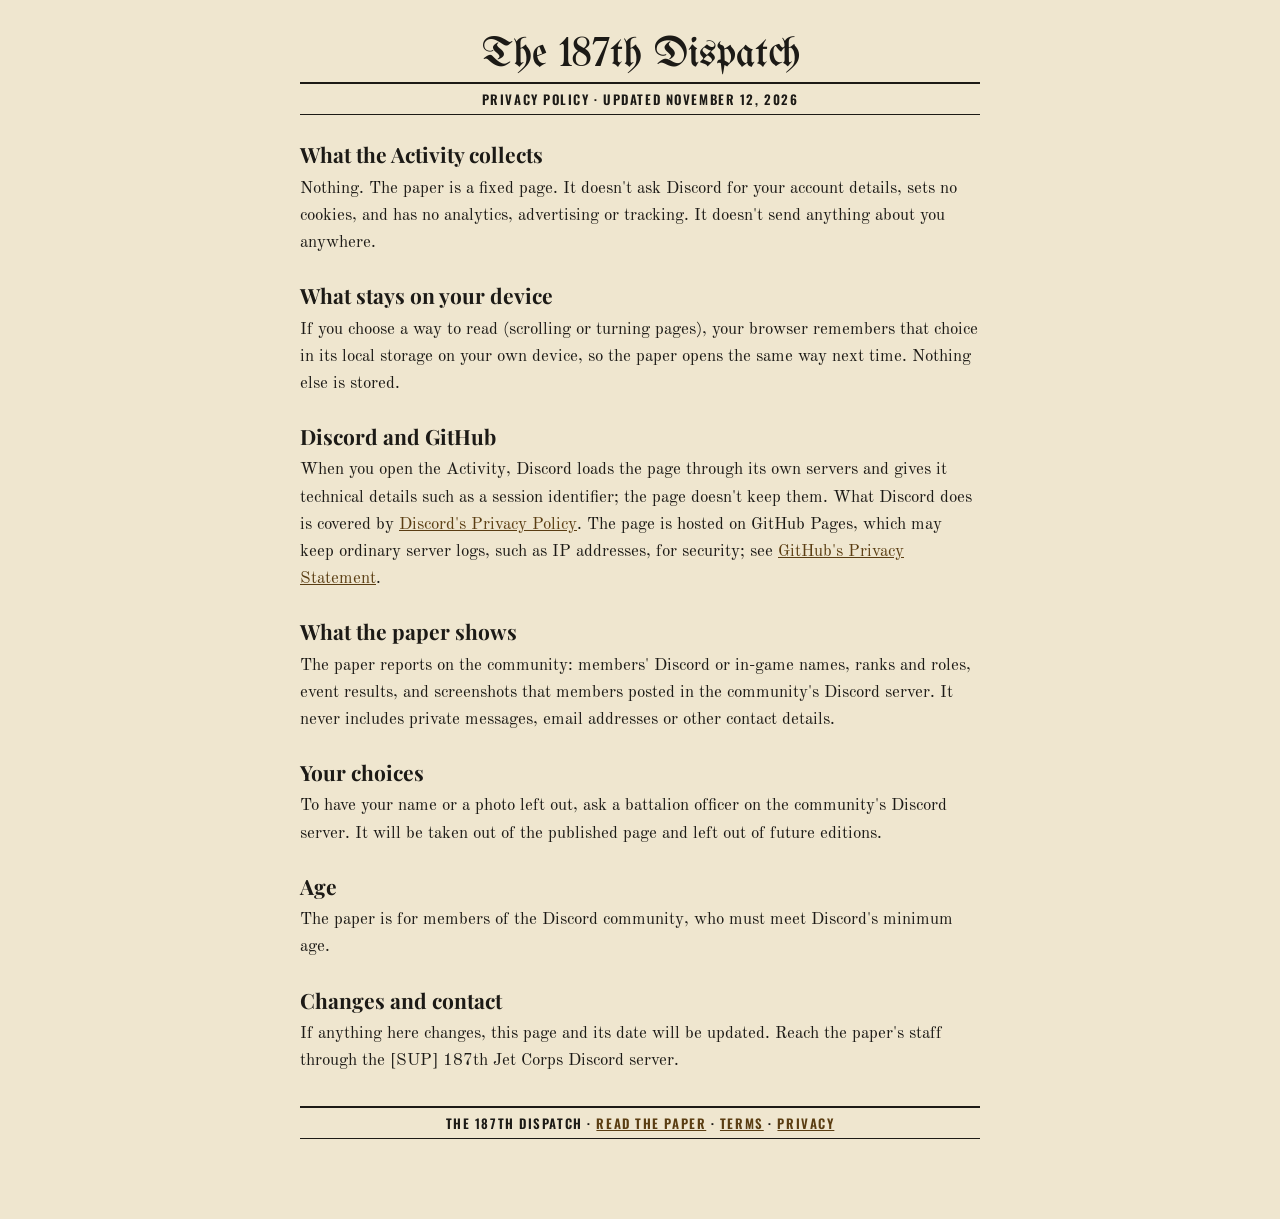
<file: privacy.html>
<!doctype html><html lang="en"><head><meta charset="utf-8"><meta name="viewport" content="width=device-width, initial-scale=1"><title>Privacy Policy · The 187th Dispatch</title><link rel="stylesheet" href="fonts.css"><style>:root{color-scheme:light}body{margin:0;background:#efe6cf;color:#1c1a16;font:17px/1.6 "Old Standard TT",Georgia,serif}main{max-width:680px;margin:0 auto;padding:32px max(16px,env(safe-area-inset-left,0px)) 56px}h1{font:400 42px/1.1 "UnifrakturMaguntia",Georgia,serif;margin:0 0 4px;text-align:center}.sub{text-align:center;font:600 13px/1.4 "Oswald",sans-serif;letter-spacing:.12em;text-transform:uppercase;border-top:2px solid #1c1a16;border-bottom:1px solid #1c1a16;padding:6px 0;margin:0 0 24px}h2{font:700 21px/1.3 "Playfair Display",Georgia,serif;margin:26px 0 6px}a{color:#5a3d12}p,li{margin:0 0 10px}</style></head><body><main>
<h1>The 187th Dispatch</h1><p class="sub">Privacy Policy · Updated November 12, 2026</p>
<h2>What the Activity collects</h2>
<p>Nothing. The paper is a fixed page. It doesn't ask Discord for your account details, sets no
cookies, and has no analytics, advertising or tracking. It doesn't send anything about you
anywhere.</p>
<h2>What stays on your device</h2>
<p>If you choose a way to read (scrolling or turning pages), your browser remembers that choice in
its local storage on your own device, so the paper opens the same way next time. Nothing else is
stored.</p>
<h2>Discord and GitHub</h2>
<p>When you open the Activity, Discord loads the page through its own servers and gives it
technical details such as a session identifier; the page doesn't keep them. What Discord does is
covered by <a href="https://discord.com/privacy">Discord's Privacy Policy</a>. The page is hosted
on GitHub Pages, which may keep ordinary server logs, such as IP addresses, for security; see
<a href="https://docs.github.com/site-policy/privacy-policies/github-general-privacy-statement">GitHub's
Privacy Statement</a>.</p>
<h2>What the paper shows</h2>
<p>The paper reports on the community: members' Discord or in-game names, ranks and roles, event
results, and screenshots that members posted in the community's Discord server. It never includes
private messages, email addresses or other contact details.</p>
<h2>Your choices</h2>
<p>To have your name or a photo left out, ask a battalion officer on the community's Discord
server. It will be taken out of the published page and left out of future editions.</p>
<h2>Age</h2>
<p>The paper is for members of the Discord community, who must meet Discord's minimum age.</p>
<h2>Changes and contact</h2>
<p>If anything here changes, this page and its date will be updated. Reach the paper's staff
through the [SUP] 187th Jet Corps Discord server.</p>
<p class="sub" style="margin-top:32px">The 187th Dispatch · <a href="index.html">Read the paper</a> · <a href="terms.html">Terms</a> · <a href="privacy.html">Privacy</a></p></main></body></html>
</file>
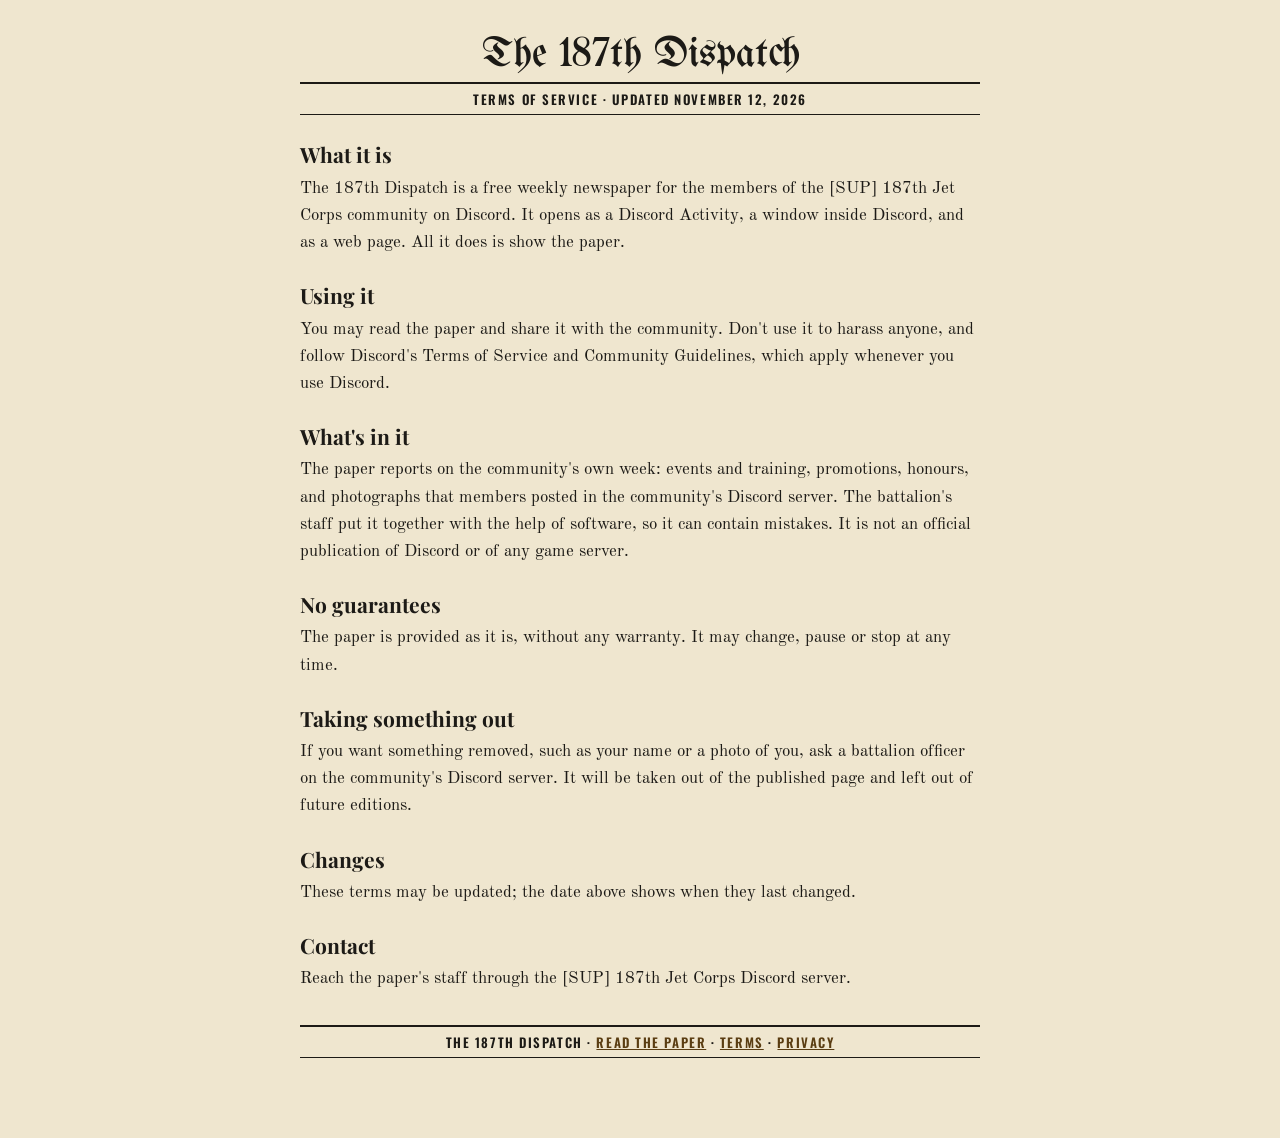
<file: terms.html>
<!doctype html><html lang="en"><head><meta charset="utf-8"><meta name="viewport" content="width=device-width, initial-scale=1"><title>Terms of Service · The 187th Dispatch</title><link rel="stylesheet" href="fonts.css"><style>:root{color-scheme:light}body{margin:0;background:#efe6cf;color:#1c1a16;font:17px/1.6 "Old Standard TT",Georgia,serif}main{max-width:680px;margin:0 auto;padding:32px max(16px,env(safe-area-inset-left,0px)) 56px}h1{font:400 42px/1.1 "UnifrakturMaguntia",Georgia,serif;margin:0 0 4px;text-align:center}.sub{text-align:center;font:600 13px/1.4 "Oswald",sans-serif;letter-spacing:.12em;text-transform:uppercase;border-top:2px solid #1c1a16;border-bottom:1px solid #1c1a16;padding:6px 0;margin:0 0 24px}h2{font:700 21px/1.3 "Playfair Display",Georgia,serif;margin:26px 0 6px}a{color:#5a3d12}p,li{margin:0 0 10px}</style></head><body><main>
<h1>The 187th Dispatch</h1><p class="sub">Terms of Service · Updated November 12, 2026</p>
<h2>What it is</h2>
<p>The 187th Dispatch is a free weekly newspaper for the members of the [SUP] 187th Jet Corps
community on Discord. It opens as a Discord Activity, a window inside Discord, and as a web page.
All it does is show the paper.</p>
<h2>Using it</h2>
<p>You may read the paper and share it with the community. Don't use it to harass anyone, and
follow Discord's Terms of Service and Community Guidelines, which apply whenever you use Discord.</p>
<h2>What's in it</h2>
<p>The paper reports on the community's own week: events and training, promotions, honours, and
photographs that members posted in the community's Discord server. The battalion's staff put it
together with the help of software, so it can contain mistakes. It is not an official publication
of Discord or of any game server.</p>
<h2>No guarantees</h2>
<p>The paper is provided as it is, without any warranty. It may change, pause or stop at any time.</p>
<h2>Taking something out</h2>
<p>If you want something removed, such as your name or a photo of you, ask a battalion officer on
the community's Discord server. It will be taken out of the published page and left out of future
editions.</p>
<h2>Changes</h2>
<p>These terms may be updated; the date above shows when they last changed.</p>
<h2>Contact</h2>
<p>Reach the paper's staff through the [SUP] 187th Jet Corps Discord server.</p>
<p class="sub" style="margin-top:32px">The 187th Dispatch · <a href="index.html">Read the paper</a> · <a href="terms.html">Terms</a> · <a href="privacy.html">Privacy</a></p></main></body></html>
</file>
<file: fonts.css>
@font-face {
  font-family: 'Old Standard TT';
  font-style: italic;
  font-weight: 400;
  font-display: swap;
  src: url(fonts/MwQsbh3o1vLImiwAVvYawgcf2eVer2q0bHNiZg.woff2) format('woff2');
  unicode-range: U+0100-02BA, U+02BD-02C5, U+02C7-02CC, U+02CE-02D7, U+02DD-02FF, U+0304, U+0308, U+0329, U+1D00-1DBF, U+1E00-1E9F, U+1EF2-1EFF, U+2020, U+20A0-20AB, U+20AD-20C4, U+2113, U+2C60-2C7F, U+A720-A7FF;
}
@font-face {
  font-family: 'Old Standard TT';
  font-style: italic;
  font-weight: 400;
  font-display: swap;
  src: url(fonts/MwQsbh3o1vLImiwAVvYawgcf2eVer2q6bHM.woff2) format('woff2');
  unicode-range: U+0000-00FF, U+0131, U+0152-0153, U+02BB-02BC, U+02C6, U+02DA, U+02DC, U+0304, U+0308, U+0329, U+2000-206F, U+20AC, U+2122, U+2191, U+2193, U+2212, U+2215, U+FEFF, U+FFFD;
}
@font-face {
  font-family: 'Old Standard TT';
  font-style: normal;
  font-weight: 400;
  font-display: swap;
  src: url(fonts/MwQubh3o1vLImiwAVvYawgcf2eVepFq4dHc.woff2) format('woff2');
  unicode-range: U+0100-02BA, U+02BD-02C5, U+02C7-02CC, U+02CE-02D7, U+02DD-02FF, U+0304, U+0308, U+0329, U+1D00-1DBF, U+1E00-1E9F, U+1EF2-1EFF, U+2020, U+20A0-20AB, U+20AD-20C4, U+2113, U+2C60-2C7F, U+A720-A7FF;
}
@font-face {
  font-family: 'Old Standard TT';
  font-style: normal;
  font-weight: 400;
  font-display: swap;
  src: url(fonts/MwQubh3o1vLImiwAVvYawgcf2eVeqlq4.woff2) format('woff2');
  unicode-range: U+0000-00FF, U+0131, U+0152-0153, U+02BB-02BC, U+02C6, U+02DA, U+02DC, U+0304, U+0308, U+0329, U+2000-206F, U+20AC, U+2122, U+2191, U+2193, U+2212, U+2215, U+FEFF, U+FFFD;
}
@font-face {
  font-family: 'Old Standard TT';
  font-style: normal;
  font-weight: 700;
  font-display: swap;
  src: url(fonts/MwQrbh3o1vLImiwAVvYawgcf2eVWEX-tRVZfX80.woff2) format('woff2');
  unicode-range: U+0100-02BA, U+02BD-02C5, U+02C7-02CC, U+02CE-02D7, U+02DD-02FF, U+0304, U+0308, U+0329, U+1D00-1DBF, U+1E00-1E9F, U+1EF2-1EFF, U+2020, U+20A0-20AB, U+20AD-20C4, U+2113, U+2C60-2C7F, U+A720-A7FF;
}
@font-face {
  font-family: 'Old Standard TT';
  font-style: normal;
  font-weight: 700;
  font-display: swap;
  src: url(fonts/MwQrbh3o1vLImiwAVvYawgcf2eVWEX-tS1Zf.woff2) format('woff2');
  unicode-range: U+0000-00FF, U+0131, U+0152-0153, U+02BB-02BC, U+02C6, U+02DA, U+02DC, U+0304, U+0308, U+0329, U+2000-206F, U+20AC, U+2122, U+2191, U+2193, U+2212, U+2215, U+FEFF, U+FFFD;
}
@font-face {
  font-family: 'Oswald';
  font-style: normal;
  font-weight: 500;
  font-display: swap;
  src: url(fonts/TK3IWkUHHAIjg75cFRf3bXL8LICs1_Fv40pKlN4NNSeSASz7FmlYHYjedg.woff2) format('woff2');
  unicode-range: U+0100-02BA, U+02BD-02C5, U+02C7-02CC, U+02CE-02D7, U+02DD-02FF, U+0304, U+0308, U+0329, U+1D00-1DBF, U+1E00-1E9F, U+1EF2-1EFF, U+2020, U+20A0-20AB, U+20AD-20C4, U+2113, U+2C60-2C7F, U+A720-A7FF;
}
@font-face {
  font-family: 'Oswald';
  font-style: normal;
  font-weight: 500;
  font-display: swap;
  src: url(fonts/TK3IWkUHHAIjg75cFRf3bXL8LICs1_Fv40pKlN4NNSeSASz7FmlWHYg.woff2) format('woff2');
  unicode-range: U+0000-00FF, U+0131, U+0152-0153, U+02BB-02BC, U+02C6, U+02DA, U+02DC, U+0304, U+0308, U+0329, U+2000-206F, U+20AC, U+2122, U+2191, U+2193, U+2212, U+2215, U+FEFF, U+FFFD;
}
@font-face {
  font-family: 'Oswald';
  font-style: normal;
  font-weight: 600;
  font-display: swap;
  src: url(fonts/TK3IWkUHHAIjg75cFRf3bXL8LICs1_Fv40pKlN4NNSeSASz7FmlYHYjedg.woff2) format('woff2');
  unicode-range: U+0100-02BA, U+02BD-02C5, U+02C7-02CC, U+02CE-02D7, U+02DD-02FF, U+0304, U+0308, U+0329, U+1D00-1DBF, U+1E00-1E9F, U+1EF2-1EFF, U+2020, U+20A0-20AB, U+20AD-20C4, U+2113, U+2C60-2C7F, U+A720-A7FF;
}
@font-face {
  font-family: 'Oswald';
  font-style: normal;
  font-weight: 600;
  font-display: swap;
  src: url(fonts/TK3IWkUHHAIjg75cFRf3bXL8LICs1_Fv40pKlN4NNSeSASz7FmlWHYg.woff2) format('woff2');
  unicode-range: U+0000-00FF, U+0131, U+0152-0153, U+02BB-02BC, U+02C6, U+02DA, U+02DC, U+0304, U+0308, U+0329, U+2000-206F, U+20AC, U+2122, U+2191, U+2193, U+2212, U+2215, U+FEFF, U+FFFD;
}
@font-face {
  font-family: 'Oswald';
  font-style: normal;
  font-weight: 700;
  font-display: swap;
  src: url(fonts/TK3IWkUHHAIjg75cFRf3bXL8LICs1_Fv40pKlN4NNSeSASz7FmlYHYjedg.woff2) format('woff2');
  unicode-range: U+0100-02BA, U+02BD-02C5, U+02C7-02CC, U+02CE-02D7, U+02DD-02FF, U+0304, U+0308, U+0329, U+1D00-1DBF, U+1E00-1E9F, U+1EF2-1EFF, U+2020, U+20A0-20AB, U+20AD-20C4, U+2113, U+2C60-2C7F, U+A720-A7FF;
}
@font-face {
  font-family: 'Oswald';
  font-style: normal;
  font-weight: 700;
  font-display: swap;
  src: url(fonts/TK3IWkUHHAIjg75cFRf3bXL8LICs1_Fv40pKlN4NNSeSASz7FmlWHYg.woff2) format('woff2');
  unicode-range: U+0000-00FF, U+0131, U+0152-0153, U+02BB-02BC, U+02C6, U+02DA, U+02DC, U+0304, U+0308, U+0329, U+2000-206F, U+20AC, U+2122, U+2191, U+2193, U+2212, U+2215, U+FEFF, U+FFFD;
}
@font-face {
  font-family: 'Playfair Display';
  font-style: italic;
  font-weight: 900;
  font-display: swap;
  src: url(fonts/nuFRD-vYSZviVYUb_rj3ij__anPXDTnCjmHKM4nYO7KN_gGUXt_A-W2r.woff2) format('woff2');
  unicode-range: U+0100-02BA, U+02BD-02C5, U+02C7-02CC, U+02CE-02D7, U+02DD-02FF, U+0304, U+0308, U+0329, U+1D00-1DBF, U+1E00-1E9F, U+1EF2-1EFF, U+2020, U+20A0-20AB, U+20AD-20C4, U+2113, U+2C60-2C7F, U+A720-A7FF;
}
@font-face {
  font-family: 'Playfair Display';
  font-style: italic;
  font-weight: 900;
  font-display: swap;
  src: url(fonts/nuFRD-vYSZviVYUb_rj3ij__anPXDTnCjmHKM4nYO7KN_gGUXtHA-Q.woff2) format('woff2');
  unicode-range: U+0000-00FF, U+0131, U+0152-0153, U+02BB-02BC, U+02C6, U+02DA, U+02DC, U+0304, U+0308, U+0329, U+2000-206F, U+20AC, U+2122, U+2191, U+2193, U+2212, U+2215, U+FEFF, U+FFFD;
}
@font-face {
  font-family: 'Playfair Display';
  font-style: normal;
  font-weight: 700;
  font-display: swap;
  src: url(fonts/nuFiD-vYSZviVYUb_rj3ij__anPXDTLYgFE_.woff2) format('woff2');
  unicode-range: U+0100-02BA, U+02BD-02C5, U+02C7-02CC, U+02CE-02D7, U+02DD-02FF, U+0304, U+0308, U+0329, U+1D00-1DBF, U+1E00-1E9F, U+1EF2-1EFF, U+2020, U+20A0-20AB, U+20AD-20C4, U+2113, U+2C60-2C7F, U+A720-A7FF;
}
@font-face {
  font-family: 'Playfair Display';
  font-style: normal;
  font-weight: 700;
  font-display: swap;
  src: url(fonts/nuFiD-vYSZviVYUb_rj3ij__anPXDTzYgA.woff2) format('woff2');
  unicode-range: U+0000-00FF, U+0131, U+0152-0153, U+02BB-02BC, U+02C6, U+02DA, U+02DC, U+0304, U+0308, U+0329, U+2000-206F, U+20AC, U+2122, U+2191, U+2193, U+2212, U+2215, U+FEFF, U+FFFD;
}
@font-face {
  font-family: 'Playfair Display';
  font-style: normal;
  font-weight: 900;
  font-display: swap;
  src: url(fonts/nuFiD-vYSZviVYUb_rj3ij__anPXDTLYgFE_.woff2) format('woff2');
  unicode-range: U+0100-02BA, U+02BD-02C5, U+02C7-02CC, U+02CE-02D7, U+02DD-02FF, U+0304, U+0308, U+0329, U+1D00-1DBF, U+1E00-1E9F, U+1EF2-1EFF, U+2020, U+20A0-20AB, U+20AD-20C4, U+2113, U+2C60-2C7F, U+A720-A7FF;
}
@font-face {
  font-family: 'Playfair Display';
  font-style: normal;
  font-weight: 900;
  font-display: swap;
  src: url(fonts/nuFiD-vYSZviVYUb_rj3ij__anPXDTzYgA.woff2) format('woff2');
  unicode-range: U+0000-00FF, U+0131, U+0152-0153, U+02BB-02BC, U+02C6, U+02DA, U+02DC, U+0304, U+0308, U+0329, U+2000-206F, U+20AC, U+2122, U+2191, U+2193, U+2212, U+2215, U+FEFF, U+FFFD;
}
@font-face {
  font-family: 'UnifrakturMaguntia';
  font-style: normal;
  font-weight: 400;
  font-display: swap;
  src: url(fonts/WWXPlieVYwiGNomYU-ciRLRvEmK7oaVemGZM.woff2) format('woff2');
  unicode-range: U+0000-00FF, U+0131, U+0152-0153, U+02BB-02BC, U+02C6, U+02DA, U+02DC, U+0304, U+0308, U+0329, U+2000-206F, U+20AC, U+2122, U+2191, U+2193, U+2212, U+2215, U+FEFF, U+FFFD;
}
</file>
<file: style.css>
.paper{--ink:#1d1a16;--rule:#2b2620;--paper:#f1e7cf;--paper-hi:rgba(255,252,240,.45);--grain:rgba(60,40,10,.07);
  --soft-rule:rgba(29,26,22,.42);--ref:#5a4a2a;--edge:#c8b78f;
  max-width:1320px;margin:0 auto;color:var(--ink);background-color:var(--paper);
  background-image:radial-gradient(var(--grain) 1px,transparent 1.3px),
    radial-gradient(ellipse at 50% 40%,rgba(255,251,238,.6),rgba(150,118,64,.2) 125%);
  background-size:3px 3px,100% 100%;padding:20px 30px 26px;border:1px solid var(--edge);
  box-shadow:0 14px 50px rgba(0,0,0,.55),inset 0 0 90px rgba(120,90,40,.2);
  font-family:'Old Standard TT','Times New Roman',Georgia,serif;font-size:14.2px;line-height:1.42;text-align:left}
.paper a.refl{color:var(--ref);border-bottom:1px dotted var(--ref);font-size:.8em;text-decoration:none;cursor:pointer}
.np-top{display:grid;grid-template-columns:190px 1fr 190px;gap:16px;align-items:center}
.np-top>*,.np-toprow>*,.np-under>*{min-width:0}
.np-ear{border:2px solid var(--rule);padding:6px 9px;font:600 11px/1.3 'Oswald','Arial Narrow',sans-serif;
  letter-spacing:.05em;text-transform:uppercase;text-align:center}
.np-ear b{display:block;font:italic 12.5px/1.3 'Old Standard TT',serif;text-transform:none;letter-spacing:0;margin-top:3px}
.np-title{font-family:'UnifrakturMaguntia','Old English Text MT','Times New Roman',serif;font-weight:400;
  font-size:clamp(40px,7.6vw,100px);line-height:1;text-align:center;margin:0;text-wrap:balance}
.np-motto{text-align:center;font-style:italic;font-size:12.5px;margin-top:3px}
.np-folio{display:flex;justify-content:space-between;gap:10px;border-top:3px solid var(--rule);
  border-bottom:1px solid var(--rule);margin-top:10px;padding:4px 2px;
  font:600 11.5px/1.4 'Oswald','Arial Narrow',sans-serif;letter-spacing:.09em;text-transform:uppercase}
.np-banner{font:700 clamp(28px,5.4vw,68px)/.97 'Oswald','Arial Narrow','Helvetica Neue',sans-serif;
  text-transform:uppercase;text-align:center;margin:14px 0 6px;letter-spacing:-.005em;text-wrap:balance}
.np-decks{text-align:center;margin:0 auto 12px;max-width:940px}
.np-deck{font:italic 700 17px/1.25 'Old Standard TT',serif;margin:3px 0;text-wrap:balance}
.np-deck+.np-deck::before{content:'';display:block;width:110px;margin:5px auto;border-top:1px solid var(--rule)}
.np-toprow{display:grid;grid-template-columns:3fr 1.3fr;border-top:4px double var(--rule);padding-top:10px}
.np-lead{padding-right:18px;border-right:1px solid var(--rule)}
.np-lead .np-body{column-count:2;column-gap:20px;column-rule:1px solid var(--soft-rule);font-size:15px;line-height:1.45}
.np-body p{margin:0 0 7px;text-align:justify;hyphens:auto;-webkit-hyphens:auto;overflow-wrap:break-word}
.np-under{display:grid;grid-template-columns:1fr 1fr;gap:16px;margin-top:10px;border-top:1px solid var(--rule);padding-top:10px}
.np-under .np-col{border-bottom:none;margin:0;padding:0}
.np-under .np-box{margin:0}
.np-dateline{font-variant:small-caps;font-weight:700;letter-spacing:.02em}
.np-src{font-size:11px;font-style:italic;text-align:right!important}
.np-engraving{float:right;width:132px;margin:2px 0 8px 14px;text-align:center;font-size:10.5px;font-style:italic;line-height:1.25}
.np-engraving svg{width:100%;height:auto;display:block}
.np-side{padding-left:16px}
.np-box{border:3px double var(--rule);padding:8px 10px;margin-bottom:12px;background:var(--paper-hi)}
.np-box h3,.np-col h3.np-label{font:700 14.5px/1.1 'Oswald','Arial Narrow',sans-serif;letter-spacing:.14em;text-transform:uppercase;
  text-align:center;margin:0 0 7px;border-bottom:1px solid var(--rule);padding-bottom:4px}
.np-orders ol{margin:0;padding:0;list-style:none}
.np-orders li{margin:0 0 7px;padding-left:22px;position:relative;font-size:13.4px;line-height:1.35;text-align:left}
.np-orders li::before{content:'☞';position:absolute;left:0;top:-2px;font-size:16px}
.np-orders li.np-p1{font-weight:700}
.np-orders li.np-p3{font-size:12.6px}
.np-orders .np-from{font-size:10.5px;font-style:italic;opacity:.8}
.np-editorial .np-body p{font-size:13.4px}
.np-cols{column-count:4;column-gap:20px;column-rule:1px solid var(--soft-rule);margin-top:14px;
  border-top:3px solid var(--rule);padding-top:12px}
.np-col{break-inside:avoid;margin:0 0 14px;padding-bottom:10px;border-bottom:1px solid var(--soft-rule)}
.np-head{font:900 19.5px/1.08 'Playfair Display',Georgia,serif;text-transform:uppercase;text-align:center;margin:0 0 5px;text-wrap:balance}
.np-col .np-deck{font-size:13.6px}
.np-col.blotter .np-head,.np-col.sports .np-head{font:700 21px/1.05 'Oswald','Arial Narrow',sans-serif;letter-spacing:.01em}
.np-table{width:100%;border-collapse:collapse;font-size:12.6px}
.np-table th{font:600 10.5px 'Oswald',sans-serif;letter-spacing:.08em;text-transform:uppercase;
  border-bottom:1.5px solid var(--rule);text-align:left;padding:2px 3px}
.np-table td{border-bottom:1px dotted var(--soft-rule);padding:2px 3px}
.np-table .n{text-align:right;font-variant-numeric:tabular-nums;white-space:nowrap}
.np-table tr.miss td{font-style:italic}
.np-table tr.sub td{font-size:11.5px;padding-left:12px}
.np-weather svg{width:100%;height:auto;display:block}
.np-weather p,.np-files p,.np-quote p{font-size:12.8px;text-align:justify;margin:4px 0}
.np-files blockquote,.np-quote blockquote{margin:6px 0;font-style:italic;text-align:justify;font-size:13.2px}
.np-ads{display:flex;flex-wrap:wrap;gap:22px 16px;margin-top:16px;
  border-top:4px double var(--rule);padding-top:22px}
.np-ad{flex:1 1 205px;position:relative;padding:30px 12px 12px;text-align:center;background:var(--paper-hi);border:2px solid var(--rule)}
.np-ad .ah{font:700 23px/1 'Oswald','Arial Narrow',sans-serif;letter-spacing:.03em;text-transform:uppercase;margin:0 8px 3px}
.np-ad .as{font:italic 13px/1.25 'Old Standard TT',serif;margin-bottom:6px}
.np-ad .al{font-size:12.6px;line-height:1.33;margin:3px 0}
.np-ad .ac{margin-top:8px;font:600 11px 'Oswald',sans-serif;letter-spacing:.1em;text-transform:uppercase;
  border-top:1px solid var(--rule);padding-top:5px}
.np-ad .price{position:absolute;right:-8px;top:-20px;transform:rotate(10deg);width:60px;height:60px;border-radius:50%;
  background:var(--ink);color:var(--paper);display:flex;align-items:center;justify-content:center;text-align:center;
  font:700 11.5px/1.05 'Oswald',sans-serif;padding:6px;box-shadow:0 0 0 3px var(--paper),0 0 0 4px var(--ink)}
.np-ad:has(>.price){padding-top:54px}      /* the head starts below the price badge */
.np-ad.k-commission{border:5px double var(--rule)}
.np-ad.k-commission .ah{font:italic 900 25px/1 'Playfair Display',Georgia,serif;text-transform:none}
.np-ad.k-game{border:2px dashed var(--rule)}
.np-ad.k-game .ah{font-size:26px;letter-spacing:.06em}
.np-ad.k-nexu{border:3px solid var(--rule);outline:1px solid var(--rule);outline-offset:3px}
.np-ad.k-nexu .ah{font:400 27px/1.05 'UnifrakturMaguntia','Old English Text MT',serif;text-transform:none}
.np-ad.k-fx{background-image:repeating-linear-gradient(45deg,var(--grain) 0 2px,transparent 2px 7px)}
.np-ad.k-fx .ah{font-family:'Playfair Display',serif;font-weight:900;letter-spacing:.08em}
.np-ad.k-school .ah::before{content:'★ '}.np-ad.k-school .ah::after{content:' ★'}
.np-ad.k-school{border-width:3px;border-radius:2px}
.np-class{column-count:4;column-gap:18px;column-rule:1px solid var(--soft-rule);margin-top:16px;
  border-top:3px solid var(--rule);padding-top:6px;font-size:12.6px}
.np-class h3{column-span:all;font:700 15px 'Oswald',sans-serif;letter-spacing:.2em;text-align:center;margin:0 0 6px;
  border-bottom:1px solid var(--rule);padding-bottom:4px;text-transform:uppercase}
.np-class p{margin:0 0 7px;text-align:justify;break-inside:avoid}
.np-class b{font-family:'Oswald',sans-serif;letter-spacing:.06em;font-weight:700}
.np-photo{margin:0 0 10px;break-inside:avoid}
.np-ph{position:relative;overflow:hidden;border:1px solid var(--rule);background:var(--paper)}
.np-ph img{display:block;width:100%;height:auto;max-width:100%;filter:grayscale(1) sepia(.22) contrast(1.16) brightness(1.04)}
.np-ph::after{content:'';position:absolute;inset:0;pointer-events:none;mix-blend-mode:multiply;
  background-image:radial-gradient(rgba(29,26,22,.34) .9px,transparent 1.3px);background-size:3px 3px}
.np-photo figcaption{font:italic 12.2px/1.32 'Old Standard TT',serif;margin-top:4px;text-align:left}
.np-credit{display:block;font:500 10.5px/1.3 'Oswald','Arial Narrow',sans-serif;letter-spacing:.07em;
  text-transform:uppercase;opacity:.78;margin-top:2px;font-style:normal}
.np-leadphoto{margin:0 0 12px}
.np-leadphoto img{max-height:440px;object-fit:cover;object-position:50% 30%}
.np-grid .np-ph img,.np-scenes .np-ph img{aspect-ratio:4/3;object-fit:cover;object-position:50% 30%}
.np-gallery{margin-top:14px;border-top:3px solid var(--rule);padding-top:8px}
.np-gallery h3{font:700 15px 'Oswald','Arial Narrow',sans-serif;letter-spacing:.2em;text-align:center;
  text-transform:uppercase;margin:0 0 10px}
.np-grid{display:grid;grid-template-columns:repeat(auto-fill,minmax(min(250px,100%),1fr));gap:14px}
.np-tow-name{font:900 24px/1.05 'Playfair Display',Georgia,serif;text-align:center;margin:4px 0 6px;text-wrap:balance}
.np-tow p{text-align:center;font-size:13px;margin:0}
.np-foot{margin-top:14px;border-top:1px solid var(--rule);padding-top:6px;font-size:11.5px;text-align:center;font-style:italic}
.np-byline{text-align:center;font-variant:small-caps;font-size:12px;margin:-2px 0 8px}
@media (max-width:1150px){.np-cols,.np-class{column-count:3}}
@media (max-width:900px){.np-toprow{grid-template-columns:1fr}.np-lead{border-right:none;padding-right:0}
  .np-side{padding-left:0;margin-top:12px}.np-cols,.np-class{column-count:2}.np-top{grid-template-columns:1fr}.np-ear{display:none}}
@media (max-width:600px){.paper{padding:14px 12px}.np-cols,.np-class,.np-lead .np-body{column-count:1}
  .np-under{grid-template-columns:1fr}.np-folio{flex-direction:column;align-items:center}.np-engraving{display:none}
}

.paper.np-sheet{max-width:none;margin:0;box-shadow:none;border:0;padding:22px 30px 24px}
.np-run{display:flex;justify-content:space-between;align-items:baseline;gap:12px;border-bottom:3px double var(--rule);
  padding:0 2px 6px;margin-bottom:14px;font:600 11.5px/1.4 'Oswald','Arial Narrow',sans-serif;letter-spacing:.09em;
  text-transform:uppercase}
.np-run-t{font:400 30px/1 'UnifrakturMaguntia','Old English Text MT',serif;letter-spacing:0;text-transform:none}
.np-sheet .np-gallery{margin-top:0;border-top:0;padding-top:0}
.np-sheet .np-cols{margin-top:0;border-top:0;padding-top:2px}
.np-sheet .np-ads{margin-top:4px;border-top:0;padding-top:18px}
/* A page is a broadsheet at any screen size: pin the 1000px layout against the paper's phone rules. */
.np-sheet .np-title{font-size:76px}
.np-sheet .np-banner{font-size:54px}
.np-sheet .np-top{grid-template-columns:190px 1fr 190px}
.np-sheet .np-ear{display:block}
.np-sheet .np-folio{flex-direction:row;align-items:normal}
.np-sheet .np-toprow{grid-template-columns:3fr 1.3fr}
.np-sheet .np-lead{padding-right:18px;border-right:1px solid var(--rule)}
.np-sheet .np-lead .np-body{column-count:2}
.np-sheet .np-side{padding-left:16px;margin-top:0}
.np-sheet .np-under{grid-template-columns:1fr 1fr}
.np-sheet .np-engraving{display:block}
.np-sheet .np-cols,.np-sheet .np-class{column-count:3}

:root{--desk:#25211d;--desk-ink:#ece2c8;--desk-mut:#b6aa8e;--brass:#c9a96a;--sheet:#f1e7cf;color-scheme:dark}
[hidden]{display:none!important}
html,body{margin:0;background:var(--desk);color:var(--desk-ink)}
body{font:15px/1.45 'Old Standard TT',Georgia,serif;min-height:100vh}
.rd-bar{position:sticky;top:0;z-index:5;display:flex;align-items:center;flex-wrap:wrap;gap:8px 14px;
  padding:8px max(16px, env(safe-area-inset-right, 0px)) 8px max(16px, env(safe-area-inset-left, 0px));
  background:rgba(27,24,20,.95);border-bottom:1px solid rgba(201,169,106,.28);box-shadow:0 6px 18px rgba(0,0,0,.35)}
.rd-brand{display:flex;flex-direction:column;gap:3px;margin-right:auto;min-width:0}
.rd-mast{font:400 26px/1 'UnifrakturMaguntia','Old English Text MT',serif;color:var(--sheet);white-space:nowrap}
.rd-ed{font:600 10.5px/1.2 'Oswald','Arial Narrow',sans-serif;letter-spacing:.13em;text-transform:uppercase;color:var(--desk-mut)}
.rd-tabs,.rd-group{display:flex;gap:4px;flex-wrap:wrap}
.rd-tab,.rd-btn{font:600 11.5px/1 'Oswald','Arial Narrow',sans-serif;letter-spacing:.09em;text-transform:uppercase;
  color:var(--desk-ink);background:transparent;border:1px solid rgba(236,226,200,.28);border-radius:999px;
  padding:9px 12px;min-height:34px;cursor:pointer}
.rd-tab:hover,.rd-btn:hover{border-color:var(--brass)}
.rd-tab[aria-current="page"],.rd-btn[aria-pressed="true"]{background:var(--sheet);color:#1d1a16;border-color:var(--sheet)}
.rd-btn:disabled{opacity:.35;cursor:default;border-color:rgba(236,226,200,.28)}
.rd-tab:focus-visible,.rd-btn:focus-visible,.rd-turn:focus-visible{outline:2px solid var(--brass);outline-offset:2px}
.rd-zfit{min-width:4.2em}
.rd-hint{position:fixed;top:72px;left:50%;transform:translateX(-50%);z-index:6;max-width:min(92vw,440px);
  background:var(--sheet);color:#1d1a16;border-radius:10px;padding:10px 14px;text-align:center;
  font:italic 14px/1.35 'Old Standard TT',serif;box-shadow:0 10px 30px rgba(0,0,0,.45)}
.rd-book{padding:20px max(16px, env(safe-area-inset-right, 0px)) 104px max(16px, env(safe-area-inset-left, 0px));
  overflow-x:auto;overflow-y:hidden;touch-action:manipulation}
.rd-page{min-width:0}
.rd-frame{position:relative;margin:0 auto 26px;box-shadow:0 18px 50px rgba(0,0,0,.6)}
.rd-frame>.paper{width:1000px;box-sizing:border-box}
.rd-js .rd-book{display:grid}
.rd-js .rd-page{grid-area:1/1}
.rd-js .rd-page:not(.on){display:none}
.rd-js .rd-frame>.paper{position:absolute;left:0;top:0;transform-origin:0 0}
.rd-zoomed .rd-frame{cursor:zoom-out}
.rd-page.out-l,.rd-page.out-r{z-index:2;pointer-events:none}
.rd-page.out-l{transform-origin:left center;animation:rd-out-l .45s ease-in forwards}
.rd-page.out-r{transform-origin:right center;animation:rd-out-r .45s ease-in forwards}
.rd-page.in-r{animation:rd-in-r .45s ease-out}
.rd-page.in-l{animation:rd-in-l .45s ease-out}
@keyframes rd-out-l{to{transform:perspective(2400px) rotateY(-72deg) translateX(-3%);opacity:0}}
@keyframes rd-out-r{to{transform:perspective(2400px) rotateY(72deg) translateX(3%);opacity:0}}
@keyframes rd-in-r{from{transform:translateX(4%);opacity:0}}
@keyframes rd-in-l{from{transform:translateX(-4%);opacity:0}}
@media (prefers-reduced-motion:reduce){.rd-page{animation:none!important}}
.rd-nav{position:fixed;left:50%;bottom:max(14px, env(safe-area-inset-bottom, 0px));transform:translateX(-50%);z-index:6;
  display:flex;align-items:center;gap:6px;padding:6px;border-radius:999px;background:rgba(27,24,20,.95);
  border:1px solid rgba(201,169,106,.32);box-shadow:0 10px 28px rgba(0,0,0,.5)}
.rd-turn{width:46px;height:46px;border-radius:50%;border:0;background:var(--sheet);color:#1d1a16;cursor:pointer;
  font:700 26px/1 'Playfair Display',Georgia,serif;display:flex;align-items:center;justify-content:center;padding:0 0 3px}
.rd-turn:disabled{opacity:.3;cursor:default}
.rd-count{font:600 11.5px/1.25 'Oswald','Arial Narrow',sans-serif;letter-spacing:.1em;text-transform:uppercase;
  text-align:center;min-width:11.5em;padding:0 6px}
.rd-count b{display:block;font-weight:600;color:var(--desk-mut);letter-spacing:.06em}
.rd-read{padding:20px max(16px, env(safe-area-inset-right, 0px)) 40px max(16px, env(safe-area-inset-left, 0px))}
@media (max-width:760px){.rd-tabs{display:none}.rd-mast{font-size:21px}.rd-bar{gap:6px 10px}}
@media (max-width:420px){.rd-ed{display:none}.rd-tab,.rd-btn{padding:8px 9px}.rd-count{min-width:9.5em}}
</file>
